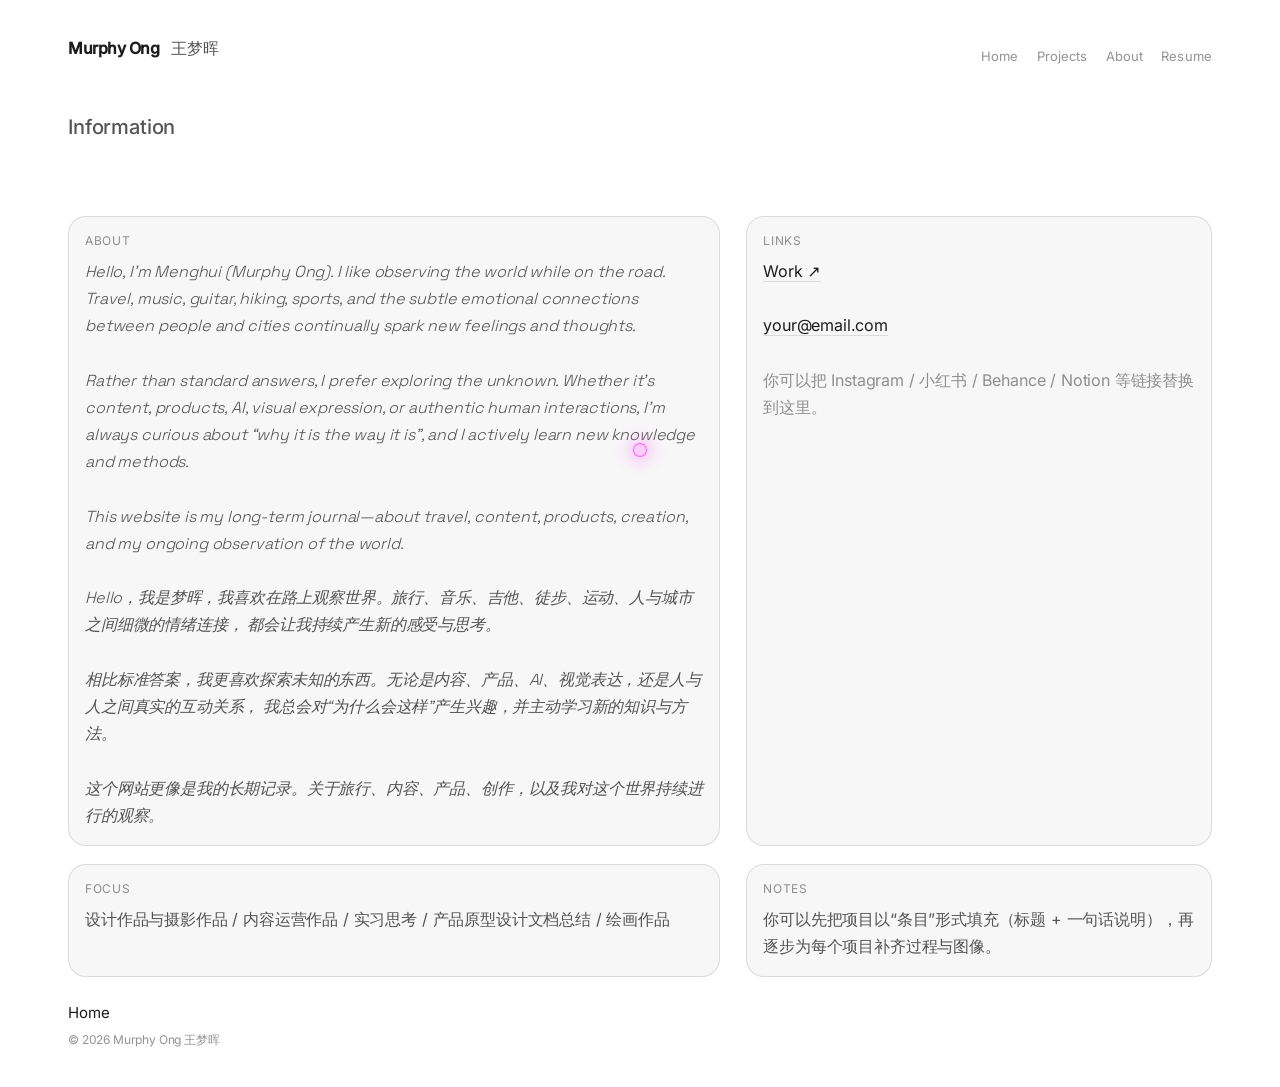
<file: info.html>
<!doctype html>
<html lang="zh-CN">
  <head>
    <meta charset="utf-8" />
    <meta name="viewport" content="width=device-width, initial-scale=1" />
    <title>Information — Murphy Ong 王梦晖</title>
    <meta name="description" content="Murphy Ong 王梦晖 — Information / 简介与联系" />
    <link rel="icon" href="./favicon.svg" type="image/svg+xml" />
    <link rel="stylesheet" href="./fonts.css?v=20260514_4" />
    <link rel="stylesheet" href="./styles.css?v=20260514_4" />
  </head>
  <body data-page="info">
    <div class="cursor" id="cursor" aria-hidden="true"></div>
    <div class="pageFade" id="pageFade" aria-hidden="true"></div>

    <main class="shell">
      <header class="top">
        <div class="brand">
          <a class="brandLink magnetic" href="./index.html" data-cursor="hover">
            <span class="brandEn">Murphy Ong</span>
            <span class="brandZh">王梦晖</span>
          </a>
        </div>
        <nav class="topNav" aria-label="Primary">
          <a class="magnetic" data-cursor="hover" href="./index.html">Home</a>
          <a class="magnetic" data-cursor="hover" href="./work.html">Projects</a>
          <a class="magnetic" data-cursor="hover" href="./index.html#about">About</a>
          <a class="magnetic" data-cursor="hover" href="./resume.html">Resume</a>
        </nav>
      </header>

      <div class="pageTitle">Information</div>
      <div class="hr"></div>

      <section class="projectGrid" aria-label="About cards">
        <div class="card">
          <div class="cardTitle">ABOUT</div>
          <p class="bioCopy">
            <span class="bioEn">
              Hello, I’m Menghui (Murphy Ong). I like observing the world while on the road.
              Travel, music, guitar, hiking, sports, and the subtle emotional connections between people and cities
              continually spark new feelings and thoughts.
              <br /><br />
              Rather than standard answers, I prefer exploring the unknown. Whether it’s content, products, AI,
              visual expression, or authentic human interactions, I’m always curious about “why it is the way it is”,
              and I actively learn new knowledge and methods.
              <br /><br />
              This website is my long-term journal—about travel, content, products, creation,
              and my ongoing observation of the world.
            </span>
            <br /><br />
            <span class="bioZh">
              Hello，我是梦晖，我喜欢在路上观察世界。旅行、音乐、吉他、徒步、运动、人与城市之间细微的情绪连接，
              都会让我持续产生新的感受与思考。
              <br /><br />
              相比标准答案，我更喜欢探索未知的东西。无论是内容、产品、AI、视觉表达，还是人与人之间真实的互动关系，
              我总会对“为什么会这样”产生兴趣，并主动学习新的知识与方法。
              <br /><br />
              这个网站更像是我的长期记录。关于旅行、内容、产品、创作，以及我对这个世界持续进行的观察。
            </span>
          </p>
        </div>

        <div class="card">
          <div class="cardTitle">LINKS</div>
          <p>
            <a class="magnetic" data-cursor="hover" href="./work.html">Work ↗</a>
            <br /><br />
            <a class="magnetic" data-cursor="hover" href="mailto:your@email.com">your@email.com</a>
            <br /><br />
            <span style="color: var(--dim)">你可以把 Instagram / 小红书 / Behance / Notion 等链接替换到这里。</span>
          </p>
        </div>

        <div class="card">
          <div class="cardTitle">FOCUS</div>
          <p>
            设计作品与摄影作品 / 内容运营作品 / 实习思考 / 产品原型设计文档总结 / 绘画作品
          </p>
        </div>

        <div class="card">
          <div class="cardTitle">NOTES</div>
          <p>
            你可以先把项目以“条目”形式填充（标题 + 一句话说明），再逐步为每个项目补齐过程与图像。
          </p>
        </div>
      </section>

      <footer class="footer">
        <a class="navItem magnetic" href="./index.html" data-cursor="hover">Home</a>
        <div style="height: 10px"></div>
        <span>© <span id="year"></span> Murphy Ong 王梦晖</span>
      </footer>
    </main>

    <script src="./projects.js?v=20260514_4"></script>
    <script src="./main.js?v=20260514_4"></script>
  </body>
</html>
</file>
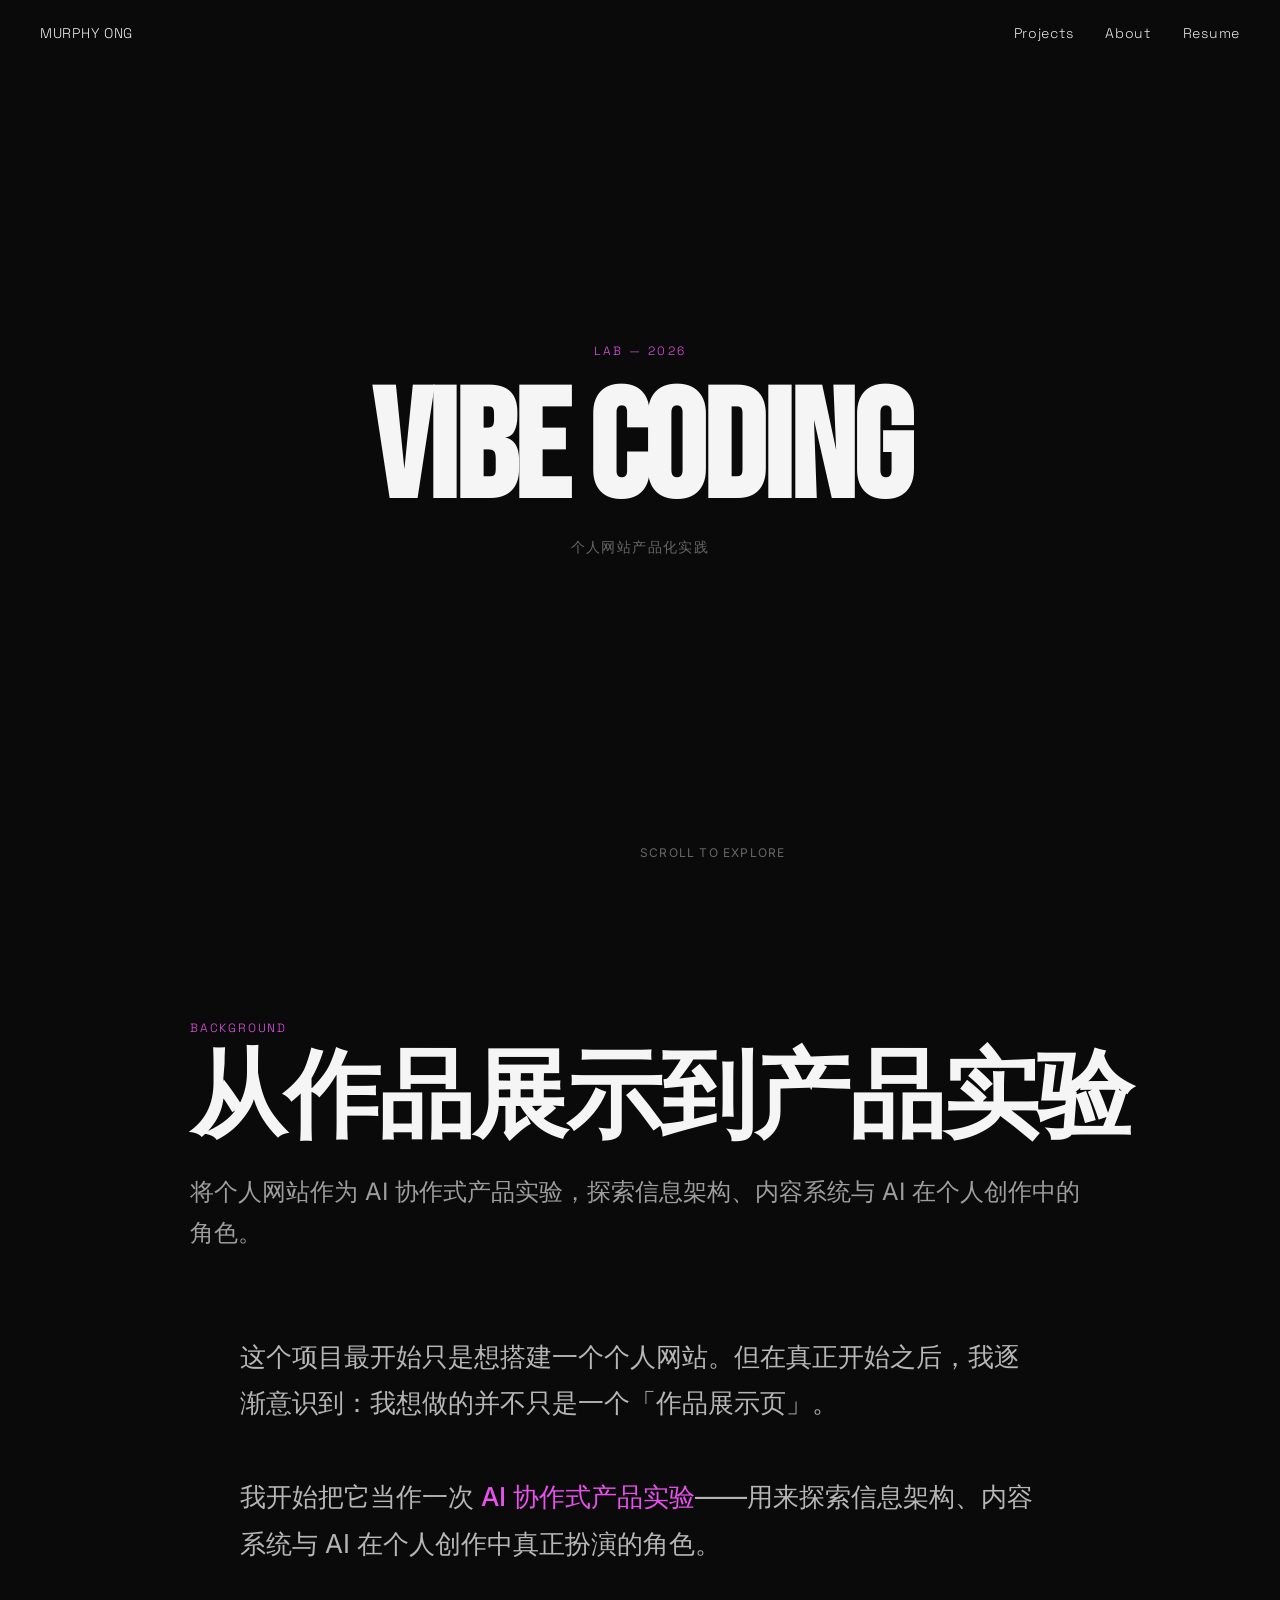
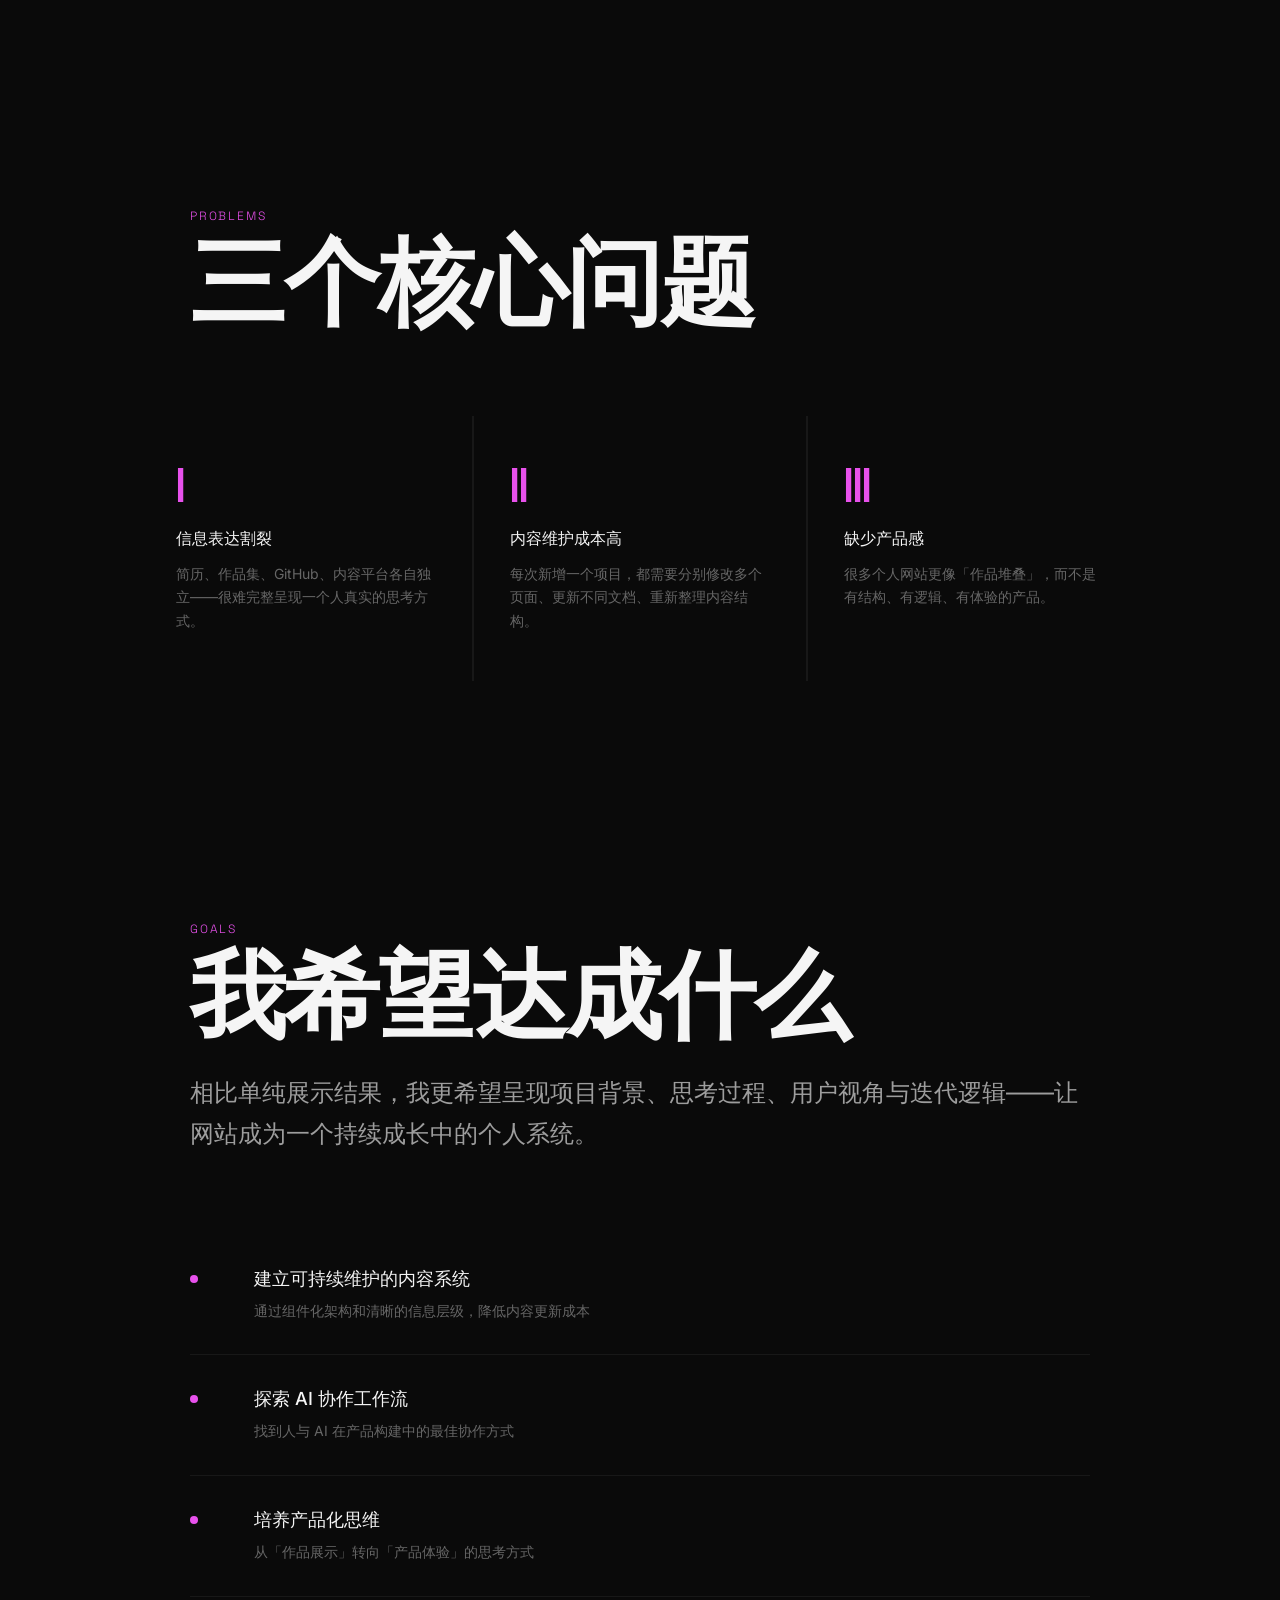
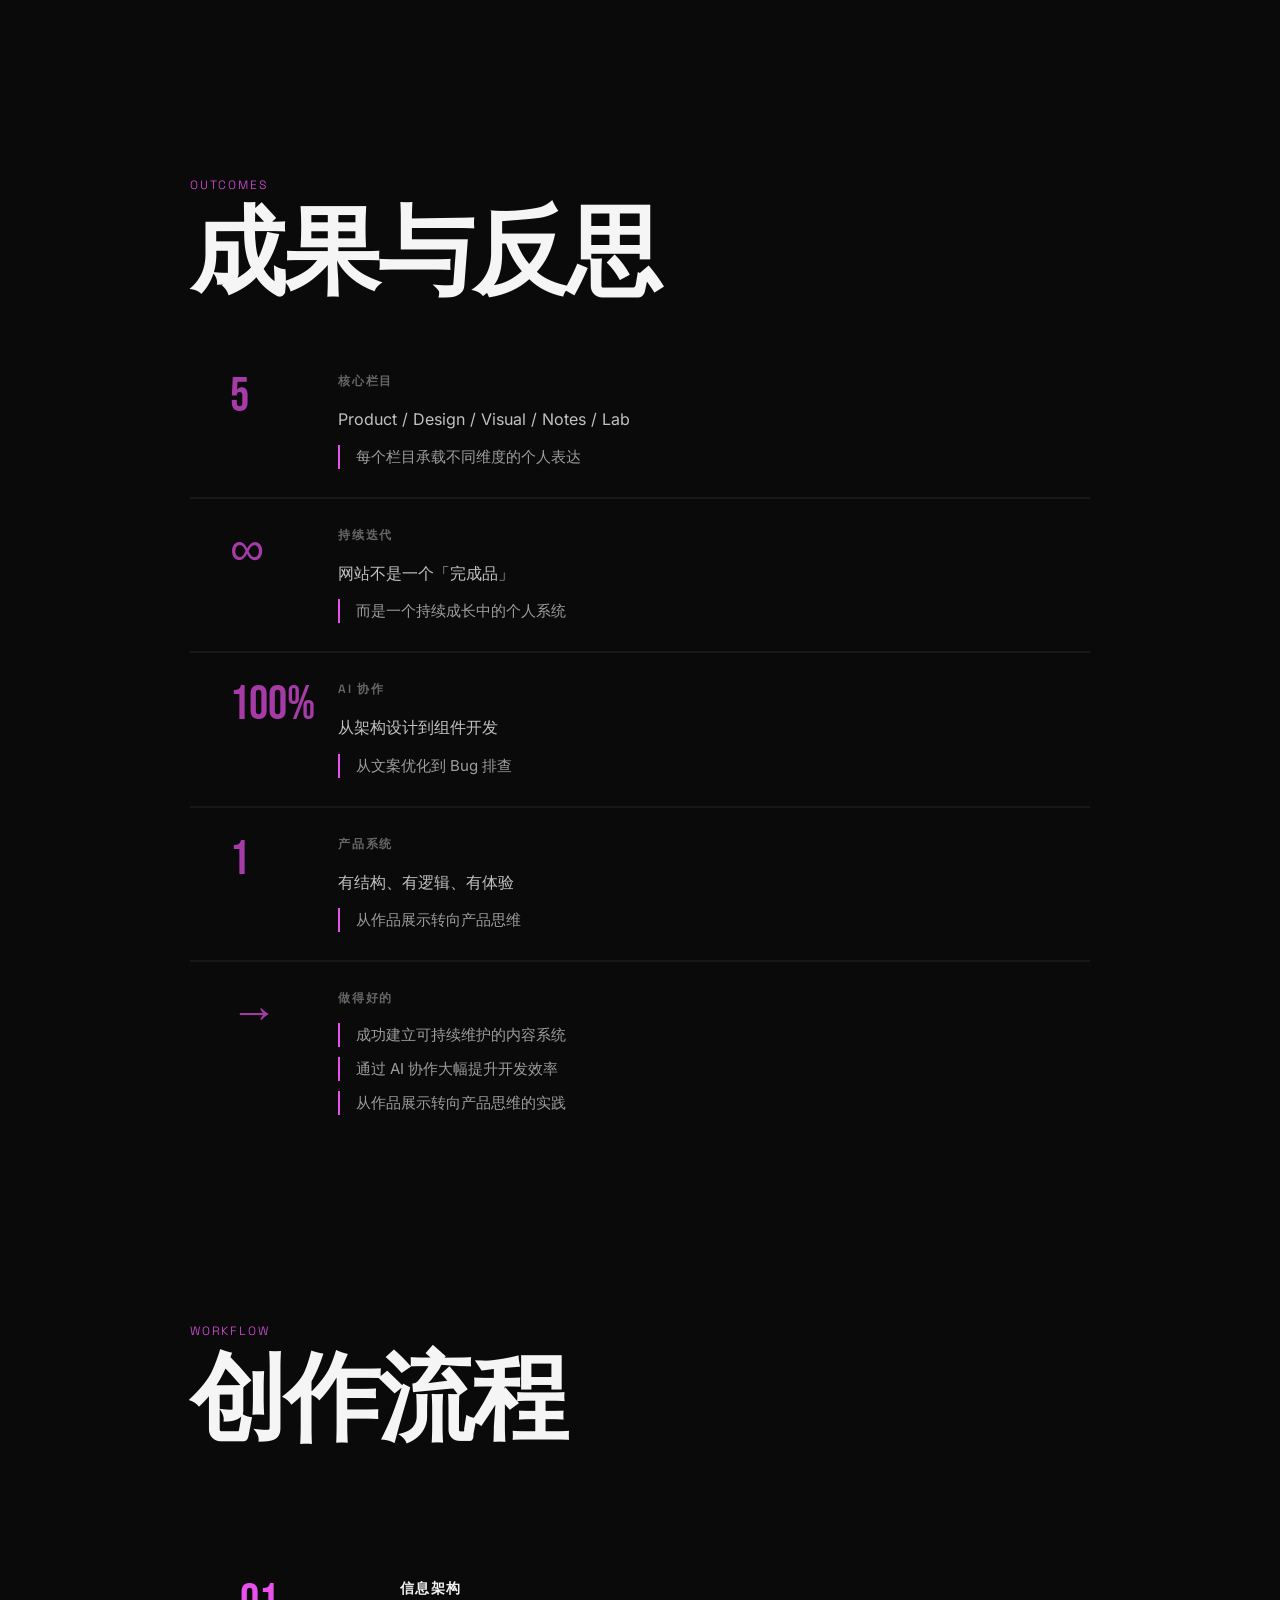
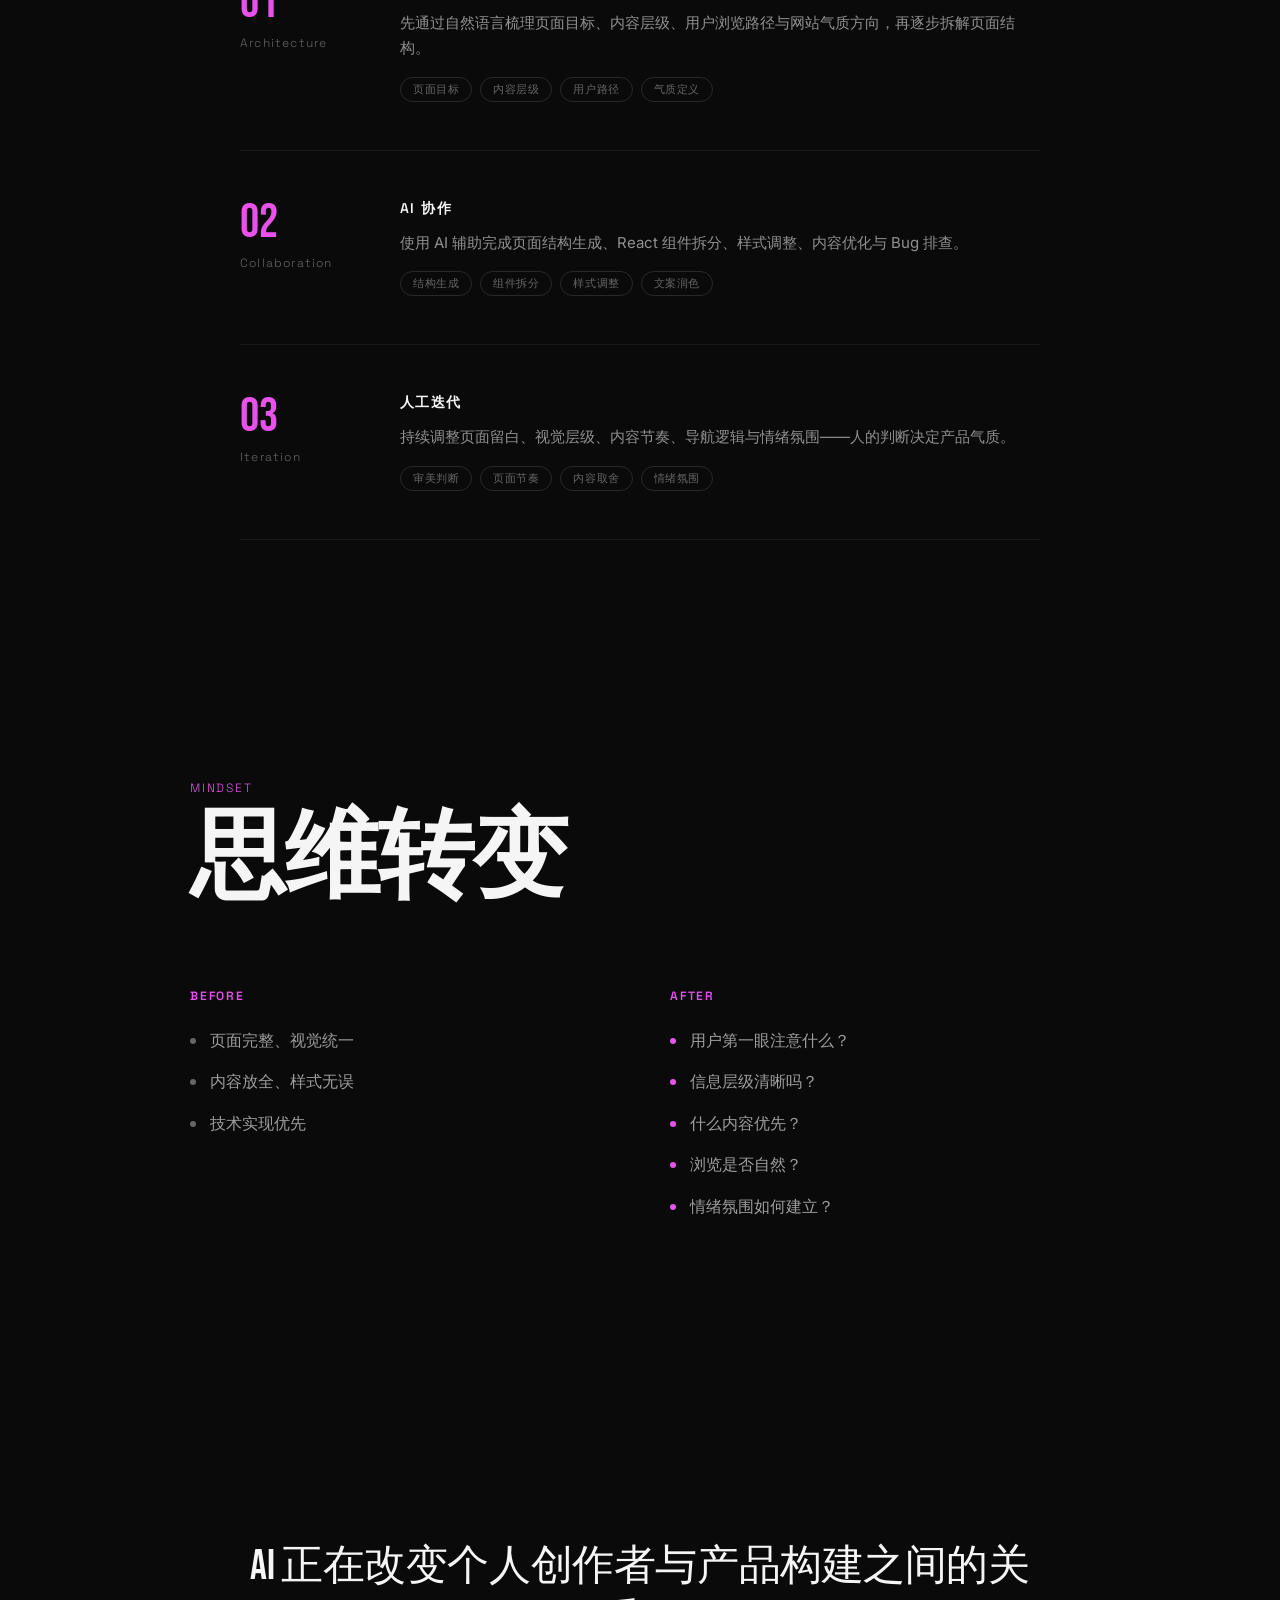
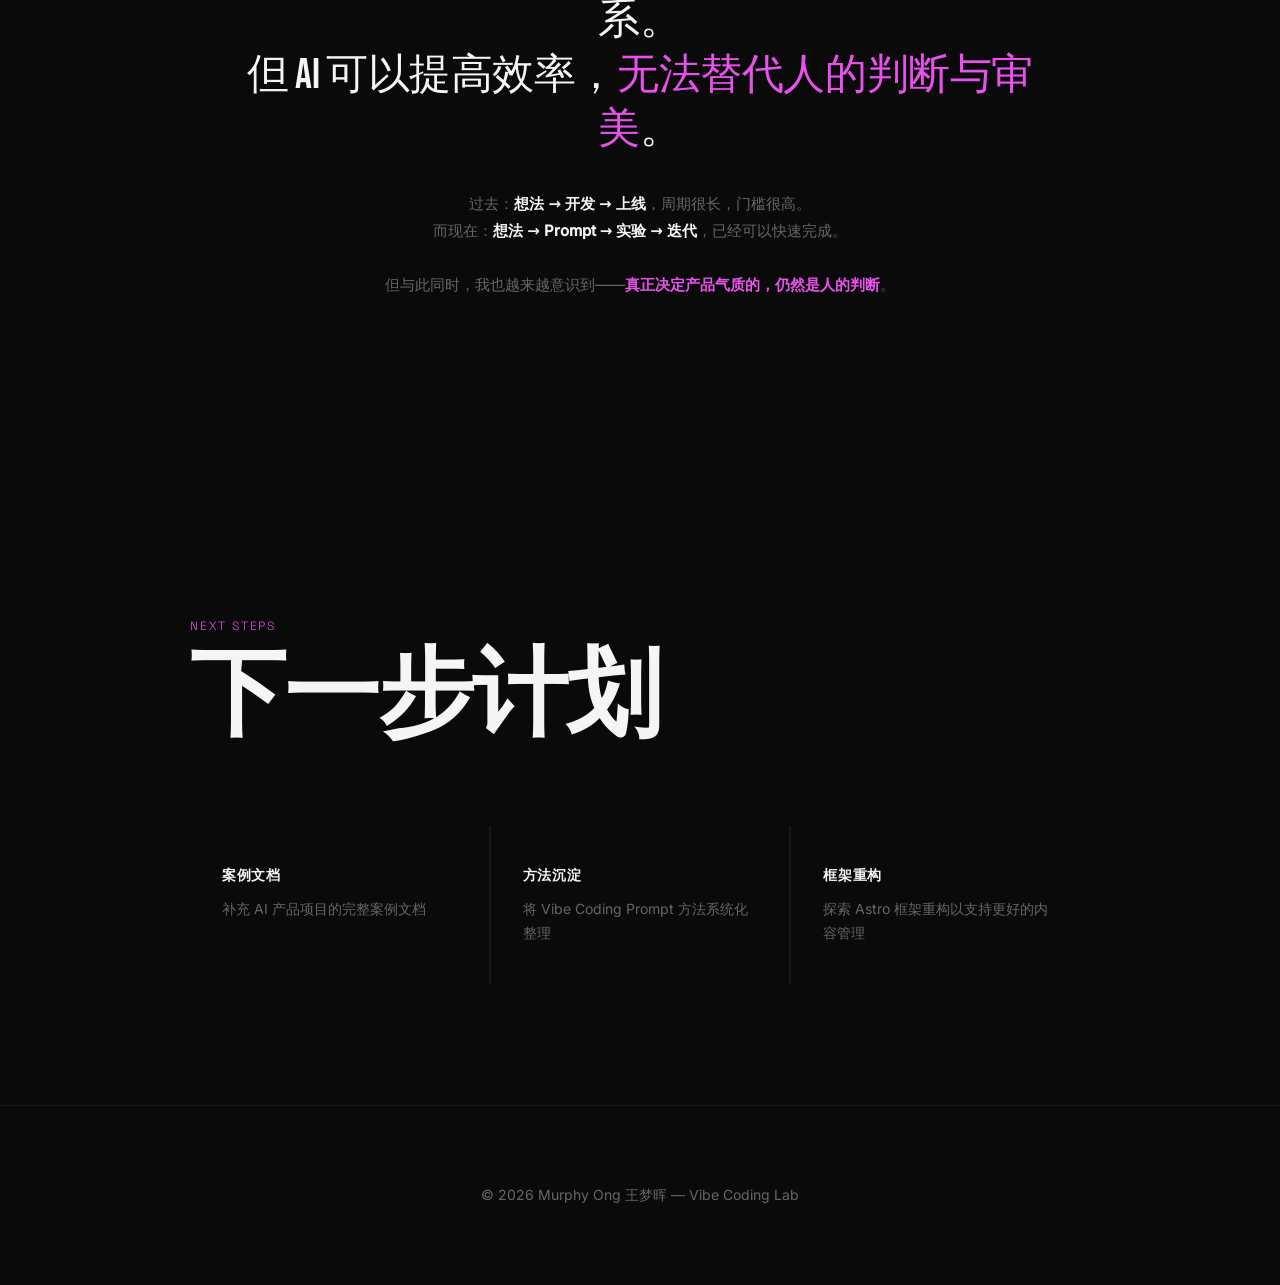
<file: lab.html>
<!doctype html>
<html lang="zh-CN">
  <head>
    <meta charset="utf-8" />
    <meta name="viewport" content="width=device-width, initial-scale=1" />
    <title>Vibe Coding — Murphy Ong 王梦晖</title>
    <meta name="description" content="个人网站产品化实践 — AI 协作式产品实验" />
    <link rel="icon" href="./favicon.svg" type="image/svg+xml" />
    <link rel="stylesheet" href="./fonts.css?v=20260514_4" />
    <style>
      :root {
        --bg: #0a0a0a;
        --fg: #f5f5f5;
        --muted: #666;
        --accent: #e851ec;
      }

      *, *::before, *::after { margin: 0; padding: 0; box-sizing: border-box; }
      html { scroll-behavior: smooth; }

      body {
        background: var(--bg);
        color: var(--fg);
        font-family: 'Inter', 'Noto Sans SC', system-ui, sans-serif;
        overflow-x: hidden;
      }

      /* ── Navigation ── */
      .l-nav {
        position: fixed;
        inset: 0 0 auto;
        z-index: 100;
        padding: 24px 40px;
        display: flex;
        justify-content: space-between;
        align-items: center;
        mix-blend-mode: difference;
      }

      .l-nav a {
        color: var(--fg);
        text-decoration: none;
        font-family: 'Space Grotesk', 'Inter', 'Noto Sans SC', system-ui, sans-serif;
        font-size: 14px;
        letter-spacing: .05em;
        transition: opacity .3s;
      }

      .l-nav a:hover { opacity: .6; }
      .l-nav-brand { font-weight: 500; }
      .l-nav-links { display: flex; gap: 32px; }

      /* ── Hero ── */
      .l-hero {
        height: 100vh;
        display: flex;
        flex-direction: column;
        justify-content: center;
        align-items: center;
        text-align: center;
        padding: 0 40px;
        position: relative;
      }

      .l-hero-year {
        font-family: 'Space Grotesk', 'Inter', 'Noto Sans SC', system-ui, sans-serif;
        font-size: 12px;
        letter-spacing: .2em;
        color: var(--accent);
        margin-bottom: 24px;
      }

      .l-hero-title {
        font-family: 'Bebas Neue', sans-serif;
        font-size: clamp(60px, 12vw, 160px);
        letter-spacing: -.02em;
        line-height: .9;
        margin-bottom: 16px;
      }

      .l-hero-sub {
        font-family: 'Space Grotesk', 'Inter', 'Noto Sans SC', system-ui, sans-serif;
        font-size: 14px;
        color: var(--muted);
        letter-spacing: .1em;
        text-transform: uppercase;
      }

      .l-hero-hint {
        position: absolute;
        bottom: 40px;
        left: 50%;
        font-size: 12px;
        color: var(--muted);
        letter-spacing: .1em;
        animation: lHint 2s infinite;
      }

      @keyframes lHint {
        0%, 100% { transform: translateX(-50%) translateY(0); }
        50%      { transform: translateX(-50%) translateY(-10px); }
      }

      /* ── Section Common ── */
      .l-section {
        padding: 120px 40px;
        position: relative;
      }

      .l-section-head {
        max-width: 900px;
        margin: 0 auto 80px;
      }

      .l-section--compact {
        padding-top: 60px;
        padding-bottom: 60px;
      }

      .l-section--compact .l-section-head {
        margin-bottom: 40px;
      }

      .l-section-label {
        font-family: 'Space Grotesk', 'Inter', 'Noto Sans SC', system-ui, sans-serif;
        font-size: 12px;
        color: var(--accent);
        letter-spacing: .15em;
        text-transform: uppercase;
        margin-bottom: 16px;
      }

      .l-section-title {
        font-family: 'Bebas Neue', sans-serif;
        font-size: clamp(48px, 8vw, 96px);
        line-height: 1;
        letter-spacing: -.02em;
        white-space: nowrap;
      }

      .l-section-desc {
        font-size: clamp(18px, 2.5vw, 24px);
        line-height: 1.7;
        color: rgba(255,255,255,.6);
        margin-top: 24px;
        font-weight: 300;
      }

      /* ── Intro Text ── */
      .l-intro {
        max-width: 800px;
        margin: 0 auto;
        font-size: clamp(18px, 2.5vw, 26px);
        line-height: 1.8;
        font-weight: 300;
        color: rgba(255,255,255,.7);
      }

      .l-intro strong {
        font-weight: 500;
        color: var(--accent);
      }

      /* ── Problems Grid ── */
      .l-problems {
        max-width: 1000px;
        margin: 0 auto;
        display: grid;
        grid-template-columns: repeat(3, 1fr);
        gap: 2px;
        background: rgba(255,255,255,.06);
      }

      .l-problem {
        background: var(--bg);
        padding: 48px 36px;
      }

      .l-problem-num {
        font-family: 'Bebas Neue', sans-serif;
        font-size: 48px;
        color: var(--accent);
        line-height: 1;
        margin-bottom: 16px;
      }

      .l-problem h4 {
        font-family: 'Space Grotesk', 'Inter', 'Noto Sans SC', system-ui, sans-serif;
        font-size: 16px;
        font-weight: 500;
        margin-bottom: 12px;
      }

      .l-problem p {
        font-size: 14px;
        line-height: 1.7;
        color: var(--muted);
      }

      /* ── Goals ── */
      .l-goals {
        max-width: 900px;
        margin: 0 auto;
        display: flex;
        flex-direction: column;
        gap: 0;
      }

      .l-goal {
        display: grid;
        grid-template-columns: 40px 1fr;
        gap: 24px;
        padding: 32px 0;
        border-bottom: 1px solid rgba(255,255,255,.06);
        align-items: start;
      }

      .l-goal-dot {
        width: 8px;
        height: 8px;
        border-radius: 50%;
        background: var(--accent);
        margin-top: 8px;
      }

      .l-goal h4 {
        font-size: 18px;
        font-weight: 500;
        margin-bottom: 8px;
      }

      .l-goal p {
        font-size: 14px;
        line-height: 1.7;
        color: var(--muted);
      }

      /* ── Outcomes Feed ── */
      .l-feed {
        max-width: 900px;
        margin: 0 auto;
        display: flex;
        flex-direction: column;
        gap: 2px;
        background: rgba(255,255,255,.06);
      }

      .l-feed-item {
        background: var(--bg);
        padding: 28px 40px;
        display: grid;
        grid-template-columns: 80px 1fr;
        gap: 28px;
        align-items: start;
        transition: all .4s ease;
        cursor: default;
      }

      .l-feed-item:hover {
        background: rgba(255,255,255,.02);
      }

      .l-feed-num {
        font-family: 'Bebas Neue', sans-serif;
        font-size: 48px;
        color: var(--accent);
        line-height: 1;
        opacity: .7;
      }

      .l-feed-body h4 {
        font-family: 'Space Grotesk', 'Inter', 'Noto Sans SC', system-ui, sans-serif;
        font-size: 12px;
        letter-spacing: .15em;
        text-transform: uppercase;
        color: var(--muted);
        margin-bottom: 16px;
      }

      .l-feed-body p {
        font-size: 16px;
        line-height: 1.7;
        color: rgba(255,255,255,.75);
      }

      .l-feed-body ul {
        list-style: none;
        display: flex;
        flex-direction: column;
        gap: 10px;
        margin-top: 12px;
      }

      .l-feed-body li {
        font-size: 15px;
        line-height: 1.6;
        color: rgba(255,255,255,.6);
        padding-left: 16px;
        border-left: 2px solid var(--accent);
      }

      /* ── Workflow Timeline ── */
      .l-timeline {
        max-width: 800px;
        margin: 0 auto;
        display: flex;
        flex-direction: column;
        gap: 0;
      }

      .l-tl-item {
        display: grid;
        grid-template-columns: 120px 1fr;
        gap: 40px;
        padding: 48px 0;
        border-bottom: 1px solid rgba(255,255,255,.06);
      }

      .l-tl-num {
        font-family: 'Bebas Neue', sans-serif;
        font-size: 48px;
        color: var(--accent);
        line-height: 1;
      }

      .l-tl-sub {
        font-family: 'Space Grotesk', 'Inter', 'Noto Sans SC', system-ui, sans-serif;
        font-size: 12px;
        letter-spacing: .1em;
        color: var(--muted);
        margin-top: 8px;
      }

      .l-tl-body h4 {
        font-family: 'Space Grotesk', 'Inter', 'Noto Sans SC', system-ui, sans-serif;
        font-size: 14px;
        letter-spacing: .1em;
        text-transform: uppercase;
        margin-bottom: 12px;
      }

      .l-tl-body p {
        font-size: 15px;
        line-height: 1.7;
        color: rgba(255,255,255,.55);
        margin-bottom: 16px;
      }

      .l-tl-tags {
        display: flex;
        flex-wrap: wrap;
        gap: 8px;
      }

      .l-tl-tag {
        font-family: 'Space Grotesk', 'Inter', 'Noto Sans SC', system-ui, sans-serif;
        font-size: 11px;
        letter-spacing: .05em;
        padding: 4px 12px;
        border: 1px solid rgba(255,255,255,.12);
        border-radius: 20px;
        color: var(--muted);
      }

      /* ── Mindset ── */
      .l-mindset {
        max-width: 900px;
        margin: 0 auto;
        display: grid;
        grid-template-columns: 1fr 1fr;
        gap: 60px;
      }

      .l-mindset-col h4 {
        font-family: 'Space Grotesk', 'Inter', 'Noto Sans SC', system-ui, sans-serif;
        font-size: 12px;
        letter-spacing: .15em;
        text-transform: uppercase;
        color: var(--accent);
        margin-bottom: 24px;
      }

      .l-mindset-col ul {
        list-style: none;
        display: flex;
        flex-direction: column;
        gap: 16px;
      }

      .l-mindset-col li {
        font-size: 16px;
        line-height: 1.6;
        color: rgba(255,255,255,.6);
        padding-left: 20px;
        position: relative;
      }

      .l-mindset-col li::before {
        content: '';
        position: absolute;
        left: 0;
        top: 10px;
        width: 6px;
        height: 6px;
        border-radius: 50%;
        background: var(--muted);
      }

      .l-mindset-col.after li::before {
        background: var(--accent);
      }

      /* ── Quote ── */
      .l-quote {
        max-width: 800px;
        margin: 0 auto;
        text-align: center;
        padding: 80px 0;
      }

      .l-quote blockquote {
        font-family: 'Bebas Neue', sans-serif;
        font-size: clamp(24px, 4vw, 42px);
        line-height: 1.3;
        letter-spacing: -.01em;
        color: var(--fg);
        margin-bottom: 32px;
      }

      .l-quote blockquote em {
        font-style: normal;
        color: var(--accent);
      }

      .l-quote p {
        font-size: 15px;
        line-height: 1.8;
        color: var(--muted);
      }

      /* ── Next Steps ── */
      .l-next {
        max-width: 900px;
        margin: 0 auto;
        display: grid;
        grid-template-columns: repeat(3, 1fr);
        gap: 2px;
        background: rgba(255,255,255,.06);
      }

      .l-next-item {
        background: var(--bg);
        padding: 40px 32px;
      }

      .l-next-item h4 {
        font-family: 'Space Grotesk', 'Inter', 'Noto Sans SC', system-ui, sans-serif;
        font-size: 14px;
        letter-spacing: .05em;
        margin-bottom: 12px;
      }

      .l-next-item p {
        font-size: 14px;
        line-height: 1.7;
        color: var(--muted);
      }

      /* ── Footer ── */
      .l-footer {
        padding: 80px 40px;
        text-align: center;
        border-top: 1px solid rgba(255,255,255,.06);
        font-size: 14px;
        color: var(--muted);
      }

      /* ── Scroll Reveal ── */
      .l-section-head,
      .l-intro,
      .l-problems,
      .l-goals,
      .l-feed,
      .l-timeline,
      .l-mindset,
      .l-quote,
      .l-next {
        opacity: 0;
        transform: translateY(40px);
        transition: opacity .8s ease, transform .8s cubic-bezier(.16,1,.3,1);
      }

      .l-section-head.revealed,
      .l-intro.revealed,
      .l-problems.revealed,
      .l-goals.revealed,
      .l-feed.revealed,
      .l-timeline.revealed,
      .l-mindset.revealed,
      .l-quote.revealed,
      .l-next.revealed {
        opacity: 1;
        transform: translateY(0);
      }

      /* Feed items stagger */
      .l-feed-item {
        opacity: 0;
        transform: translateY(30px);
        transition: opacity .6s ease, transform .6s cubic-bezier(.16,1,.3,1), background .4s ease;
      }

      .l-feed-item.revealed {
        opacity: 1;
        transform: translateY(0);
      }

      .l-feed-item:nth-child(1) { transition-delay: 0s; }
      .l-feed-item:nth-child(2) { transition-delay: .08s; }
      .l-feed-item:nth-child(3) { transition-delay: .16s; }
      .l-feed-item:nth-child(4) { transition-delay: .24s; }
      .l-feed-item:nth-child(5) { transition-delay: .32s; }

      /* Problem items stagger */
      .l-problem {
        opacity: 0;
        transform: translateY(20px);
        transition: opacity .6s ease, transform .6s ease;
      }

      .l-problem.revealed {
        opacity: 1;
        transform: translateY(0);
      }

      .l-problem:nth-child(1) { transition-delay: 0s; }
      .l-problem:nth-child(2) { transition-delay: .1s; }
      .l-problem:nth-child(3) { transition-delay: .2s; }

      /* Goal items stagger */
      .l-goal {
        opacity: 0;
        transform: translateX(-20px);
        transition: opacity .6s ease, transform .6s cubic-bezier(.16,1,.3,1);
      }

      .l-goal.revealed {
        opacity: 1;
        transform: translateX(0);
      }

      .l-goal:nth-child(1) { transition-delay: 0s; }
      .l-goal:nth-child(2) { transition-delay: .1s; }
      .l-goal:nth-child(3) { transition-delay: .2s; }

      /* Mindset columns */
      .l-mindset-col {
        opacity: 0;
        transform: translateY(30px);
        transition: opacity .8s ease, transform .8s ease;
      }

      .l-mindset-col.revealed {
        opacity: 1;
        transform: translateY(0);
      }

      .l-mindset-col:nth-child(2) { transition-delay: .15s; }

      /* Next items stagger */
      .l-next-item {
        opacity: 0;
        transform: translateY(20px);
        transition: opacity .6s ease, transform .6s ease;
      }

      .l-next-item.revealed {
        opacity: 1;
        transform: translateY(0);
      }

      .l-next-item:nth-child(1) { transition-delay: 0s; }
      .l-next-item:nth-child(2) { transition-delay: .1s; }
      .l-next-item:nth-child(3) { transition-delay: .2s; }

      /* ── Responsive ── */
      @media (max-width: 768px) {
        .l-nav { padding: 16px 20px; }
        .l-nav-links { gap: 20px; }
        .l-section { padding: 80px 20px; }
        .l-problems { grid-template-columns: 1fr; }
        .l-mindset { grid-template-columns: 1fr; gap: 40px; }
        .l-next { grid-template-columns: 1fr; }
        .l-feed-item { grid-template-columns: 60px 1fr; gap: 20px; padding: 32px 20px; }
        .l-feed-num { font-size: 40px; }
        .l-tl-item { grid-template-columns: 60px 1fr; gap: 20px; }
        .l-tl-num { font-size: 32px; }
      }
    </style>
  </head>
  <body>
    <!-- Navigation -->
    <nav class="l-nav">
      <a href="./index.html" class="l-nav-brand">MURPHY ONG</a>
      <div class="l-nav-links">
        <a href="./work.html">Projects</a>
        <a href="./index.html#about">About</a>
        <a href="./resume.html">Resume</a>
      </div>
    </nav>

    <!-- Hero -->
    <section class="l-hero">
      <div class="l-hero-year">LAB — 2026</div>
      <h1 class="l-hero-title">VIBE CODING</h1>
      <p class="l-hero-sub">个人网站产品化实践</p>
      <div class="l-hero-hint">SCROLL TO EXPLORE</div>
    </section>

    <!-- Background -->
    <section class="l-section">
      <div class="l-section-head">
        <div class="l-section-label">Background</div>
        <h2 class="l-section-title">从作品展示到产品实验</h2>
        <p class="l-section-desc">将个人网站作为 AI 协作式产品实验，探索信息架构、内容系统与 AI 在个人创作中的角色。</p>
      </div>
      <div class="l-intro">
        <p>这个项目最开始只是想搭建一个个人网站。但在真正开始之后，我逐渐意识到：我想做的并不只是一个「作品展示页」。</p>
        <br>
        <p>我开始把它当作一次 <strong>AI 协作式产品实验</strong>——用来探索信息架构、内容系统与 AI 在个人创作中真正扮演的角色。</p>
      </div>
    </section>

    <!-- Problems -->
    <section class="l-section">
      <div class="l-section-head">
        <div class="l-section-label">Problems</div>
        <h2 class="l-section-title">三个核心问题</h2>
      </div>
      <div class="l-problems">
        <div class="l-problem">
          <div class="l-problem-num">I</div>
          <h4>信息表达割裂</h4>
          <p>简历、作品集、GitHub、内容平台各自独立——很难完整呈现一个人真实的思考方式。</p>
        </div>
        <div class="l-problem">
          <div class="l-problem-num">II</div>
          <h4>内容维护成本高</h4>
          <p>每次新增一个项目，都需要分别修改多个页面、更新不同文档、重新整理内容结构。</p>
        </div>
        <div class="l-problem">
          <div class="l-problem-num">III</div>
          <h4>缺少产品感</h4>
          <p>很多个人网站更像「作品堆叠」，而不是有结构、有逻辑、有体验的产品。</p>
        </div>
      </div>
    </section>

    <!-- Goals -->
    <section class="l-section">
      <div class="l-section-head">
        <div class="l-section-label">Goals</div>
        <h2 class="l-section-title">我希望达成什么</h2>
        <p class="l-section-desc">相比单纯展示结果，我更希望呈现项目背景、思考过程、用户视角与迭代逻辑——让网站成为一个持续成长中的个人系统。</p>
      </div>
      <div class="l-goals">
        <div class="l-goal">
          <div class="l-goal-dot"></div>
          <div>
            <h4>建立可持续维护的内容系统</h4>
            <p>通过组件化架构和清晰的信息层级，降低内容更新成本</p>
          </div>
        </div>
        <div class="l-goal">
          <div class="l-goal-dot"></div>
          <div>
            <h4>探索 AI 协作工作流</h4>
            <p>找到人与 AI 在产品构建中的最佳协作方式</p>
          </div>
        </div>
        <div class="l-goal">
          <div class="l-goal-dot"></div>
          <div>
            <h4>培养产品化思维</h4>
            <p>从「作品展示」转向「产品体验」的思考方式</p>
          </div>
        </div>
      </div>
    </section>

    <!-- Outcomes - Feed -->
    <section class="l-section l-section--compact">
      <div class="l-section-head">
        <div class="l-section-label">Outcomes</div>
        <h2 class="l-section-title">成果与反思</h2>
      </div>
      <div class="l-feed">
        <div class="l-feed-item">
          <div class="l-feed-num">5</div>
          <div class="l-feed-body">
            <h4>核心栏目</h4>
            <p>Product / Design / Visual / Notes / Lab</p>
            <ul>
              <li>每个栏目承载不同维度的个人表达</li>
            </ul>
          </div>
        </div>
        <div class="l-feed-item">
          <div class="l-feed-num">∞</div>
          <div class="l-feed-body">
            <h4>持续迭代</h4>
            <p>网站不是一个「完成品」</p>
            <ul>
              <li>而是一个持续成长中的个人系统</li>
            </ul>
          </div>
        </div>
        <div class="l-feed-item">
          <div class="l-feed-num">100%</div>
          <div class="l-feed-body">
            <h4>AI 协作</h4>
            <p>从架构设计到组件开发</p>
            <ul>
              <li>从文案优化到 Bug 排查</li>
            </ul>
          </div>
        </div>
        <div class="l-feed-item">
          <div class="l-feed-num">1</div>
          <div class="l-feed-body">
            <h4>产品系统</h4>
            <p>有结构、有逻辑、有体验</p>
            <ul>
              <li>从作品展示转向产品思维</li>
            </ul>
          </div>
        </div>
        <div class="l-feed-item">
          <div class="l-feed-num">→</div>
          <div class="l-feed-body">
            <h4>做得好的</h4>
            <ul>
              <li>成功建立可持续维护的内容系统</li>
              <li>通过 AI 协作大幅提升开发效率</li>
              <li>从作品展示转向产品思维的实践</li>
            </ul>
          </div>
        </div>
      </div>
    </section>

    <!-- Workflow Timeline -->
    <section class="l-section">
      <div class="l-section-head">
        <div class="l-section-label">Workflow</div>
        <h2 class="l-section-title">创作流程</h2>
      </div>
      <div class="l-timeline">
        <div class="l-tl-item">
          <div>
            <div class="l-tl-num">01</div>
            <div class="l-tl-sub">Architecture</div>
          </div>
          <div class="l-tl-body">
            <h4>信息架构</h4>
            <p>先通过自然语言梳理页面目标、内容层级、用户浏览路径与网站气质方向，再逐步拆解页面结构。</p>
            <div class="l-tl-tags">
              <span class="l-tl-tag">页面目标</span>
              <span class="l-tl-tag">内容层级</span>
              <span class="l-tl-tag">用户路径</span>
              <span class="l-tl-tag">气质定义</span>
            </div>
          </div>
        </div>
        <div class="l-tl-item">
          <div>
            <div class="l-tl-num">02</div>
            <div class="l-tl-sub">Collaboration</div>
          </div>
          <div class="l-tl-body">
            <h4>AI 协作</h4>
            <p>使用 AI 辅助完成页面结构生成、React 组件拆分、样式调整、内容优化与 Bug 排查。</p>
            <div class="l-tl-tags">
              <span class="l-tl-tag">结构生成</span>
              <span class="l-tl-tag">组件拆分</span>
              <span class="l-tl-tag">样式调整</span>
              <span class="l-tl-tag">文案润色</span>
            </div>
          </div>
        </div>
        <div class="l-tl-item">
          <div>
            <div class="l-tl-num">03</div>
            <div class="l-tl-sub">Iteration</div>
          </div>
          <div class="l-tl-body">
            <h4>人工迭代</h4>
            <p>持续调整页面留白、视觉层级、内容节奏、导航逻辑与情绪氛围——人的判断决定产品气质。</p>
            <div class="l-tl-tags">
              <span class="l-tl-tag">审美判断</span>
              <span class="l-tl-tag">页面节奏</span>
              <span class="l-tl-tag">内容取舍</span>
              <span class="l-tl-tag">情绪氛围</span>
            </div>
          </div>
        </div>
      </div>
    </section>

    <!-- Mindset -->
    <section class="l-section">
      <div class="l-section-head">
        <div class="l-section-label">Mindset</div>
        <h2 class="l-section-title">思维转变</h2>
      </div>
      <div class="l-mindset">
        <div class="l-mindset-col before">
          <h4>Before</h4>
          <ul>
            <li>页面完整、视觉统一</li>
            <li>内容放全、样式无误</li>
            <li>技术实现优先</li>
          </ul>
        </div>
        <div class="l-mindset-col after">
          <h4>After</h4>
          <ul>
            <li>用户第一眼注意什么？</li>
            <li>信息层级清晰吗？</li>
            <li>什么内容优先？</li>
            <li>浏览是否自然？</li>
            <li>情绪氛围如何建立？</li>
          </ul>
        </div>
      </div>
    </section>

    <!-- Reflection Quote -->
    <section class="l-section">
      <div class="l-quote">
        <blockquote>
          AI 正在改变个人创作者与产品构建之间的关系。<br>但 AI 可以提高效率，<em>无法替代人的判断与审美</em>。
        </blockquote>
        <p>
          过去：<strong style="color:var(--fg)">想法 → 开发 → 上线</strong>，周期很长，门槛很高。<br>
          而现在：<strong style="color:var(--fg)">想法 → Prompt → 实验 → 迭代</strong>，已经可以快速完成。<br><br>
          但与此同时，我也越来越意识到——<strong style="color:var(--accent)">真正决定产品气质的，仍然是人的判断</strong>。
        </p>
      </div>
    </section>

    <!-- Next Steps -->
    <section class="l-section">
      <div class="l-section-head">
        <div class="l-section-label">Next Steps</div>
        <h2 class="l-section-title">下一步计划</h2>
      </div>
      <div class="l-next">
        <div class="l-next-item">
          <h4>案例文档</h4>
          <p>补充 AI 产品项目的完整案例文档</p>
        </div>
        <div class="l-next-item">
          <h4>方法沉淀</h4>
          <p>将 Vibe Coding Prompt 方法系统化整理</p>
        </div>
        <div class="l-next-item">
          <h4>框架重构</h4>
          <p>探索 Astro 框架重构以支持更好的内容管理</p>
        </div>
      </div>
    </section>

    <!-- Footer -->
    <footer class="l-footer">© 2026 Murphy Ong 王梦晖 — Vibe Coding Lab</footer>

    <script>
    (() => {
      /* ── Scroll Reveal ── */
      const io = new IntersectionObserver(entries => {
        entries.forEach(en => {
          if (en.isIntersecting) en.target.classList.add('revealed');
        });
      }, { threshold: .1 });

      const revealSelectors = '.l-section-head, .l-intro, .l-problems, .l-goals, .l-feed, .l-timeline, .l-mindset, .l-quote, .l-next, .l-feed-item, .l-problem, .l-goal, .l-mindset-col, .l-next-item';
      document.querySelectorAll(revealSelectors).forEach(el => io.observe(el));
    })();
    </script>
  </body>
</html>
</file>
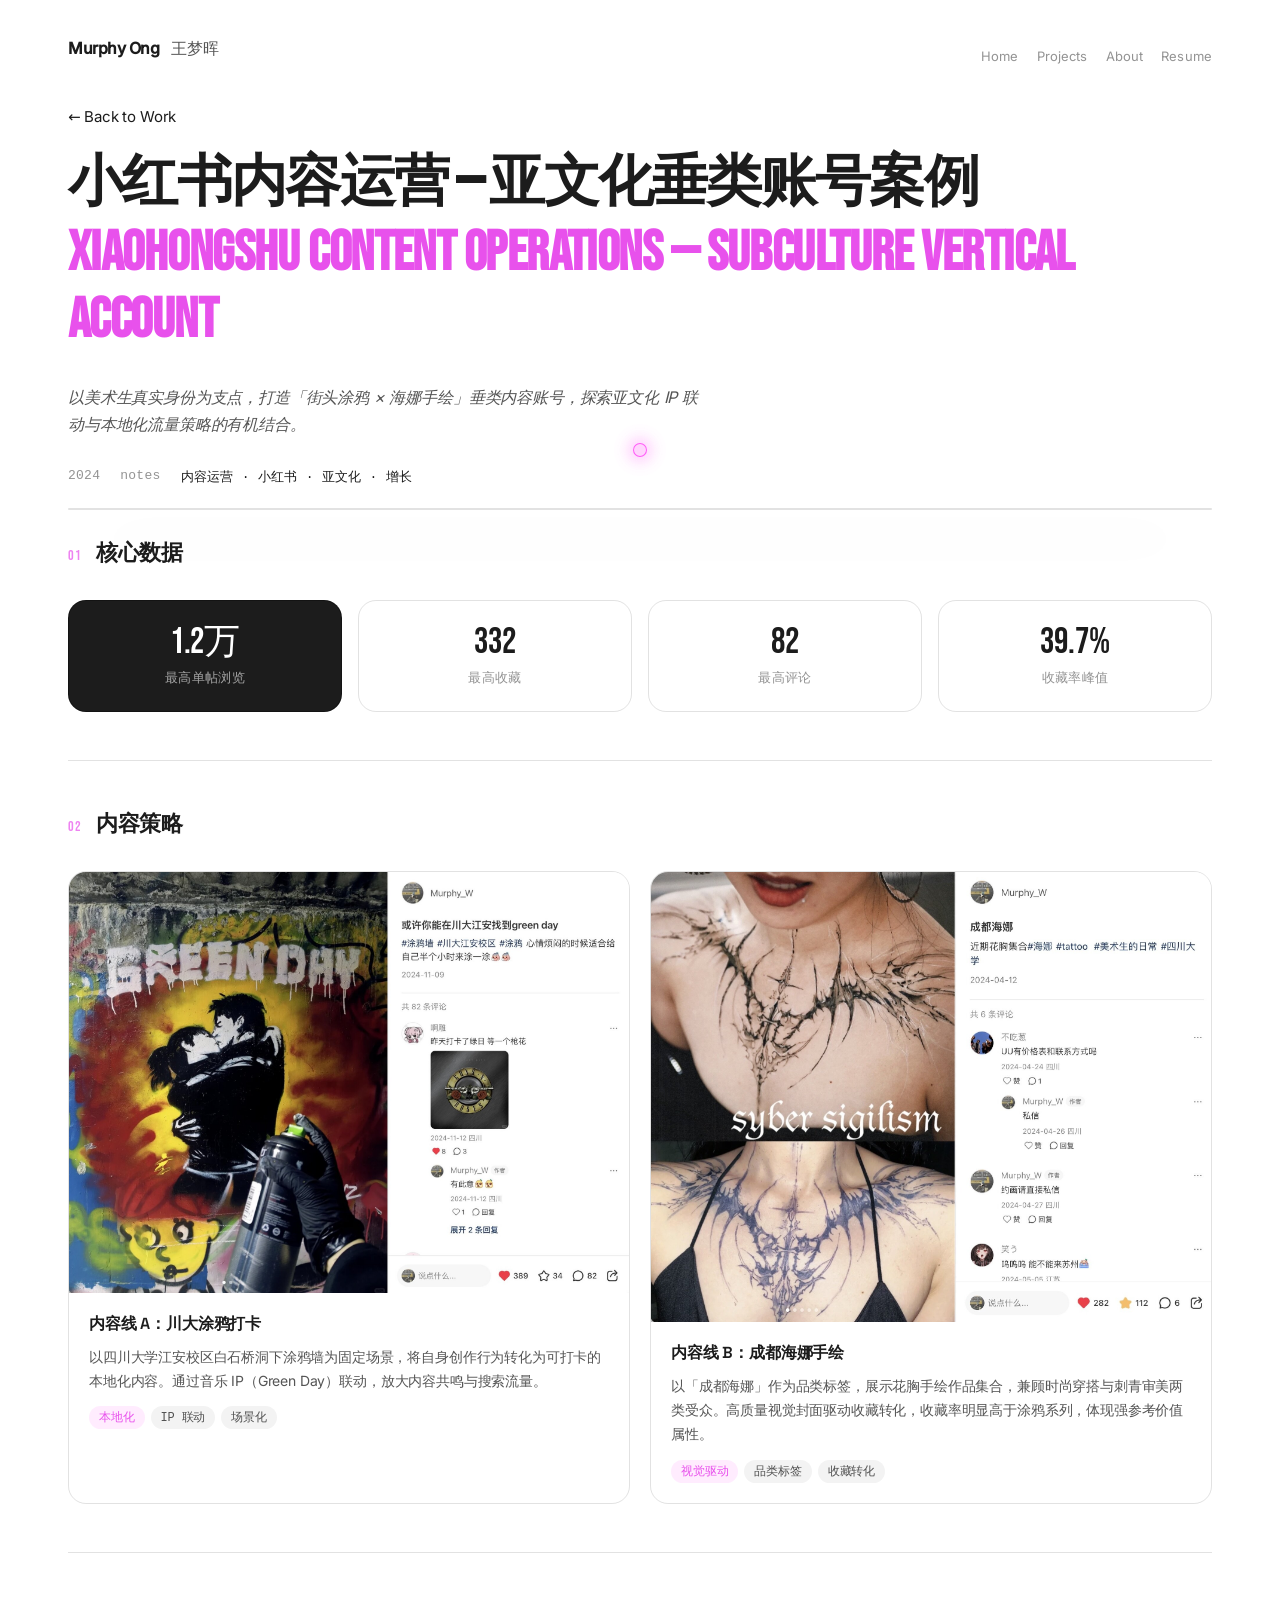
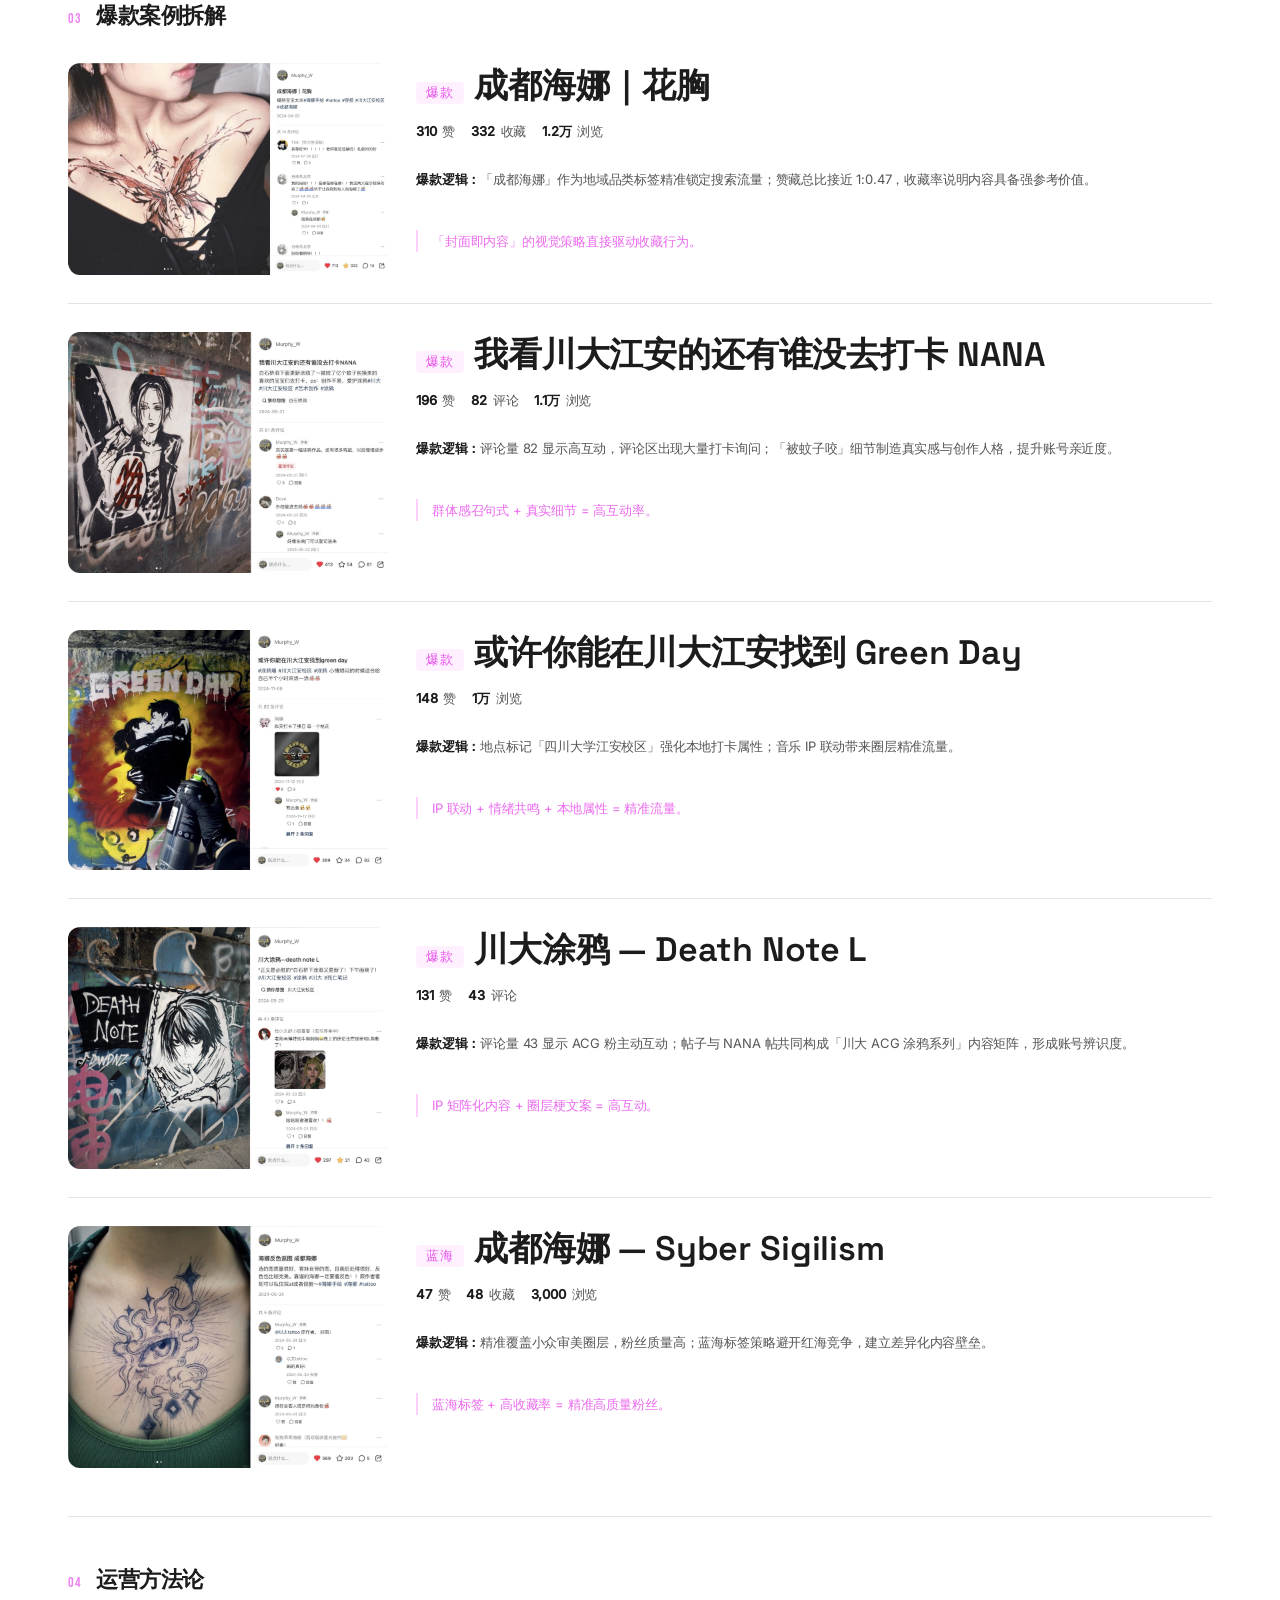
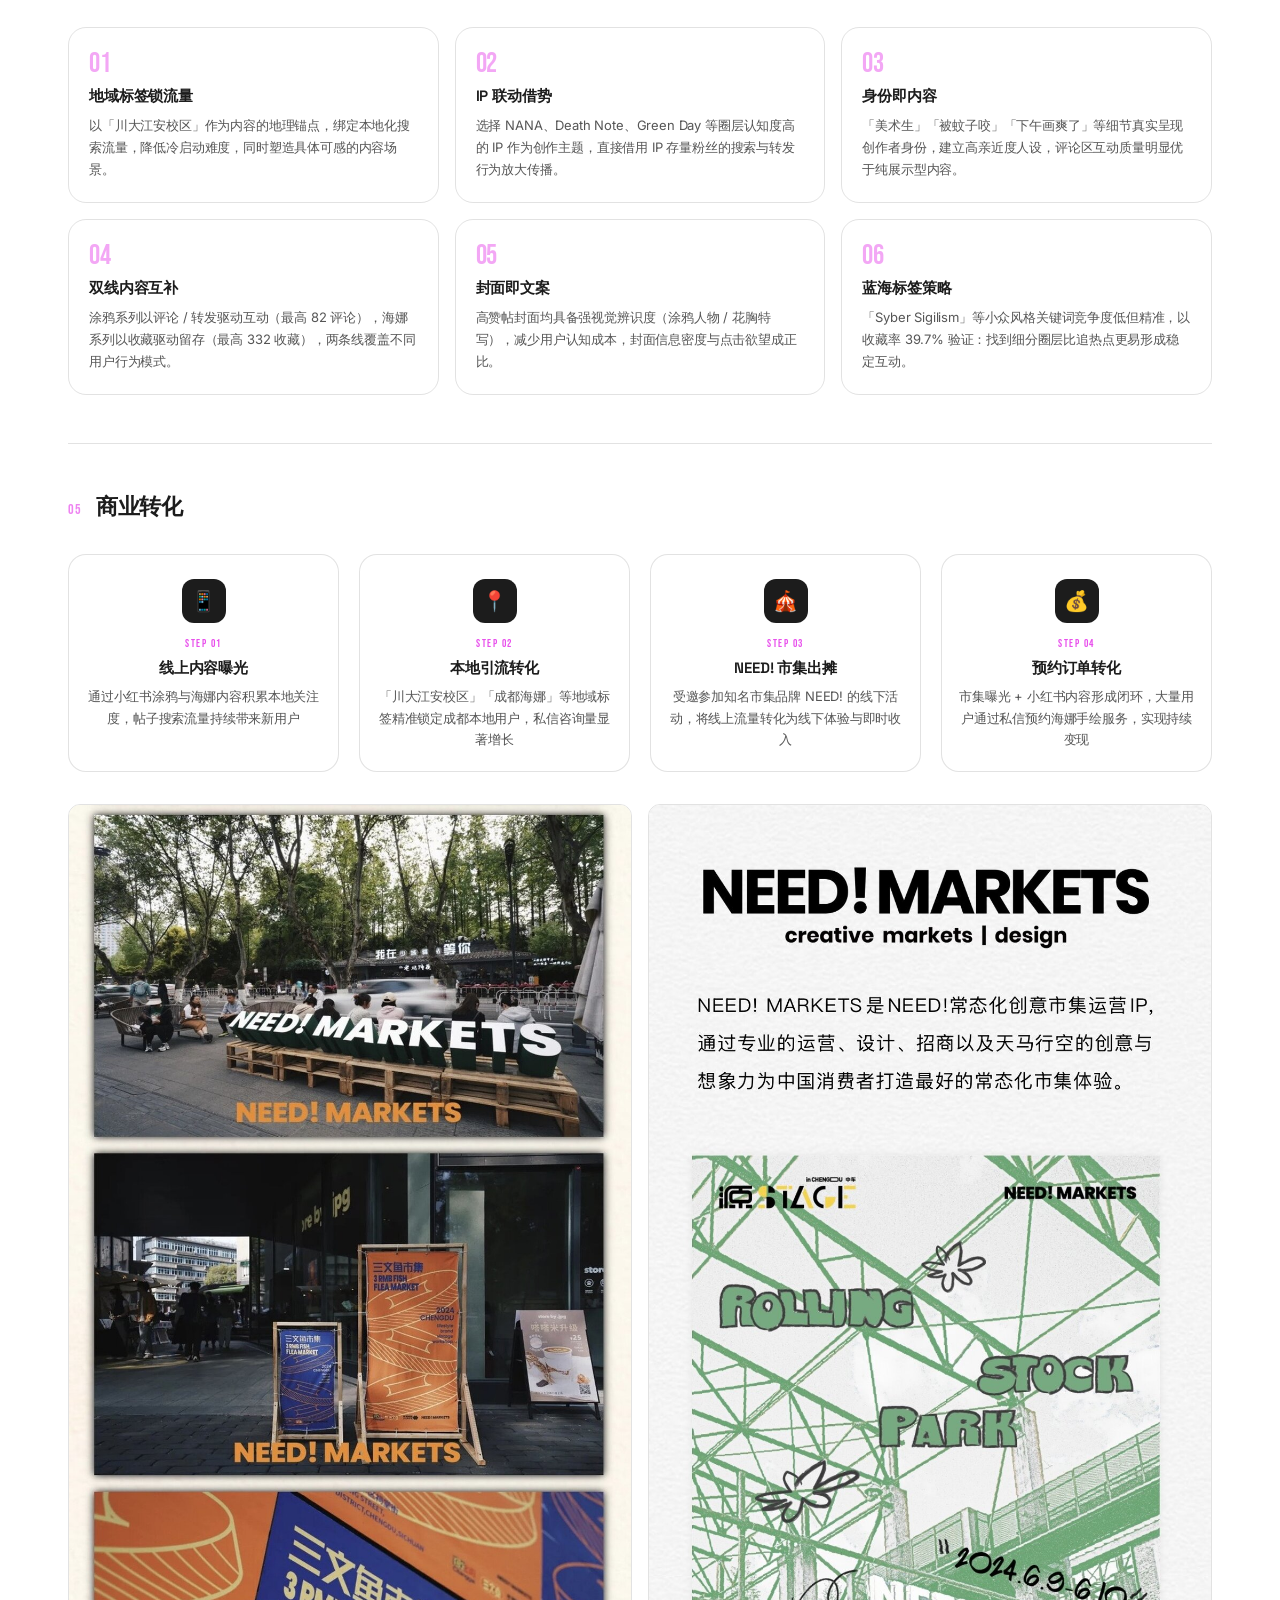
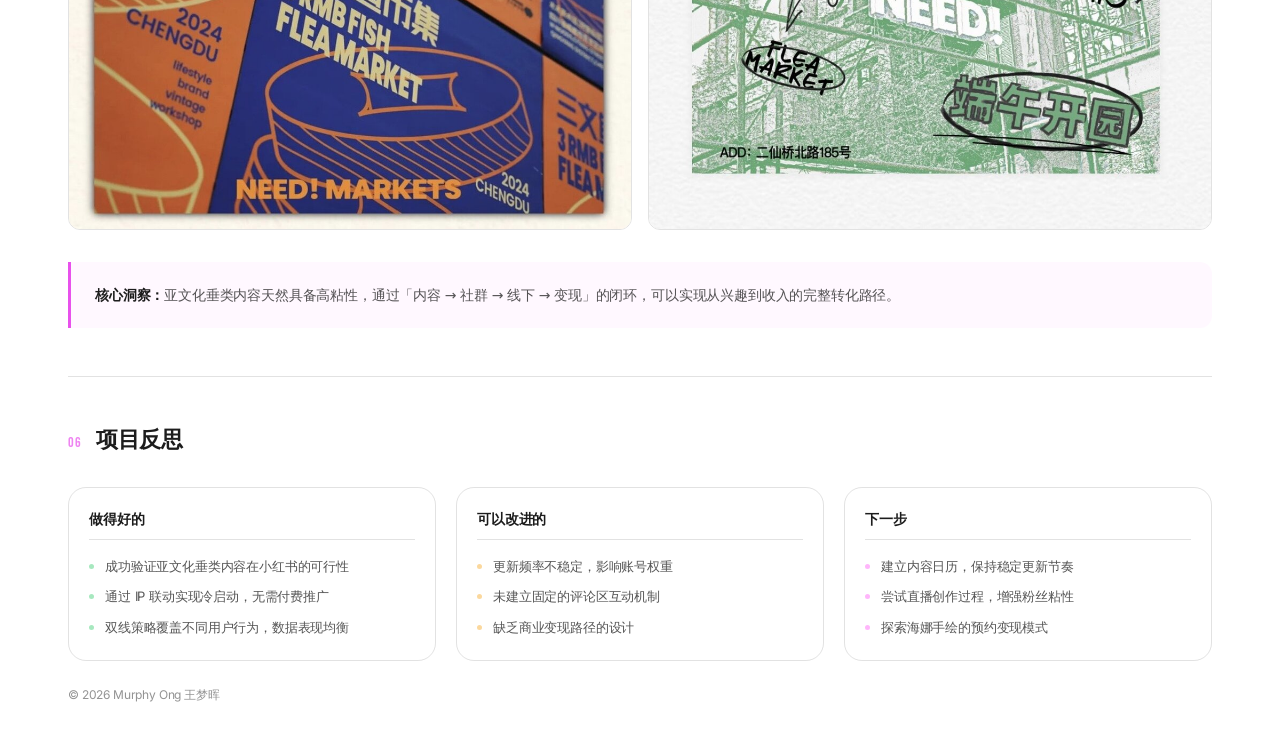
<file: project.html>
<!doctype html>
<html lang="zh-CN">
  <head>
    <meta charset="utf-8" />
    <meta name="viewport" content="width=device-width, initial-scale=1" />
    <title>Project — Murphy Ong 王梦晖</title>
    <meta name="description" content="Murphy Ong 王梦晖 — Project detail" />
    <link rel="icon" href="./favicon.svg" type="image/svg+xml" />
    <link rel="stylesheet" href="./fonts.css?v=20260514_4" />
    <link rel="stylesheet" href="./styles.css?v=20260516_3" />
    <link rel="stylesheet" href="./project-styles.css?v=20260516_8" />
  </head>
  <body data-page="project">
    <div class="cursor" id="cursor" aria-hidden="true"></div>
    <div class="pageFade" id="pageFade" aria-hidden="true"></div>

    <main class="shell">
      <header class="top">
        <div class="brand">
          <a class="brandLink magnetic" href="./index.html" data-cursor="hover">
            <span class="brandEn">Murphy Ong</span>
            <span class="brandZh">王梦晖</span>
          </a>
        </div>
        <nav class="topNav" aria-label="Primary">
          <a class="magnetic" data-cursor="hover" href="./index.html">Home</a>
          <a class="magnetic" data-cursor="hover" href="./work.html">Projects</a>
          <a class="magnetic" data-cursor="hover" href="./index.html#about">About</a>
          <a class="magnetic" data-cursor="hover" href="./resume.html">Resume</a>
        </nav>
      </header>

      <div class="projectHeader">
        <a class="navItem magnetic" href="./work.html" data-cursor="hover">← Back to Work</a>
        <div class="projectTitleWrap" id="projectTitleWrap">
          <h1 class="projectName" id="projectName">Project</h1>
          <p class="projectNameEn" id="projectNameEn"></p>
        </div>
        <p class="projectDeck" id="projectDeck"></p>
        <div class="projectMetaInline" id="projectMetaInline"></div>
      </div>

      <div class="projectCover" id="projectCover" role="img" aria-label="Project cover"></div>

      <!-- 默认模板：内容运营类项目 -->
      <section class="projectContent" id="defaultTemplate" aria-label="Project content">
        <div class="projectMain">

          <!-- 核心数据 -->
          <section class="projSection" data-section="stats">
            <div class="sectionHead">
              <span class="sectionNum">01</span>
              <h2 class="sectionLabel">核心数据</h2>
            </div>
            <div class="statsRow" id="statsRow"></div>
          </section>

          <!-- 内容策略 -->
          <section class="projSection" data-section="strategy">
            <div class="sectionHead">
              <span class="sectionNum">02</span>
              <h2 class="sectionLabel">内容策略</h2>
            </div>
            <div class="strategyRow" id="strategyRow"></div>
          </section>

          <!-- 爆款案例 -->
          <section class="projSection" data-section="cases">
            <div class="sectionHead">
              <span class="sectionNum">03</span>
              <h2 class="sectionLabel">爆款案例拆解</h2>
            </div>
            <div class="casesList" id="casesList"></div>
          </section>

          <!-- 运营方法论 -->
          <section class="projSection" data-section="insights">
            <div class="sectionHead">
              <span class="sectionNum">04</span>
              <h2 class="sectionLabel">运营方法论</h2>
            </div>
            <div class="insightsGrid" id="insightsGrid"></div>
          </section>

          <!-- 商业转化 -->
          <section class="projSection" data-section="conversion">
            <div class="sectionHead">
              <span class="sectionNum">05</span>
              <h2 class="sectionLabel">商业转化</h2>
            </div>
            <div class="conversionWrap" id="conversionWrap"></div>
          </section>

          <!-- 项目反思 -->
          <section class="projSection" data-section="reflect">
            <div class="sectionHead">
              <span class="sectionNum">06</span>
              <h2 class="sectionLabel">项目反思</h2>
            </div>
            <div class="reflectRow" id="reflectRow"></div>
          </section>

        </div>
      </section>

      <!-- 实验模板：AI/产品探索类项目 - 参考 lab-vibecoding.html 风格 -->
      <section class="projectContent experimentContent" id="experimentTemplate" aria-label="Project content" style="display: none;">
        
        <!-- Ticker 滚动条 -->
        <div class="expTicker">
          <div class="expTickerTrack" id="expTickerTrack">
            <span>Vite</span><span class="expDot">·</span>
            <span>React</span><span class="expDot">·</span>
            <span>GitHub Pages</span><span class="expDot">·</span>
            <span>AI Coding Workflow</span><span class="expDot">·</span>
            <span>信息架构</span><span class="expDot">·</span>
            <span>产品化思维</span><span class="expDot">·</span>
            <span>Prompt Engineering</span><span class="expDot">·</span>
            <span>内容系统</span><span class="expDot">·</span>
            <span>持续迭代</span><span class="expDot">·</span>
          </div>
        </div>

        <div class="expWrap">

          <!-- 01 实验背景 -->
          <div class="expSec" data-section="experiment-bg">
            <div class="expSecHeader">
              <span class="expSecNum">01</span>
              <p class="expSecLabel">01 — Background</p>
              <h2 class="expSecTitle">实验<em>背景</em></h2>
              <!-- 流体背景装饰 -->
              <div class="expFluidDecor"></div>
              <!-- 名字滚动装饰 -->
              <div class="expNameScroll">
                <div class="expNameTrack">
                  <span>EXPERIMENT</span><span>—</span>
                  <span>EXPERIMENT</span><span>—</span>
                  <span>EXPERIMENT</span><span>—</span>
                  <span>EXPERIMENT</span><span>—</span>
                </div>
              </div>
            </div>
            <div class="expIntro" id="expIntro"></div>
          </div>

          <!-- 02 核心问题 -->
          <div class="expSec" data-section="problems">
            <div class="expSecHeader">
              <span class="expSecNum">02</span>
              <p class="expSecLabel">02 — Problem</p>
              <h2 class="expSecTitle">传统作品集的<em>三个问题</em></h2>
              <!-- 音波装饰 -->
              <div class="expWaveDecor">
                <span class="expWaveBar"></span>
                <span class="expWaveBar"></span>
                <span class="expWaveBar"></span>
                <span class="expWaveBar"></span>
                <span class="expWaveBar"></span>
                <span class="expWaveBar"></span>
                <span class="expWaveBar"></span>
                <span class="expWaveBar"></span>
                <span class="expWaveBar"></span>
                <span class="expWaveBar"></span>
              </div>
            </div>
            <div class="expProbGrid" id="expProbGrid"></div>
          </div>

          <!-- 03 项目目标 -->
          <div class="expSec" data-section="goal">
            <div class="expSecHeader">
              <span class="expSecNum">03</span>
              <p class="expSecLabel">03 — Goal</p>
              <h2 class="expSecTitle">核心目标：<em>把个人经历产品化</em></h2>
            </div>
            <div class="expGoalWrap" id="expGoalWrap"></div>
          </div>

          <!-- 04 产品结构 -->
          <div class="expSec" data-section="structure">
            <div class="expSecHeader">
              <span class="expSecNum">04</span>
              <p class="expSecLabel">04 — Structure</p>
              <h2 class="expSecTitle">产品结构设计：<em>五个核心栏目</em></h2>
              <!-- 几何形状装饰 -->
              <div class="expGeoDecor"></div>
            </div>
            <div class="expStructWrap" id="expStructWrap"></div>
          </div>

          <!-- 05 Vibe Coding 工作流 -->
          <div class="expSec" data-section="workflow">
            <div class="expSecHeader">
              <span class="expSecNum">05</span>
              <p class="expSecLabel">05 — Workflow</p>
              <h2 class="expSecTitle"><em>Vibe Coding</em> 工作流</h2>
              <!-- 名字滚动装饰 -->
              <div class="expNameScroll">
                <div class="expNameTrack">
                  <span>WORKFLOW</span><span>—</span>
                  <span>WORKFLOW</span><span>—</span>
                  <span>WORKFLOW</span><span>—</span>
                  <span>WORKFLOW</span><span>—</span>
                </div>
              </div>
            </div>
            <div class="expFlowSteps" id="expFlowSteps"></div>
          </div>

          <!-- 06 产品意识变化 -->
          <div class="expSec" data-section="mindset">
            <div class="expSecHeader">
              <span class="expSecNum">06</span>
              <p class="expSecLabel">06 — Mindset Shift</p>
              <h2 class="expSecTitle">做这个项目之后，<em>我开始不同地思考</em></h2>
              <!-- 流体背景装饰 -->
              <div class="expFluidDecor"></div>
            </div>
            <div class="expInsightPair" id="expInsightPair"></div>
            <div class="expMindsetProse" id="expMindsetProse"></div>
          </div>

          <!-- 07 成果 -->
          <div class="expSec" data-section="outcome">
            <div class="expSecHeader">
              <span class="expSecNum">07</span>
              <p class="expSecLabel">07 — Outcome</p>
              <h2 class="expSecTitle">项目<em>成果</em></h2>
              <!-- 音波装饰 -->
              <div class="expWaveDecor">
                <span class="expWaveBar"></span>
                <span class="expWaveBar"></span>
                <span class="expWaveBar"></span>
                <span class="expWaveBar"></span>
                <span class="expWaveBar"></span>
                <span class="expWaveBar"></span>
                <span class="expWaveBar"></span>
                <span class="expWaveBar"></span>
              </div>
            </div>
            <div class="expOutcomeGrid" id="expOutcomeGrid"></div>
            <div class="expOutcomeDetails" id="expOutcomeDetails"></div>
          </div>

          <!-- 08 反思 -->
          <div class="expSec" data-section="reflection">
            <div class="expSecHeader">
              <span class="expSecNum">08</span>
              <p class="expSecLabel">08 — Reflection</p>
              <h2 class="expSecTitle">项目<em>反思</em></h2>
              <!-- Slogan 装饰 -->
              <div class="expSloganDecor">On the road, seeking a truer connection between people and the world.</div>
            </div>
            <div class="expReflection" id="expReflection"></div>
          </div>

          <!-- 09 后续迭代 -->
          <div class="expSec" data-section="next">
            <div class="expSecHeader">
              <span class="expSecNum">09</span>
              <p class="expSecLabel">09 — Next Steps</p>
              <h2 class="expSecTitle">后续<em>迭代方向</em></h2>
                <div class="expGalleryTile"></div>
                <div class="expGalleryTile"></div>
                <div class="expGalleryTile"></div>
              </div>
            </div>
            <div class="expFutureGrid" id="expFutureGrid"></div>
          </div>

        </div>
      </section>

      <footer class="footer">
        <span>© <span id="year"></span> Murphy Ong 王梦晖</span>
      </footer>
    </main>

    <script src="./projects.js?v=20260516_7"></script>
    <script src="./main.js?v=20260516_7"></script>
  </body>
</html>
</file>
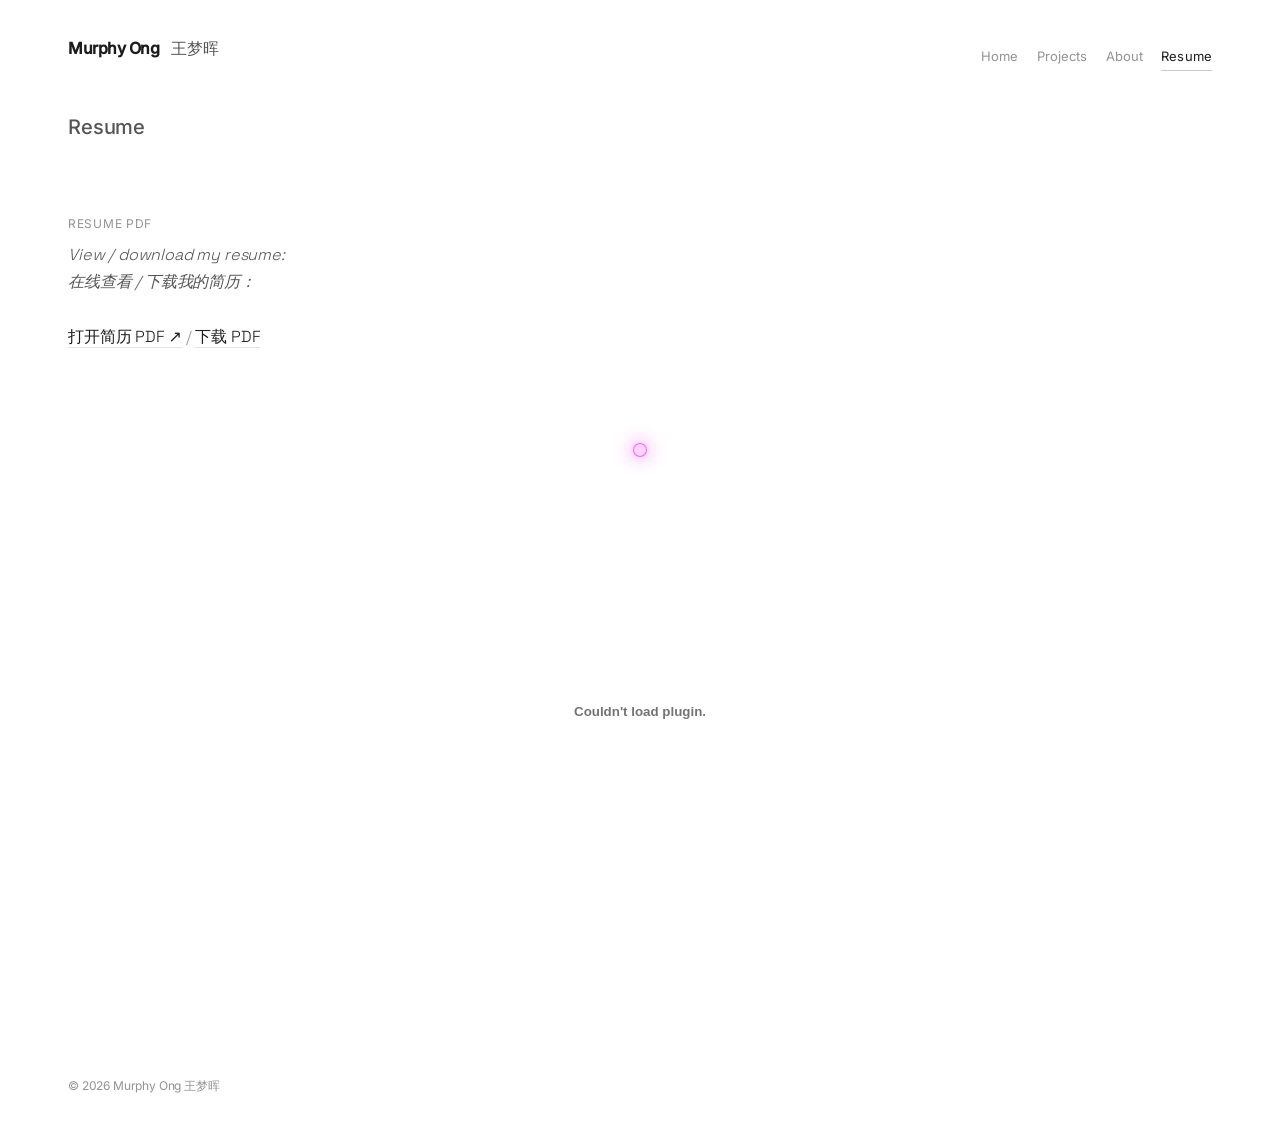
<file: resume.html>
<!doctype html>
<html lang="zh-CN">
  <head>
    <meta charset="utf-8" />
    <meta name="viewport" content="width=device-width, initial-scale=1" />
    <title>Resume — Murphy Ong 王梦晖</title>
    <meta name="description" content="Murphy Ong 王梦晖 — Resume" />
    <link rel="icon" href="./favicon.svg" type="image/svg+xml" />
    <link rel="stylesheet" href="./fonts.css?v=20260514_4" />
    <link rel="stylesheet" href="./styles.css?v=20260514_4" />
  </head>
  <body data-page="resume">
    <div class="cursor" id="cursor" aria-hidden="true"></div>
    <div class="pageFade" id="pageFade" aria-hidden="true"></div>

    <main class="shell">
      <header class="top">
        <div class="brand">
          <a class="brandLink magnetic" href="./index.html" data-cursor="hover">
            <span class="brandEn">Murphy Ong</span>
            <span class="brandZh">王梦晖</span>
          </a>
        </div>
        <nav class="topNav" aria-label="Primary">
          <a class="magnetic" data-cursor="hover" href="./index.html">Home</a>
          <a class="magnetic" data-cursor="hover" href="./work.html">Projects</a>
          <a class="magnetic" data-cursor="hover" href="./index.html#about">About</a>
          <a class="magnetic" data-cursor="hover" href="./resume.html" aria-current="page">Resume</a>
        </nav>
      </header>

      <div class="pageTitle">Resume</div>
      <div class="hr"></div>

      <section class="projectGrid" aria-label="Resume actions">
        <div class="card resumeTopCard">
          <div class="cardTitle">RESUME PDF</div>
          <p class="bioCopy">
            <span class="bioEn">View / download my resume:</span>
            <br />
            <span class="bioZh">在线查看 / 下载我的简历：</span>
            <br /><br />
            <a class="magnetic" data-cursor="hover" href="./assets/resume.pdf" target="_blank" rel="noreferrer">打开简历 PDF ↗</a>
            <span style="color: var(--dim)"> / </span>
            <a class="magnetic" data-cursor="hover" href="./assets/resume.pdf" download>下载 PDF</a>
          </p>
        </div>
      </section>

      <!-- 直接铺满展示 PDF（在卡片下面，撑满屏幕高度） -->
      <section class="resumeFull" aria-label="Resume PDF">
        <embed src="./assets/resume.pdf#view=Fit&toolbar=1&navpanes=0" type="application/pdf" />
      </section>

      <footer class="footer">
        <span>© <span id="year"></span> Murphy Ong 王梦晖</span>
      </footer>
    </main>

    <script src="./projects.js?v=20260514_4"></script>
    <script src="./main.js?v=20260514_4"></script>
  </body>
</html>
</file>
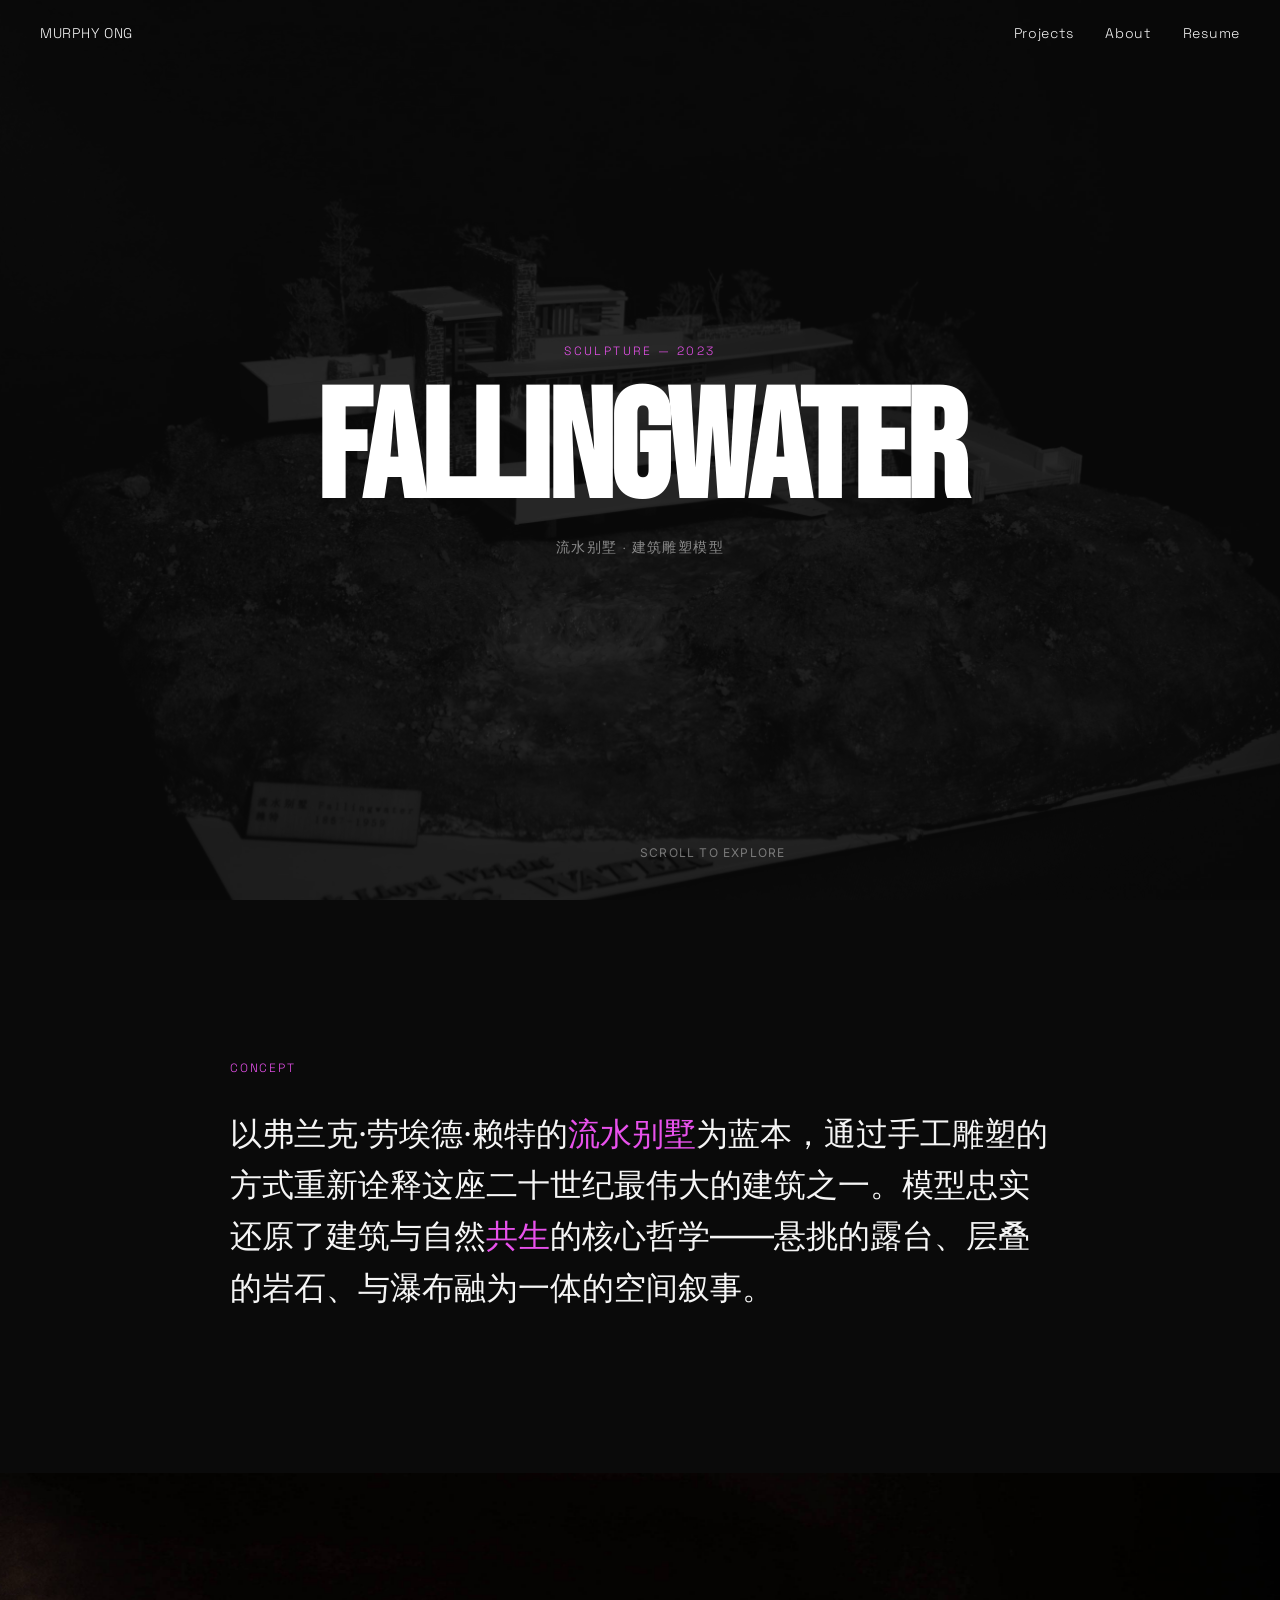
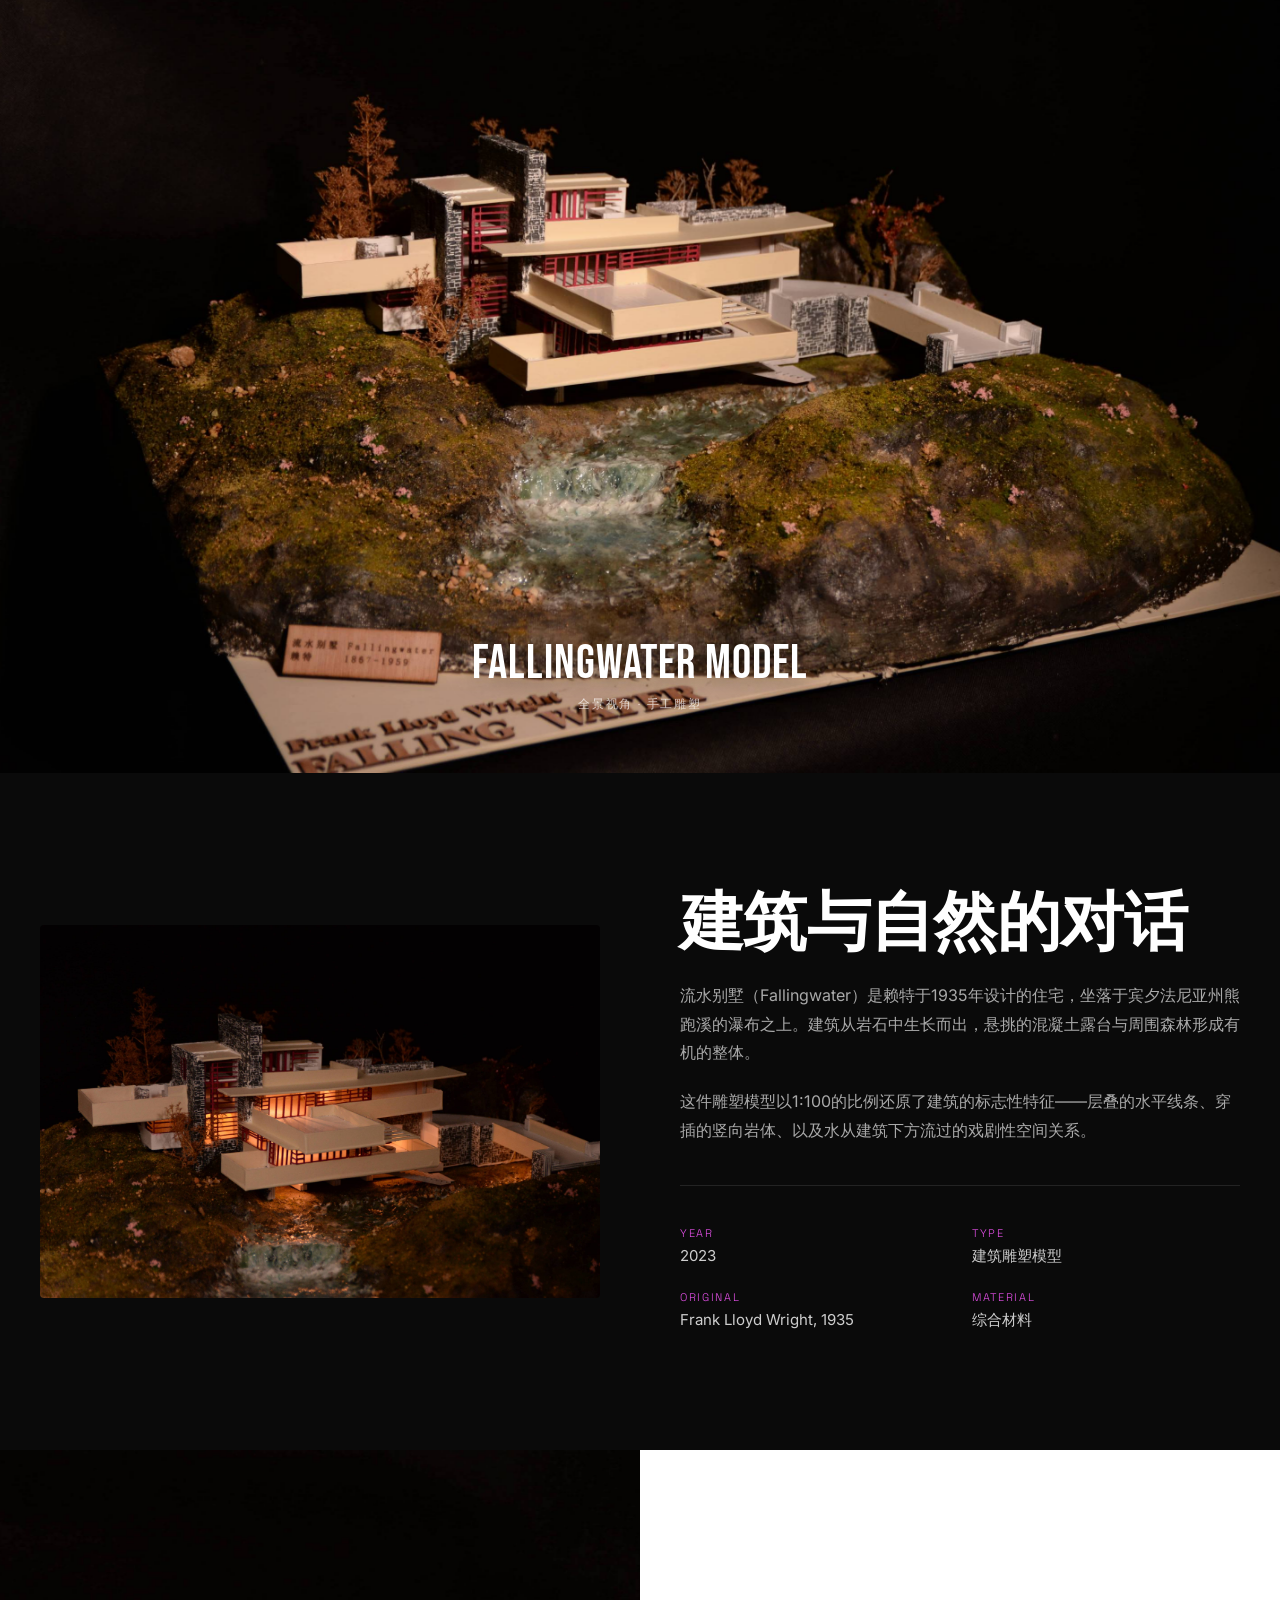
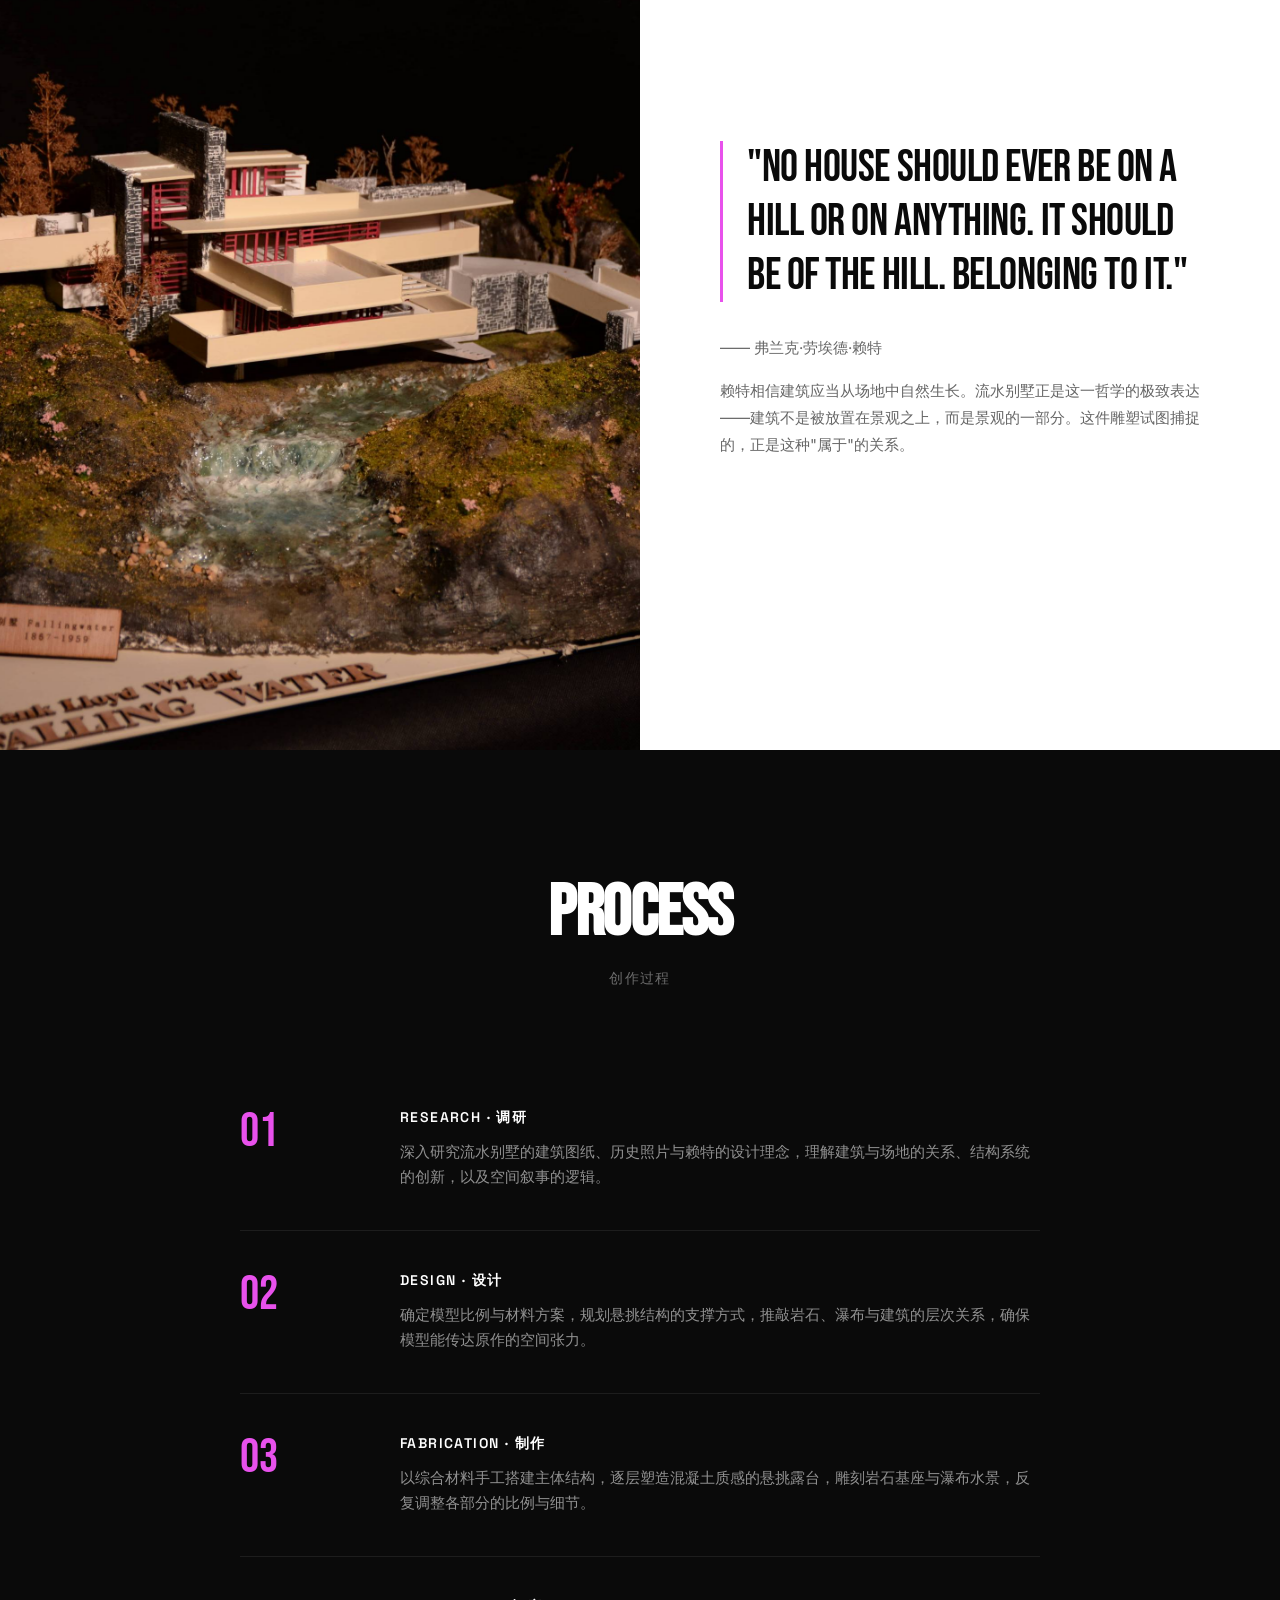
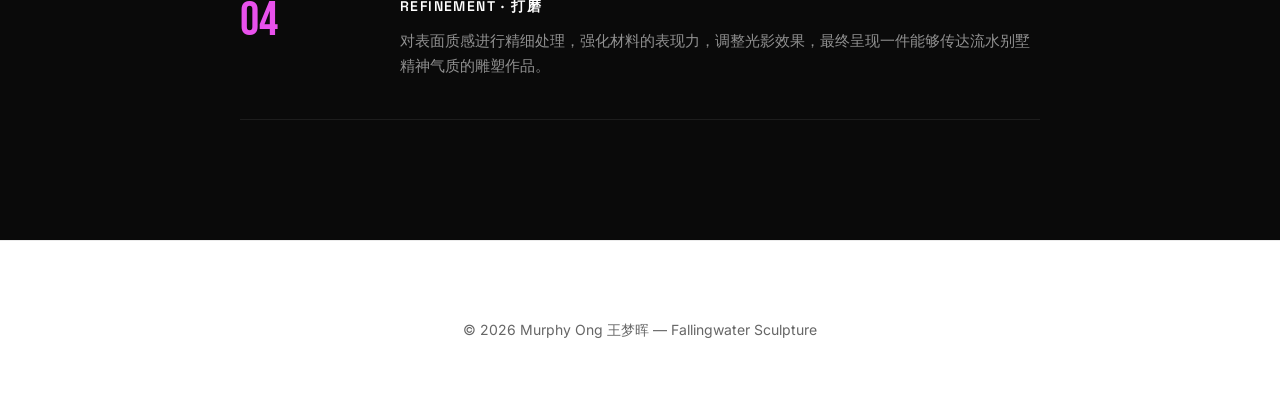
<file: sculpture.html>
<!doctype html>
<html lang="zh-CN">
  <head>
    <meta charset="utf-8" />
    <meta name="viewport" content="width=device-width, initial-scale=1" />
    <title>Fallingwater — Murphy Ong 王梦晖</title>
    <meta name="description" content="流水别墅建筑雕塑模型 — 2023" />
    <link rel="icon" href="./favicon.svg" type="image/svg+xml" />
    <link rel="stylesheet" href="./fonts.css?v=20260514_4" />
    <style>
      :root {
        --bg: #0a0a0a;
        --fg: #f5f5f5;
        --muted: #666;
        --accent: #e851ec;
        --dark: #0a0a0a;
        --white: #ffffff;
      }

      *, *::before, *::after { margin: 0; padding: 0; box-sizing: border-box; }
      html { scroll-behavior: smooth; }

      body {
        background: var(--bg);
        color: var(--fg);
        font-family: 'Inter', 'Noto Sans SC', system-ui, sans-serif;
        overflow-x: hidden;
      }

      /* ── Navigation ── */
      .d-nav {
        position: fixed;
        inset: 0 0 auto;
        z-index: 100;
        padding: 24px 40px;
        display: flex;
        justify-content: space-between;
        align-items: center;
        mix-blend-mode: difference;
      }

      .d-nav a {
        color: #fff;
        text-decoration: none;
        font-family: 'Space Grotesk', 'Inter', 'Noto Sans SC', system-ui, sans-serif;
        font-size: 14px;
        letter-spacing: .05em;
        transition: opacity .3s;
      }

      .d-nav a:hover { opacity: .6; }
      .d-nav-brand { font-weight: 500; }
      .d-nav-links { display: flex; gap: 32px; }

      /* ── Hero ── */
      .d-hero {
        height: 100vh;
        display: flex;
        flex-direction: column;
        justify-content: center;
        align-items: center;
        text-align: center;
        padding: 0 40px;
        background: var(--dark);
        color: #fff;
        position: relative;
        overflow: hidden;
      }

      .d-hero-bg {
        position: absolute;
        inset: 0;
        opacity: .15;
        background: url('./assets/sculpture/1.JPG') center/cover no-repeat;
        filter: grayscale(100%);
        transform: scale(1.1);
        transition: transform 8s ease-out;
      }

      .d-hero:hover .d-hero-bg { transform: scale(1); }

      .d-hero-content { position: relative; z-index: 1; }

      .d-hero-year {
        font-family: 'Space Grotesk', 'Inter', 'Noto Sans SC', system-ui, sans-serif;
        font-size: 12px;
        letter-spacing: .2em;
        color: var(--accent);
        margin-bottom: 24px;
      }

      .d-hero-title {
        font-family: 'Bebas Neue', sans-serif;
        font-size: clamp(60px, 12vw, 160px);
        letter-spacing: -.02em;
        white-space: nowrap;
        line-height: .9;
        margin-bottom: 16px;
      }

      .d-hero-sub {
        font-family: 'Space Grotesk', 'Inter', 'Noto Sans SC', system-ui, sans-serif;
        font-size: 14px;
        color: rgba(255,255,255,.5);
        letter-spacing: .1em;
        text-transform: uppercase;
      }

      .d-hero-hint {
        position: absolute;
        bottom: 40px;
        left: 50%;
        font-size: 12px;
        color: rgba(255,255,255,.4);
        letter-spacing: .1em;
        animation: dHint 2s infinite;
      }

      @keyframes dHint {
        0%, 100% { transform: translateX(-50%) translateY(0); }
        50%      { transform: translateX(-50%) translateY(-10px); }
      }

      /* ── Intro Section ── */
      .d-intro {
        padding: 160px 40px;
        max-width: 900px;
        margin: 0 auto;
      }

      .d-intro-label {
        font-family: 'Space Grotesk', 'Inter', 'Noto Sans SC', system-ui, sans-serif;
        font-size: 12px;
        color: var(--accent);
        letter-spacing: .15em;
        text-transform: uppercase;
        margin-bottom: 32px;
      }

      .d-intro-text {
        font-size: clamp(20px, 3vw, 32px);
        line-height: 1.6;
        font-weight: 300;
        color: var(--fg);
      }

      .d-intro-text em {
        font-style: normal;
        color: var(--accent);
      }

      /* ── Fullscreen Image Reveal ── */
      .d-reveal {
        position: relative;
        height: 100vh;
        overflow: hidden;
        display: flex;
        align-items: center;
        justify-content: center;
      }

      .d-reveal-img {
        width: 100%;
        height: 100%;
        object-fit: cover;
        transition: transform 1.2s cubic-bezier(.16,1,.3,1);
      }

      .d-reveal:hover .d-reveal-img {
        transform: scale(1.03);
      }

      .d-reveal-caption {
        position: absolute;
        bottom: 60px;
        left: 50%;
        transform: translateX(-50%);
        text-align: center;
        color: #fff;
        text-shadow: 0 2px 20px rgba(0,0,0,.5);
      }

      .d-reveal-caption span {
        display: block;
        font-family: 'Bebas Neue', sans-serif;
        font-size: clamp(24px, 4vw, 48px);
        letter-spacing: .02em;
      }

      .d-reveal-caption small {
        font-family: 'Space Grotesk', 'Inter', 'Noto Sans SC', system-ui, sans-serif;
        font-size: 12px;
        letter-spacing: .15em;
        opacity: .7;
        margin-top: 8px;
      }

      /* ── Detail Grid ── */
      .d-details {
        padding: 120px 40px;
        background: var(--dark);
        color: #fff;
      }

      .d-details-inner {
        max-width: 1200px;
        margin: 0 auto;
        display: grid;
        grid-template-columns: 1fr 1fr;
        gap: 80px;
        align-items: center;
      }

      .d-detail-img {
        width: 100%;
        aspect-ratio: 3/2;
        object-fit: cover;
        border-radius: 4px;
        transition: transform .8s ease;
      }

      .d-detail-img:hover { transform: scale(1.02); }

      .d-detail-content h3 {
        font-family: 'Bebas Neue', sans-serif;
        font-size: clamp(36px, 5vw, 64px);
        letter-spacing: -.01em;
        white-space: nowrap;
        margin-bottom: 24px;
        line-height: 1;
      }

      .d-detail-content p {
        font-size: 16px;
        line-height: 1.8;
        color: rgba(255,255,255,.65);
        margin-bottom: 20px;
      }

      .d-detail-meta {
        display: grid;
        grid-template-columns: 1fr 1fr;
        gap: 24px;
        margin-top: 40px;
        padding-top: 40px;
        border-top: 1px solid rgba(255,255,255,.1);
      }

      .d-meta-label {
        font-family: 'Space Grotesk', 'Inter', 'Noto Sans SC', system-ui, sans-serif;
        font-size: 11px;
        letter-spacing: .15em;
        text-transform: uppercase;
        color: var(--accent);
        margin-bottom: 6px;
      }

      .d-meta-value {
        font-size: 15px;
        color: rgba(255,255,255,.8);
      }

      /* ── Split Screen Section ── */
      .d-split {
        display: grid;
        grid-template-columns: 1fr 1fr;
        min-height: 100vh;
      }

      .d-split-img {
        width: 100%;
        height: 100%;
        object-fit: cover;
      }

      .d-split-text {
        display: flex;
        flex-direction: column;
        justify-content: center;
        padding: 80px;
        background: var(--white);
      }

      .d-split-text blockquote {
        font-family: 'Bebas Neue', sans-serif;
        font-size: clamp(28px, 3.5vw, 48px);
        line-height: 1.2;
        letter-spacing: -.01em;
        color: var(--dark);
        margin-bottom: 32px;
        border-left: 3px solid var(--accent);
        padding-left: 24px;
      }

      .d-split-text p {
        font-size: 15px;
        line-height: 1.8;
        color: var(--muted);
      }

      /* ── Process Timeline ── */
      .d-process {
        padding: 120px 40px;
        background: var(--dark);
        color: #fff;
      }

      .d-process-head {
        text-align: center;
        margin-bottom: 80px;
      }

      .d-process-head h2 {
        font-family: 'Bebas Neue', sans-serif;
        font-size: clamp(36px, 6vw, 72px);
        letter-spacing: -.02em;
        white-space: nowrap;
      }

      .d-process-head p {
        font-size: 14px;
        color: rgba(255,255,255,.4);
        letter-spacing: .1em;
        margin-top: 12px;
      }

      .d-timeline {
        max-width: 800px;
        margin: 0 auto;
        display: flex;
        flex-direction: column;
        gap: 0;
      }

      .d-timeline-item {
        display: grid;
        grid-template-columns: 120px 1fr;
        gap: 40px;
        padding: 40px 0;
        border-bottom: 1px solid rgba(255,255,255,.08);
        opacity: 0;
        transform: translateY(20px);
        transition: all .6s ease;
      }

      .d-timeline-item.visible {
        opacity: 1;
        transform: translateY(0);
      }

      .d-timeline-num {
        font-family: 'Bebas Neue', sans-serif;
        font-size: 48px;
        color: var(--accent);
        line-height: 1;
      }

      .d-timeline-body h4 {
        font-family: 'Space Grotesk', 'Inter', 'Noto Sans SC', system-ui, sans-serif;
        font-size: 14px;
        letter-spacing: .1em;
        text-transform: uppercase;
        margin-bottom: 12px;
      }

      .d-timeline-body p {
        font-size: 15px;
        line-height: 1.7;
        color: rgba(255,255,255,.55);
      }

      /* ── Footer ── */
      .d-footer {
        padding: 80px 40px;
        text-align: center;
        background: var(--white);
        font-size: 14px;
        color: var(--muted);
        border-top: 1px solid rgba(0,0,0,.08);
      }

      /* ── Scroll Reveal ── */
      .d-intro,
      .d-reveal,
      .d-details-inner,
      .d-split-text,
      .d-process-head,
      .d-timeline-item {
        opacity: 0;
        transform: translateY(40px);
        transition: opacity .8s ease, transform .8s cubic-bezier(.16,1,.3,1);
      }

      .d-intro.revealed,
      .d-reveal.revealed,
      .d-details-inner.revealed,
      .d-split-text.revealed,
      .d-process-head.revealed,
      .d-timeline-item.revealed {
        opacity: 1;
        transform: translateY(0);
      }

      .d-timeline-item:nth-child(2) { transition-delay: .1s; }
      .d-timeline-item:nth-child(3) { transition-delay: .2s; }
      .d-timeline-item:nth-child(4) { transition-delay: .3s; }

      /* ── Responsive ── */
      @media (max-width: 768px) {
        .d-nav { padding: 16px 20px; }
        .d-nav-links { gap: 20px; }
        .d-intro { padding: 100px 24px; }
        .d-details-inner { grid-template-columns: 1fr; gap: 40px; }
        .d-split { grid-template-columns: 1fr; }
        .d-split-text { padding: 40px 24px; }
        .d-timeline-item { grid-template-columns: 60px 1fr; gap: 20px; }
        .d-timeline-num { font-size: 32px; }
        .d-detail-meta { grid-template-columns: 1fr; }
      }
    </style>
  </head>
  <body>
    <!-- Navigation -->
    <nav class="d-nav">
      <a href="./index.html" class="d-nav-brand">MURPHY ONG</a>
      <div class="d-nav-links">
        <a href="./work.html">Projects</a>
        <a href="./index.html#about">About</a>
        <a href="./resume.html">Resume</a>
      </div>
    </nav>

    <!-- Hero -->
    <section class="d-hero">
      <div class="d-hero-bg"></div>
      <div class="d-hero-content">
        <div class="d-hero-year">SCULPTURE — 2023</div>
        <h1 class="d-hero-title">Fallingwater</h1>
        <p class="d-hero-sub">流水别墅 · 建筑雕塑模型</p>
      </div>
      <div class="d-hero-hint">SCROLL TO EXPLORE</div>
    </section>

    <!-- Intro -->
    <section class="d-intro">
      <div class="d-intro-label">Concept</div>
      <p class="d-intro-text">
        以弗兰克·劳埃德·赖特的<em>流水别墅</em>为蓝本，通过手工雕塑的方式重新诠释这座二十世纪最伟大的建筑之一。模型忠实还原了建筑与自然<em>共生</em>的核心哲学——悬挑的露台、层叠的岩石、与瀑布融为一体的空间叙事。
      </p>
    </section>

    <!-- Fullscreen Reveal 1 -->
    <section class="d-reveal">
      <img class="d-reveal-img" src="./assets/sculpture/1.JPG" alt="流水别墅雕塑模型全景" loading="lazy">
      <div class="d-reveal-caption">
        <span>Fallingwater Model</span>
        <small>全景视角 · 手工雕塑</small>
      </div>
    </section>

    <!-- Detail -->
    <section class="d-details">
      <div class="d-details-inner">
        <img class="d-detail-img" src="./assets/sculpture/2.JPG" alt="流水别墅雕塑模型细节" loading="lazy">
        <div class="d-detail-content">
          <h3>建筑与自然的对话</h3>
          <p>
            流水别墅（Fallingwater）是赖特于1935年设计的住宅，坐落于宾夕法尼亚州熊跑溪的瀑布之上。建筑从岩石中生长而出，悬挑的混凝土露台与周围森林形成有机的整体。
          </p>
          <p>
            这件雕塑模型以1:100的比例还原了建筑的标志性特征——层叠的水平线条、穿插的竖向岩体、以及水从建筑下方流过的戏剧性空间关系。
          </p>
          <div class="d-detail-meta">
            <div>
              <div class="d-meta-label">Year</div>
              <div class="d-meta-value">2023</div>
            </div>
            <div>
              <div class="d-meta-label">Type</div>
              <div class="d-meta-value">建筑雕塑模型</div>
            </div>
            <div>
              <div class="d-meta-label">Original</div>
              <div class="d-meta-value">Frank Lloyd Wright, 1935</div>
            </div>
            <div>
              <div class="d-meta-label">Material</div>
              <div class="d-meta-value">综合材料</div>
            </div>
          </div>
        </div>
      </div>
    </section>

    <!-- Split Screen -->
    <section class="d-split">
      <img class="d-split-img" src="./assets/sculpture/1.JPG" alt="流水别墅雕塑" loading="lazy">
      <div class="d-split-text">
        <blockquote>
          "No house should ever be on a hill or on anything. It should be of the hill. Belonging to it."
        </blockquote>
        <p>—— 弗兰克·劳埃德·赖特</p>
        <p style="margin-top: 16px;">
          赖特相信建筑应当从场地中自然生长。流水别墅正是这一哲学的极致表达——建筑不是被放置在景观之上，而是景观的一部分。这件雕塑试图捕捉的，正是这种"属于"的关系。
        </p>
      </div>
    </section>

    <!-- Process -->
    <section class="d-process">
      <div class="d-process-head">
        <h2>PROCESS</h2>
        <p>创作过程</p>
      </div>
      <div class="d-timeline">
        <div class="d-timeline-item">
          <div class="d-timeline-num">01</div>
          <div class="d-timeline-body">
            <h4>Research · 调研</h4>
            <p>深入研究流水别墅的建筑图纸、历史照片与赖特的设计理念，理解建筑与场地的关系、结构系统的创新，以及空间叙事的逻辑。</p>
          </div>
        </div>
        <div class="d-timeline-item">
          <div class="d-timeline-num">02</div>
          <div class="d-timeline-body">
            <h4>Design · 设计</h4>
            <p>确定模型比例与材料方案，规划悬挑结构的支撑方式，推敲岩石、瀑布与建筑的层次关系，确保模型能传达原作的空间张力。</p>
          </div>
        </div>
        <div class="d-timeline-item">
          <div class="d-timeline-num">03</div>
          <div class="d-timeline-body">
            <h4>Fabrication · 制作</h4>
            <p>以综合材料手工搭建主体结构，逐层塑造混凝土质感的悬挑露台，雕刻岩石基座与瀑布水景，反复调整各部分的比例与细节。</p>
          </div>
        </div>
        <div class="d-timeline-item">
          <div class="d-timeline-num">04</div>
          <div class="d-timeline-body">
            <h4>Refinement · 打磨</h4>
            <p>对表面质感进行精细处理，强化材料的表现力，调整光影效果，最终呈现一件能够传达流水别墅精神气质的雕塑作品。</p>
          </div>
        </div>
      </div>
    </section>

    <!-- Footer -->
    <footer class="d-footer">© 2026 Murphy Ong 王梦晖 — Fallingwater Sculpture</footer>

    <script>
    (() => {
      /* ── Scroll Reveal ── */
      const io = new IntersectionObserver(entries => {
        entries.forEach(en => {
          if (en.isIntersecting) en.target.classList.add('revealed');
        });
      }, { threshold: .1 });

      document.querySelectorAll('.d-intro, .d-reveal, .d-details-inner, .d-split-text, .d-process-head, .d-timeline-item').forEach(el => io.observe(el));

      /* ── Parallax on hero bg ── */
      const heroBg = document.querySelector('.d-hero-bg');
      window.addEventListener('scroll', () => {
        const scrollY = window.scrollY;
        if (scrollY < window.innerHeight) {
          heroBg.style.transform = `scale(1.1) translateY(${scrollY * .3}px)`;
        }
      }, { passive: true });
    })();
    </script>
  </body>
</html>
</file>
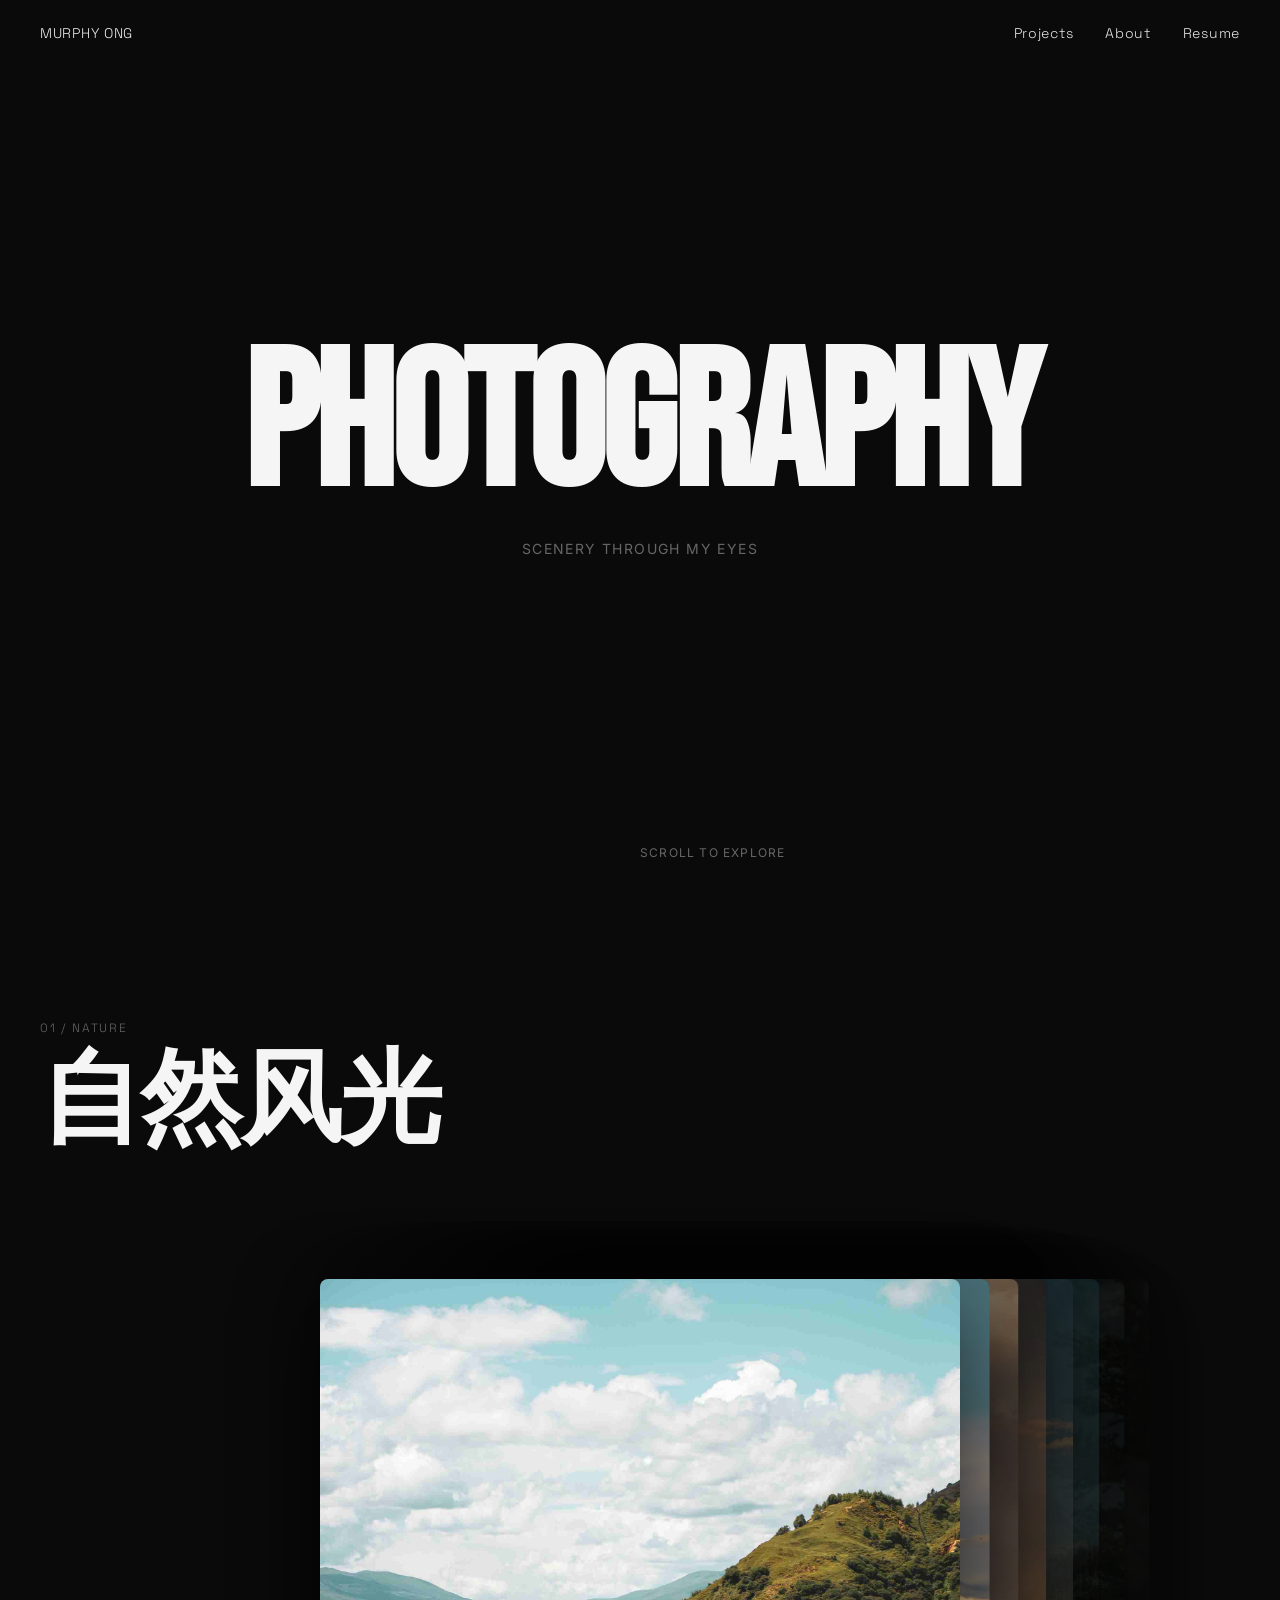
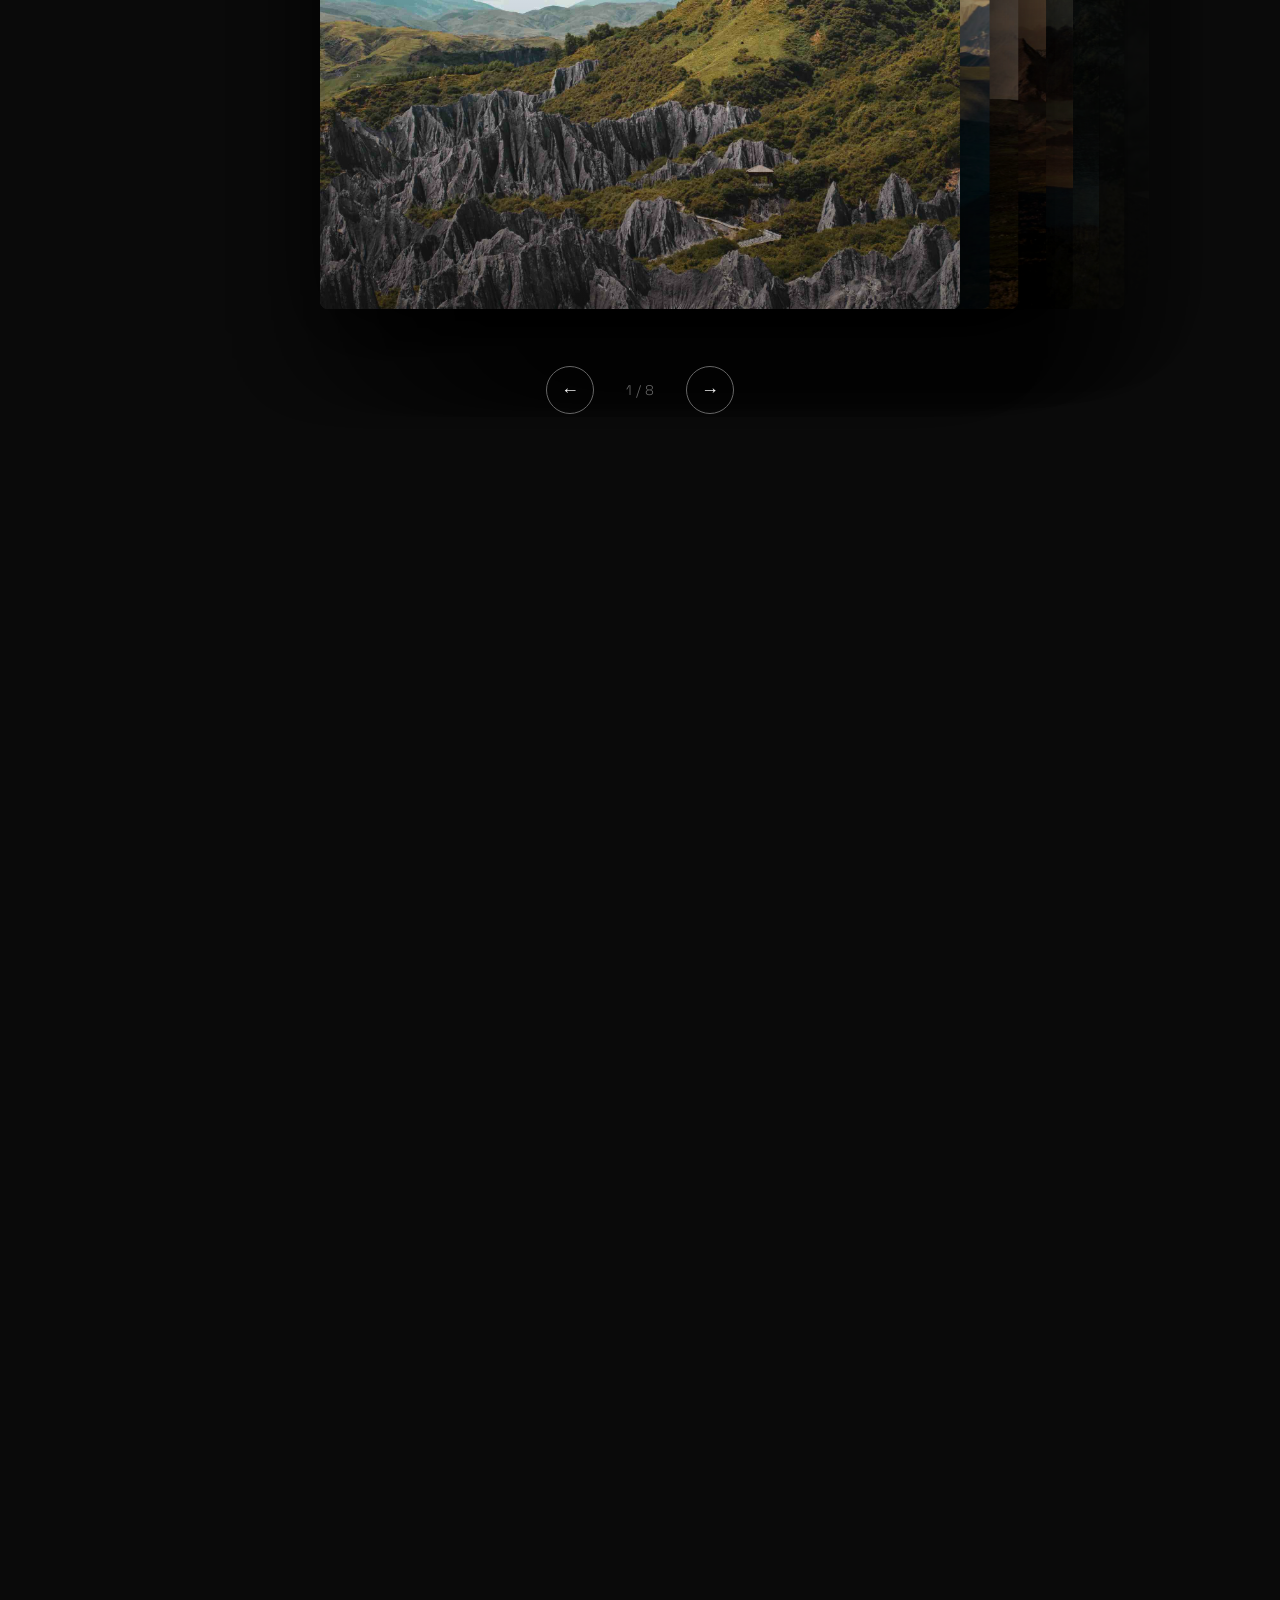
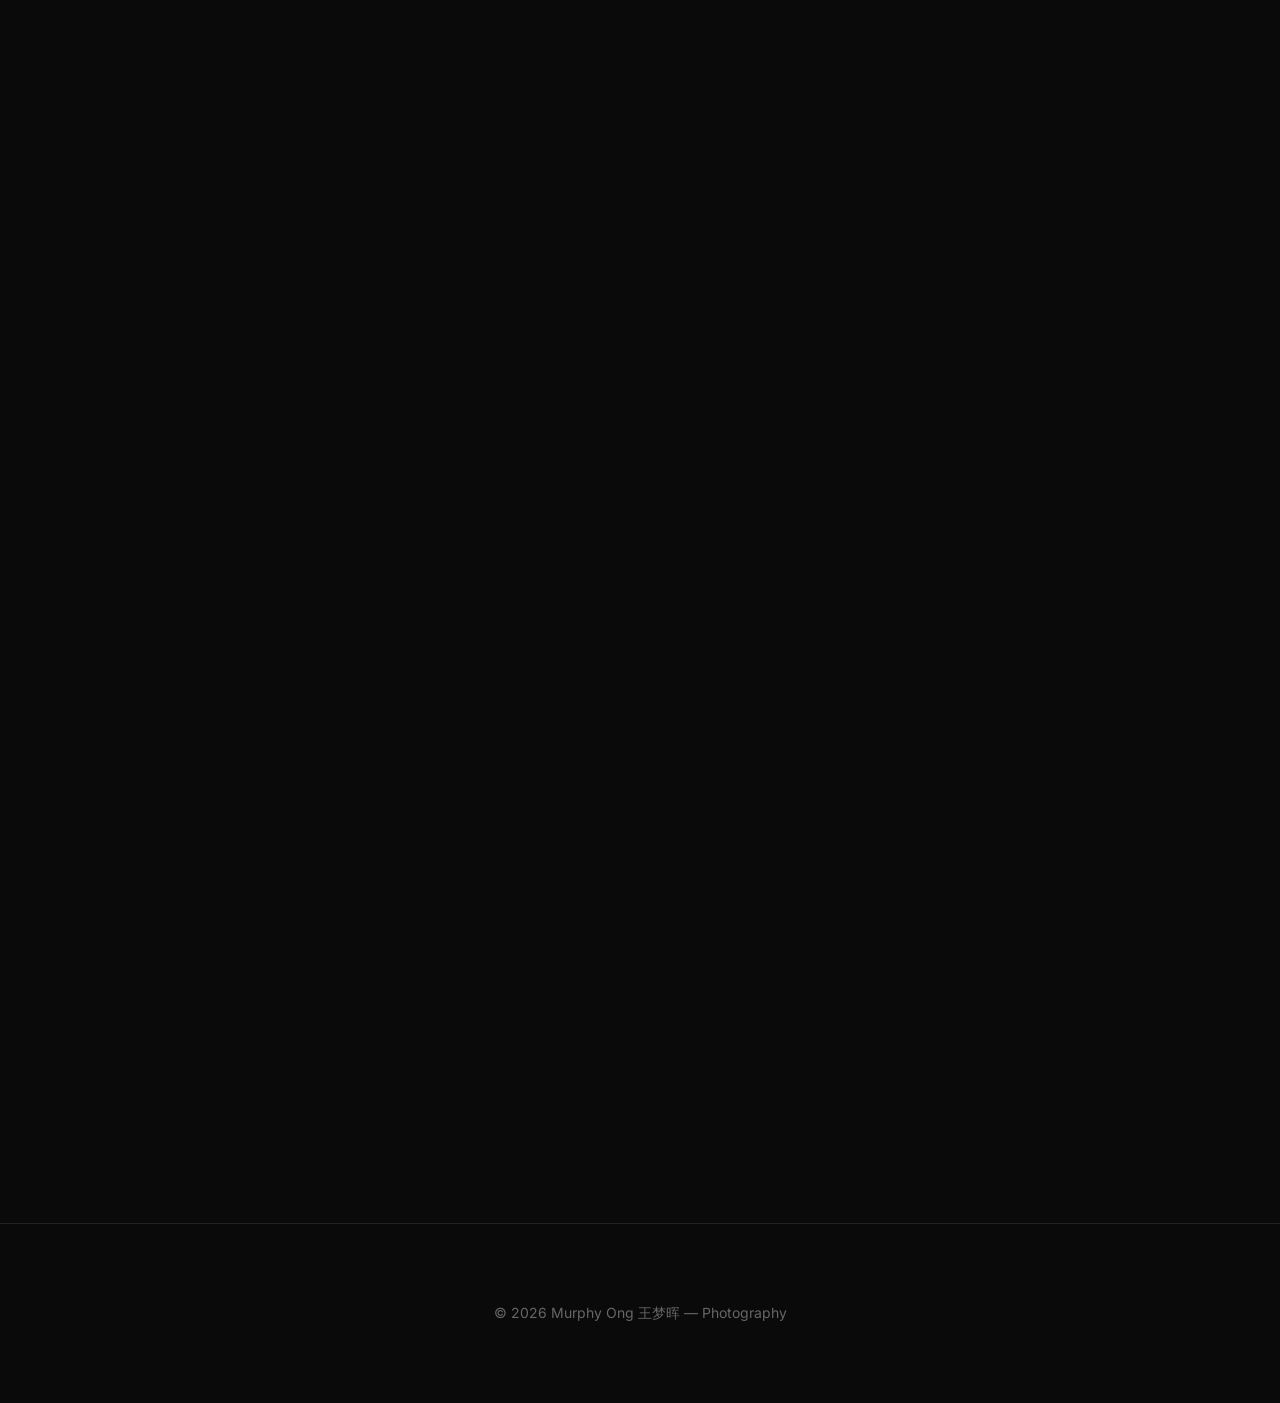
<file: visual.html>
<!doctype html>
<html lang="zh-CN">
  <head>
    <meta charset="utf-8" />
    <meta name="viewport" content="width=device-width, initial-scale=1" />
    <title>Photography — Murphy Ong 王梦晖</title>
    <meta name="description" content="摄影作品集 — 自然风光、风格摄影、人文纪实" />
    <link rel="icon" href="./favicon.svg" type="image/svg+xml" />
    <link rel="stylesheet" href="./fonts.css?v=20260514_4" />
    <style>
      :root {
        --bg: #0a0a0a;
        --fg: #f5f5f5;
        --muted: #666;
        --accent: #e851ec;
      }

      *, *::before, *::after { margin: 0; padding: 0; box-sizing: border-box; }

      html { scroll-behavior: smooth; }

      body {
        background: var(--bg);
        color: var(--fg);
        font-family: 'Inter', sans-serif;
        min-height: 100vh;
        overflow-x: hidden;
      }

      /* ── Navigation ── */
      .v-nav {
        position: fixed;
        inset: 0 0 auto;
        z-index: 100;
        padding: 24px 40px;
        display: flex;
        justify-content: space-between;
        align-items: center;
        mix-blend-mode: difference;
      }

      .v-nav a {
        color: var(--fg);
        text-decoration: none;
        font-family: 'Space Grotesk', sans-serif;
        font-size: 14px;
        letter-spacing: .05em;
        transition: opacity .3s;
      }

      .v-nav a:hover { opacity: .6; }
      .v-nav-brand { font-weight: 500; }
      .v-nav-links { display: flex; gap: 32px; }

      /* ── Hero ── */
      .v-hero {
        height: 100vh;
        display: flex;
        flex-direction: column;
        justify-content: center;
        align-items: center;
        text-align: center;
        padding: 0 40px;
      }

      .v-hero-title {
        font-family: 'Bebas Neue', sans-serif;
        font-size: clamp(80px, 15vw, 200px);
        letter-spacing: -.02em;
        line-height: .9;
        margin-bottom: 24px;
        white-space: nowrap;
      }

      .v-hero-sub {
        font-size: 14px;
        color: var(--muted);
        letter-spacing: .1em;
        text-transform: uppercase;
      }

      .v-hero-hint {
        position: absolute;
        bottom: 40px;
        left: 50%;
        font-size: 12px;
        color: var(--muted);
        letter-spacing: .1em;
        animation: hintBounce 2s infinite;
      }

      @keyframes hintBounce {
        0%, 100% { transform: translateX(-50%) translateY(0); }
        50%      { transform: translateX(-50%) translateY(-10px); }
      }

      /* ── Section ── */
      .v-section {
        min-height: 100vh;
        padding: 120px 0;
        position: relative;
      }

      .v-section-head {
        padding: 0 40px;
        margin-bottom: 80px;
      }

      .v-section-label {
        font-family: 'Space Grotesk', sans-serif;
        font-size: 12px;
        color: var(--muted);
        letter-spacing: .15em;
        text-transform: uppercase;
        margin-bottom: 16px;
      }

      .v-section-title {
        font-family: 'Bebas Neue', sans-serif;
        font-size: clamp(48px, 8vw, 120px);
        line-height: 1;
        letter-spacing: -.02em;
        white-space: nowrap;
      }

      /* ── 3D Card Stack ── */
      .stack-wrap {
        perspective: 1500px;
        overflow: hidden;
      }

      .stack-stage {
        position: relative;
        width: 100%;
        height: 80vh;
        display: flex;
        justify-content: center;
        align-items: center;
        padding: 0 40px;
      }

      .stack {
        position: relative;
        width: 50vw;
        max-width: 700px;
        height: 70vh;
        max-height: 800px;
        transform-style: preserve-3d;
      }

      .stack--contain {
        width: 55vw;
        max-width: 900px;
        height: 85vh;
        max-height: none;
      }

      .stack-card {
        position: absolute;
        inset: 0;
        border-radius: 8px;
        overflow: hidden;
        background: #1a1a1a;
        box-shadow: 0 25px 80px rgba(0,0,0,.6);
        transition: transform .8s cubic-bezier(.16,1,.3,1),
                    opacity .6s,
                    filter .6s;
        cursor: pointer;
      }

      .stack-card img {
        width: 100%;
        height: 100%;
        object-fit: cover;
        transition: transform .8s;
      }

      .stack-card:hover img { transform: scale(1.05); }

      .stack-card::after {
        content: '';
        position: absolute;
        inset: 0;
        background: linear-gradient(to bottom, transparent 50%, rgba(0,0,0,.4));
        pointer-events: none;
      }

      /* contain 模式：保持原比例 */
      .stack--contain .stack-card { background: #111; }
      .stack--contain .stack-card img { object-fit: contain; }
      .stack--contain .stack-card::after { display: none; }

      /* 卡片信息 */
      .stack-info {
        position: absolute;
        bottom: 0;
        left: 0;
        right: 0;
        padding: 40px;
        z-index: 2;
        transform: translateY(20px);
        opacity: 0;
        transition: all .5s;
      }

      .stack-card:hover .stack-info {
        transform: translateY(0);
        opacity: 1;
      }

      .stack-info-idx {
        font-family: 'Bebas Neue', sans-serif;
        font-size: 14px;
        color: var(--accent);
        margin-bottom: 8px;
      }

      .stack-info-name {
        font-size: 18px;
        font-weight: 500;
      }

      /* 堆叠位置 */
      .stack-card[data-i="0"] { transform: translateZ(0) rotateY(0); z-index: 8; }
      .stack-card[data-i="1"] { transform: translateZ(-60px) translateX(30px) rotateY(3deg); z-index: 7; opacity: .9; filter: brightness(.85); }
      .stack-card[data-i="2"] { transform: translateZ(-120px) translateX(60px) rotateY(6deg); z-index: 6; opacity: .75; filter: brightness(.7); }
      .stack-card[data-i="3"] { transform: translateZ(-180px) translateX(90px) rotateY(9deg); z-index: 5; opacity: .6; filter: brightness(.6); }
      .stack-card[data-i="4"] { transform: translateZ(-240px) translateX(120px) rotateY(12deg); z-index: 4; opacity: .45; filter: brightness(.5); }
      .stack-card[data-i="5"] { transform: translateZ(-300px) translateX(150px) rotateY(15deg); z-index: 3; opacity: .3; filter: brightness(.4); }
      .stack-card[data-i="6"] { transform: translateZ(-360px) translateX(180px) rotateY(18deg); z-index: 2; opacity: .2; filter: brightness(.35); }
      .stack-card[data-i="7"] { transform: translateZ(-420px) translateX(210px) rotateY(21deg); z-index: 1; opacity: .1; filter: brightness(.3); }

      /* 导航 */
      .stack-nav {
        position: absolute;
        bottom: -60px;
        left: 50%;
        transform: translateX(-50%);
        display: flex;
        gap: 16px;
        align-items: center;
      }

      .stack-btn {
        width: 48px;
        height: 48px;
        border: 1px solid var(--muted);
        background: transparent;
        color: var(--fg);
        border-radius: 50%;
        cursor: pointer;
        display: grid;
        place-items: center;
        font-size: 18px;
        transition: all .3s;
      }

      .stack-btn:hover {
        border-color: var(--accent);
        color: var(--accent);
      }

      .stack-counter {
        font-family: 'Space Grotesk', sans-serif;
        font-size: 14px;
        color: var(--muted);
        min-width: 60px;
        text-align: center;
      }

      /* ── Footer ── */
      .v-footer {
        padding: 80px 40px;
        text-align: center;
        border-top: 1px solid rgba(255,255,255,.1);
        font-size: 14px;
        color: var(--muted);
      }

      /* ── Scroll Reveal ── */
      .v-section-head {
        opacity: 0;
        transform: translateY(30px);
        transition: opacity .8s ease, transform .8s ease;
      }

      .v-section-head.revealed {
        opacity: 1;
        transform: translateY(0);
      }

      .stack-stage {
        opacity: 0;
        transform: translateY(50px);
        transition: opacity 1s ease .2s, transform 1s cubic-bezier(.16,1,.3,1) .2s;
      }

      .stack-stage.revealed {
        opacity: 1;
        transform: translateY(0);
      }

      /* ── Responsive ── */
      @media (max-width: 768px) {
        .v-nav { padding: 16px 20px; }
        .v-nav-links { gap: 20px; }
        .v-section-head { padding: 0 20px; }
        .stack { width: 85vw; height: 60vh; }
        .stack--contain { width: 90vw; height: 75vh; }
        .stack-info { padding: 24px; }
      }
    </style>
  </head>
  <body>
    <!-- Navigation -->
    <nav class="v-nav">
      <a href="./index.html" class="v-nav-brand">MURPHY ONG</a>
      <div class="v-nav-links">
        <a href="./work.html">Projects</a>
        <a href="./index.html#about">About</a>
        <a href="./resume.html">Resume</a>
      </div>
    </nav>

    <!-- Hero -->
    <section class="v-hero">
      <h1 class="v-hero-title">PHOTOGRAPHY</h1>
      <p class="v-hero-sub">Scenery Through My Eyes</p>
      <div class="v-hero-hint">SCROLL TO EXPLORE</div>
    </section>

    <!-- 01 自然风光 -->
    <section class="v-section stack-wrap" id="nature">
      <div class="v-section-head">
        <div class="v-section-label">01 / Nature</div>
        <h2 class="v-section-title">自然风光</h2>
      </div>
      <div class="stack-stage">
        <div class="stack" id="natureStack">
          <div class="stack-card">
            <img src="./assets/photography/city/1.jpg" alt="自然风光 1" loading="lazy">
            <div class="stack-info"><div class="stack-info-idx">01 / 08</div><div class="stack-info-name">Mountain Whisper</div></div>
          </div>
          <div class="stack-card">
            <img src="./assets/photography/city/2.jpg" alt="自然风光 2" loading="lazy">
            <div class="stack-info"><div class="stack-info-idx">02 / 08</div><div class="stack-info-name">Horizon Line</div></div>
          </div>
          <div class="stack-card">
            <img src="./assets/photography/city/3.jpg" alt="自然风光 3" loading="lazy">
            <div class="stack-info"><div class="stack-info-idx">03 / 08</div><div class="stack-info-name">Golden Hour</div></div>
          </div>
          <div class="stack-card">
            <img src="./assets/photography/city/4.jpg" alt="自然风光 4" loading="lazy">
            <div class="stack-info"><div class="stack-info-idx">04 / 08</div><div class="stack-info-name">Silent Valley</div></div>
          </div>
          <div class="stack-card">
            <img src="./assets/photography/city/5.jpg" alt="自然风光 5" loading="lazy">
            <div class="stack-info"><div class="stack-info-idx">05 / 08</div><div class="stack-info-name">Misty Dawn</div></div>
          </div>
          <div class="stack-card">
            <img src="./assets/photography/city/6.jpg" alt="自然风光 6" loading="lazy">
            <div class="stack-info"><div class="stack-info-idx">06 / 08</div><div class="stack-info-name">Wild Terrain</div></div>
          </div>
          <div class="stack-card">
            <img src="./assets/photography/city/7.jpg" alt="自然风光 7" loading="lazy">
            <div class="stack-info"><div class="stack-info-idx">07 / 08</div><div class="stack-info-name">Open Skies</div></div>
          </div>
          <div class="stack-card">
            <img src="./assets/photography/city/8.JPG" alt="自然风光 8" loading="lazy">
            <div class="stack-info"><div class="stack-info-idx">08 / 08</div><div class="stack-info-name">Twilight Glow</div></div>
          </div>
        </div>
        <div class="stack-nav">
          <button class="stack-btn" data-dir="prev" data-target="natureStack">←</button>
          <span class="stack-counter"><span id="natureCounter">1</span> / 8</span>
          <button class="stack-btn" data-dir="next" data-target="natureStack">→</button>
        </div>
      </div>
    </section>

    <!-- 02 风格摄影 -->
    <section class="v-section stack-wrap" id="style">
      <div class="v-section-head">
        <div class="v-section-label">02 / Style</div>
        <h2 class="v-section-title">风格摄影</h2>
      </div>
      <div class="stack-stage">
        <div class="stack stack--contain" id="styleStack">
          <div class="stack-card">
            <img src="./assets/photography/style/1.jpg" alt="风格摄影 1" loading="lazy">
            <div class="stack-info"><div class="stack-info-idx">01 / 04</div><div class="stack-info-name">Aesthetic Vision</div></div>
          </div>
          <div class="stack-card">
            <img src="./assets/photography/style/2.jpg" alt="风格摄影 2" loading="lazy">
            <div class="stack-info"><div class="stack-info-idx">02 / 04</div><div class="stack-info-name">Visual Language</div></div>
          </div>
          <div class="stack-card">
            <img src="./assets/photography/style/3.jpg" alt="风格摄影 3" loading="lazy">
            <div class="stack-info"><div class="stack-info-idx">03 / 04</div><div class="stack-info-name">Color Theory</div></div>
          </div>
          <div class="stack-card">
            <img src="./assets/photography/style/4.jpg" alt="风格摄影 4" loading="lazy">
            <div class="stack-info"><div class="stack-info-idx">04 / 04</div><div class="stack-info-name">Composition Art</div></div>
          </div>
        </div>
        <div class="stack-nav">
          <button class="stack-btn" data-dir="prev" data-target="styleStack">←</button>
          <span class="stack-counter"><span id="styleCounter">1</span> / 4</span>
          <button class="stack-btn" data-dir="next" data-target="styleStack">→</button>
        </div>
      </div>
    </section>

    <!-- 03 人文纪实 -->
    <section class="v-section stack-wrap" id="documentary">
      <div class="v-section-head">
        <div class="v-section-label">03 / Documentary</div>
        <h2 class="v-section-title">人文纪实</h2>
      </div>
      <div class="stack-stage">
        <div class="stack stack--contain" id="docStack">
          <div class="stack-card">
            <img src="./assets/photography/documentary/1.jpg" alt="人文纪实 1" loading="lazy">
            <div class="stack-info"><div class="stack-info-idx">01 / 03</div><div class="stack-info-name">Human Stories</div></div>
          </div>
          <div class="stack-card">
            <img src="./assets/photography/documentary/2.jpg" alt="人文纪实 2" loading="lazy">
            <div class="stack-info"><div class="stack-info-idx">02 / 03</div><div class="stack-info-name">Life Moments</div></div>
          </div>
          <div class="stack-card">
            <img src="./assets/photography/documentary/3.jpg" alt="人文纪实 3" loading="lazy">
            <div class="stack-info"><div class="stack-info-idx">03 / 03</div><div class="stack-info-name">Cultural Echoes</div></div>
          </div>
        </div>
        <div class="stack-nav">
          <button class="stack-btn" data-dir="prev" data-target="docStack">←</button>
          <span class="stack-counter"><span id="docCounter">1</span> / 3</span>
          <button class="stack-btn" data-dir="next" data-target="docStack">→</button>
        </div>
      </div>
    </section>

    <!-- Footer -->
    <footer class="v-footer">© 2026 Murphy Ong 王梦晖 — Photography</footer>

    <script>
    (() => {
      /* ── Card Stack ── */
      const stacks = {};

      function initStack(id, counterId) {
        const el = document.getElementById(id);
        const counter = document.getElementById(counterId);
        if (!el) return;
        const cards = [...el.querySelectorAll('.stack-card')];
        const total = cards.length;
        let cur = 0;

        function update() {
          cards.forEach((c, i) => {
            c.setAttribute('data-i', (i - cur + total) % total);
          });
          if (counter) counter.textContent = cur + 1;
        }

        // 点击卡片前进
        cards.forEach((c, i) => c.addEventListener('click', () => {
          if (i === cur) { cur = (cur + 1) % total; update(); }
        }));

        update();
        stacks[id] = { next: () => { cur = (cur + 1) % total; update(); },
                       prev: () => { cur = (cur - 1 + total) % total; update(); } };
      }

      initStack('natureStack', 'natureCounter');
      initStack('styleStack', 'styleCounter');
      initStack('docStack', 'docCounter');

      // 按钮事件委托
      document.querySelectorAll('.stack-btn').forEach(btn => {
        btn.addEventListener('click', () => {
          const target = stacks[btn.dataset.target];
          if (target) target[btn.dataset.dir]();
        });
      });

      // 键盘：仅当前可见区域响应
      document.addEventListener('keydown', e => {
        const ids = ['nature', 'style', 'documentary'];
        let best = 0, max = 0;
        ids.forEach(id => {
          const rect = document.getElementById(id)?.getBoundingClientRect();
          if (!rect) return;
          const vis = Math.max(0, Math.min(rect.bottom, innerHeight) - Math.max(rect.top, 0));
          if (vis > max) { max = vis; best = id; }
        });
        const map = { nature: 'natureStack', style: 'styleStack', documentary: 'docStack' };
        const s = stacks[map[best]];
        if (s) { if (e.key === 'ArrowRight') s.next(); else if (e.key === 'ArrowLeft') s.prev(); }
      });

      /* ── Scroll Reveal ── */
      const io = new IntersectionObserver(entries => {
        entries.forEach(en => {
          if (en.isIntersecting) {
            en.target.classList.add('revealed');
          }
        });
      }, { threshold: .1, rootMargin: '0px 0px -5% 0px' });

      document.querySelectorAll('.v-section-head, .stack-stage').forEach(el => io.observe(el));
    })();
    </script>
  </body>
</html>
</file>
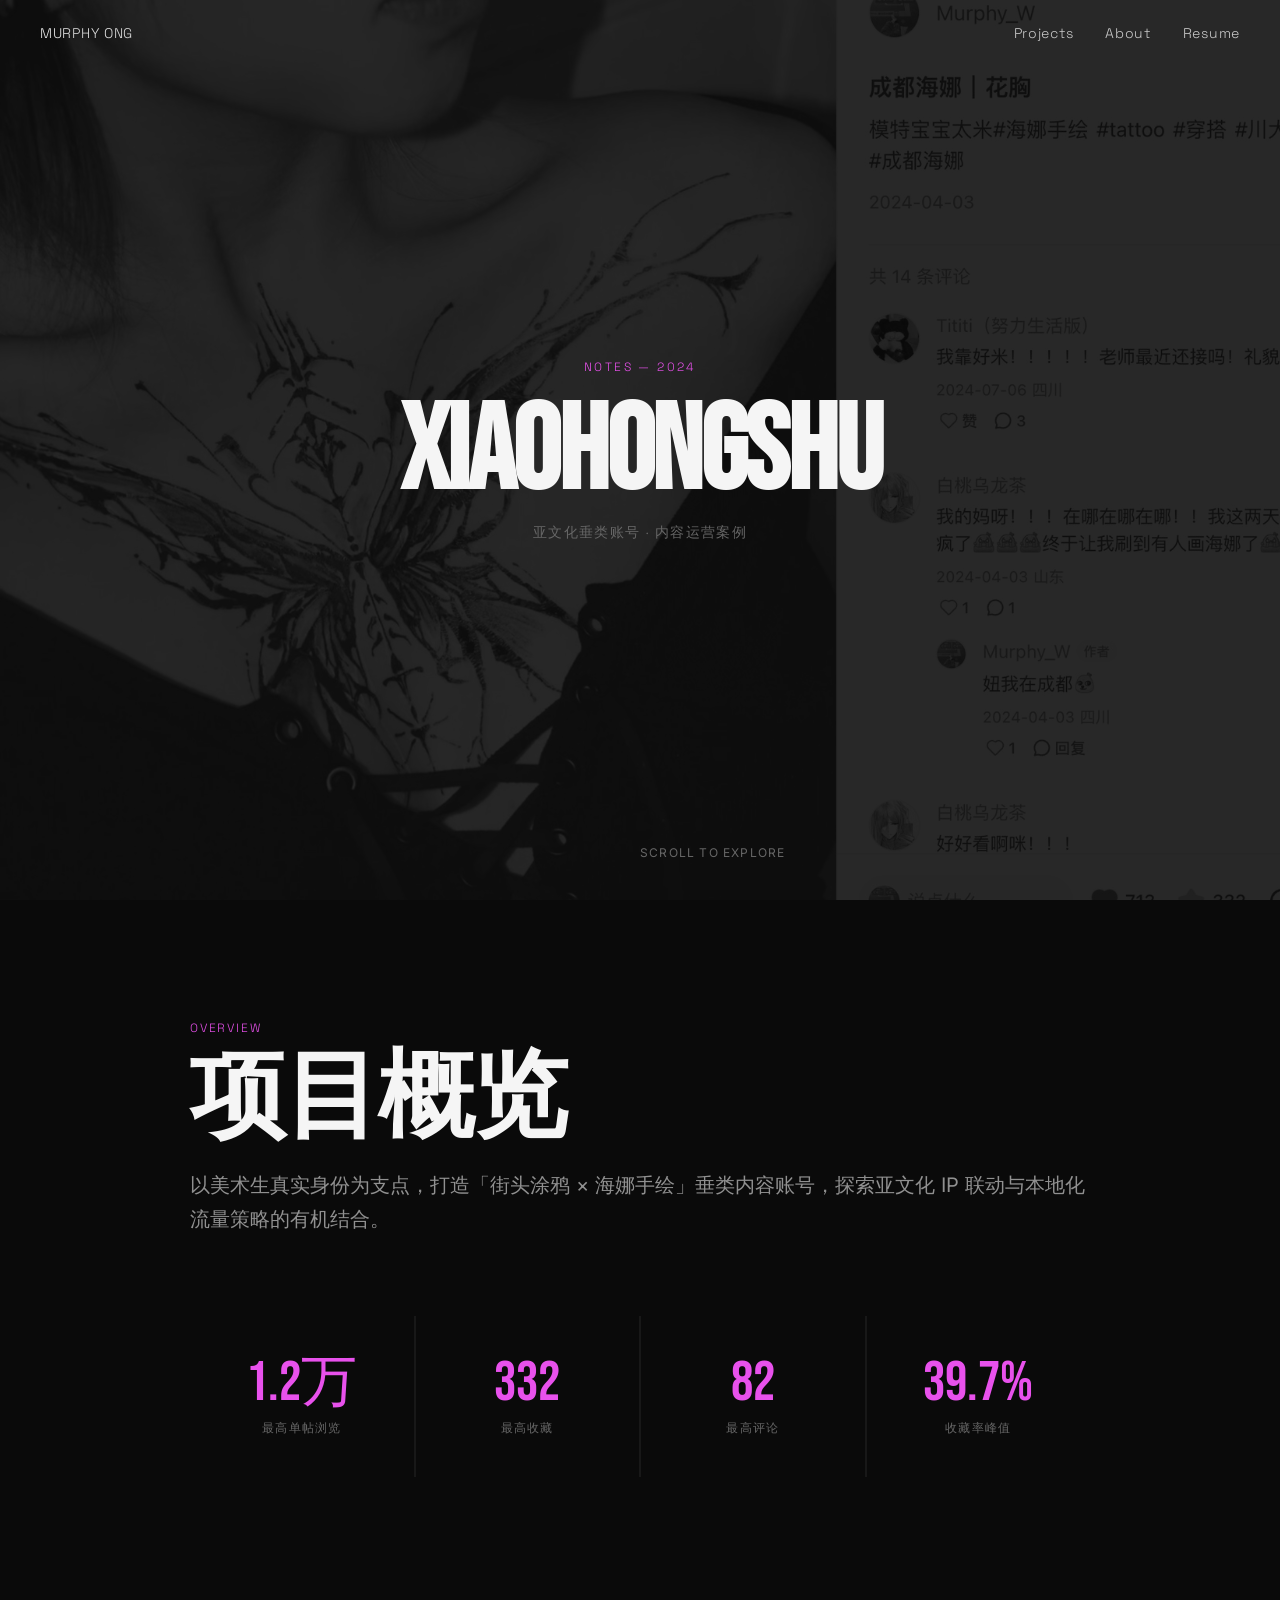
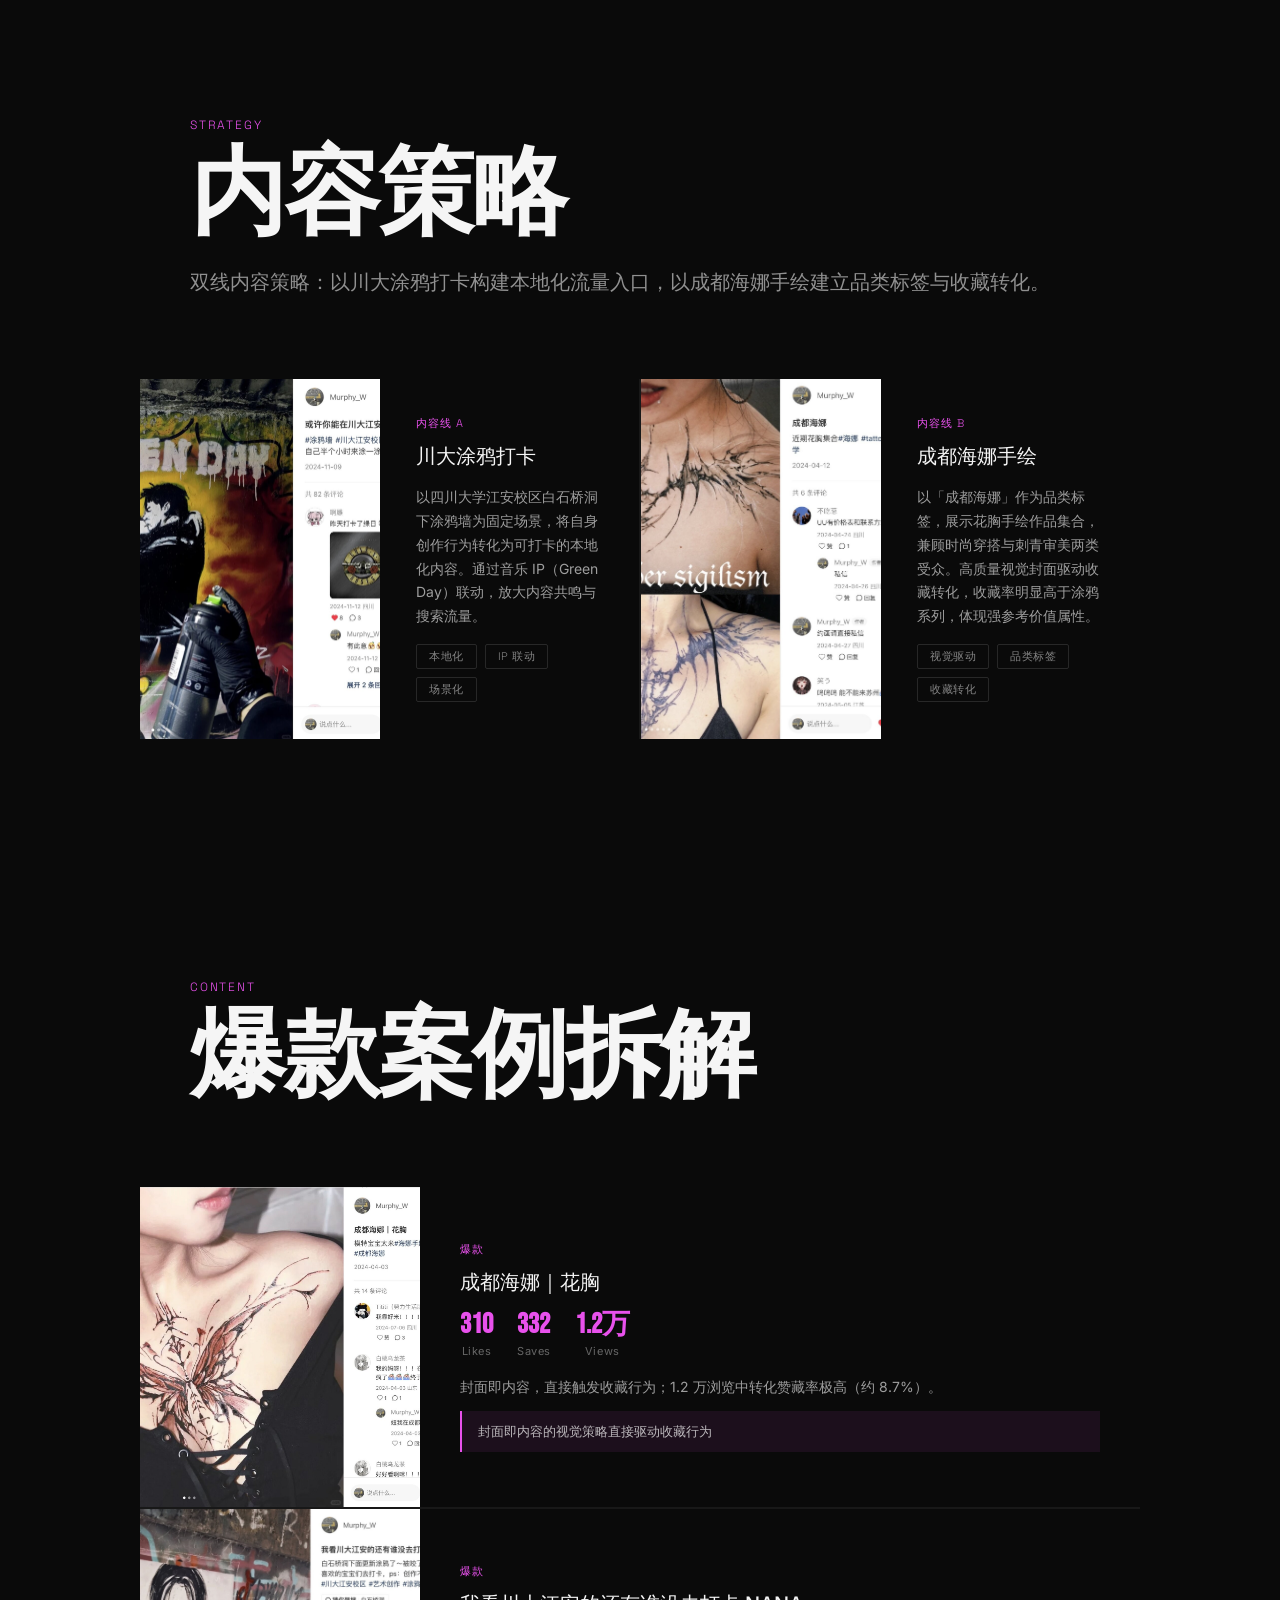
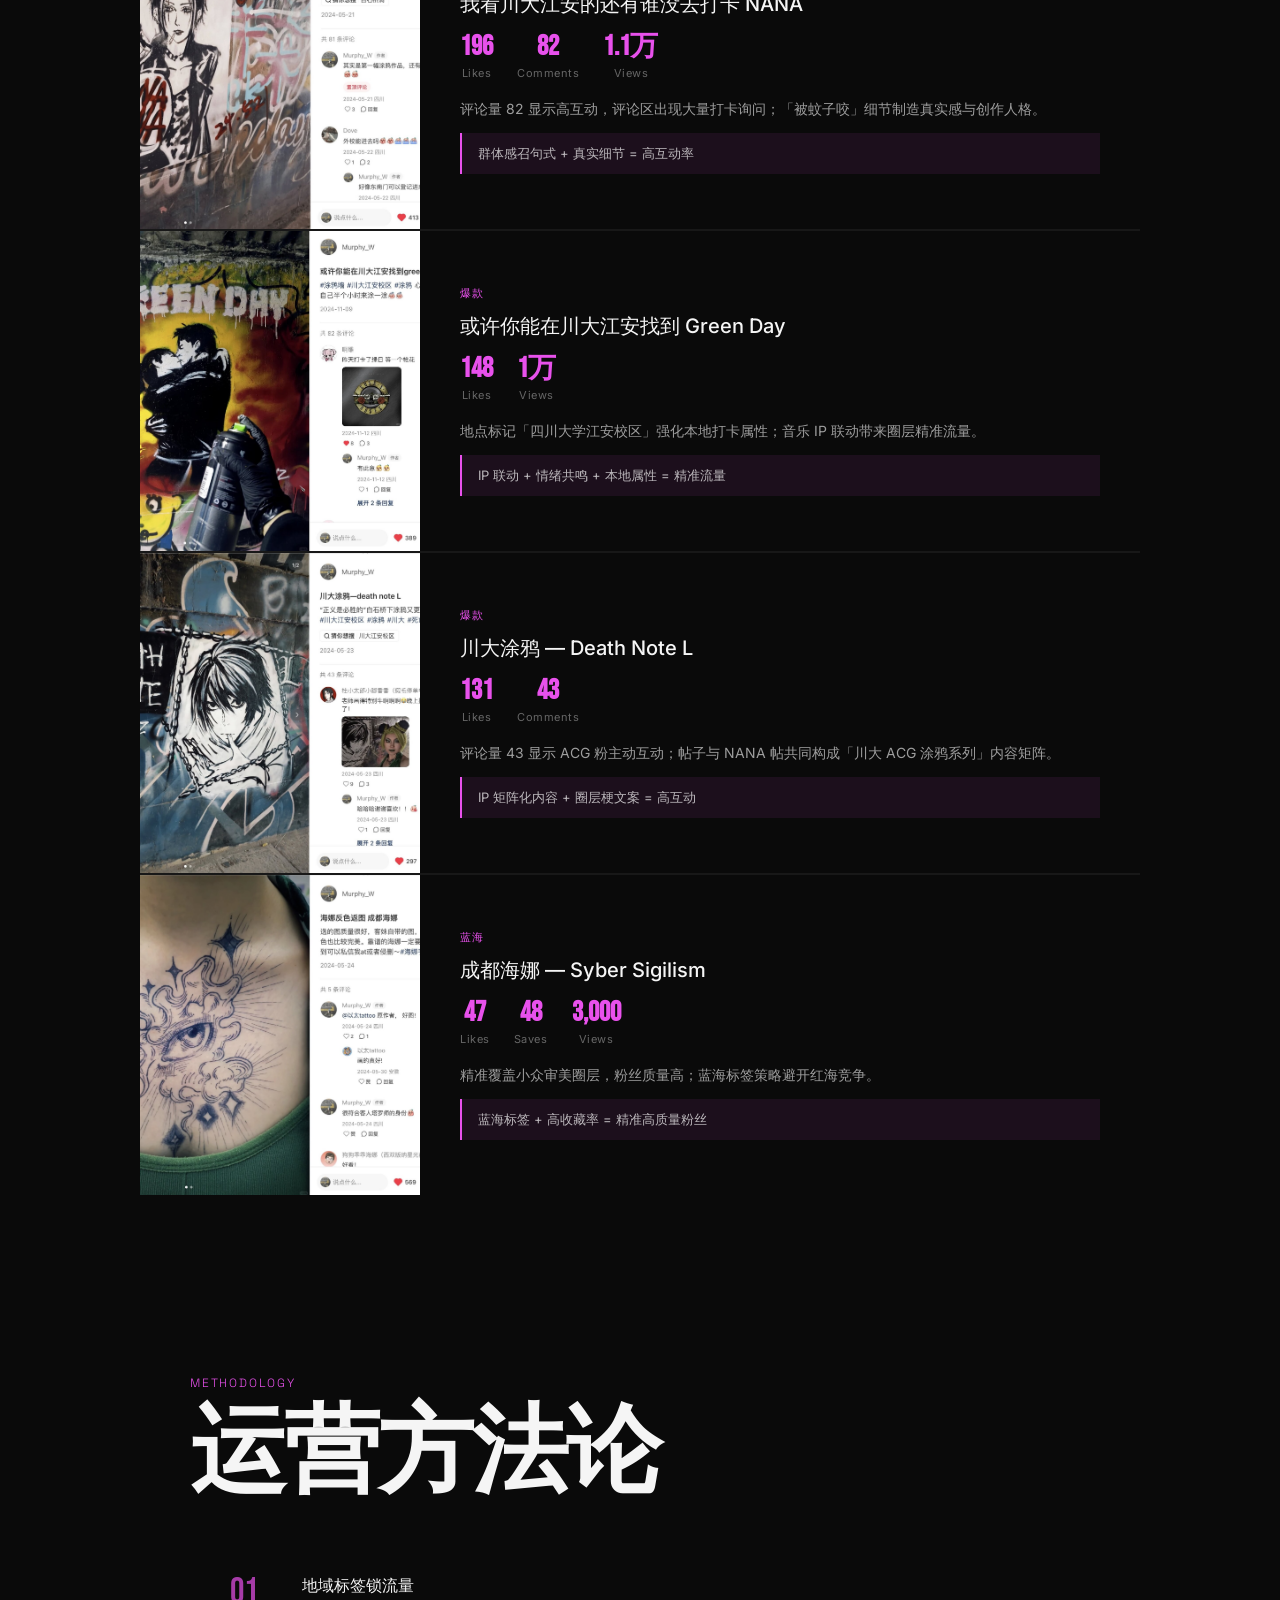
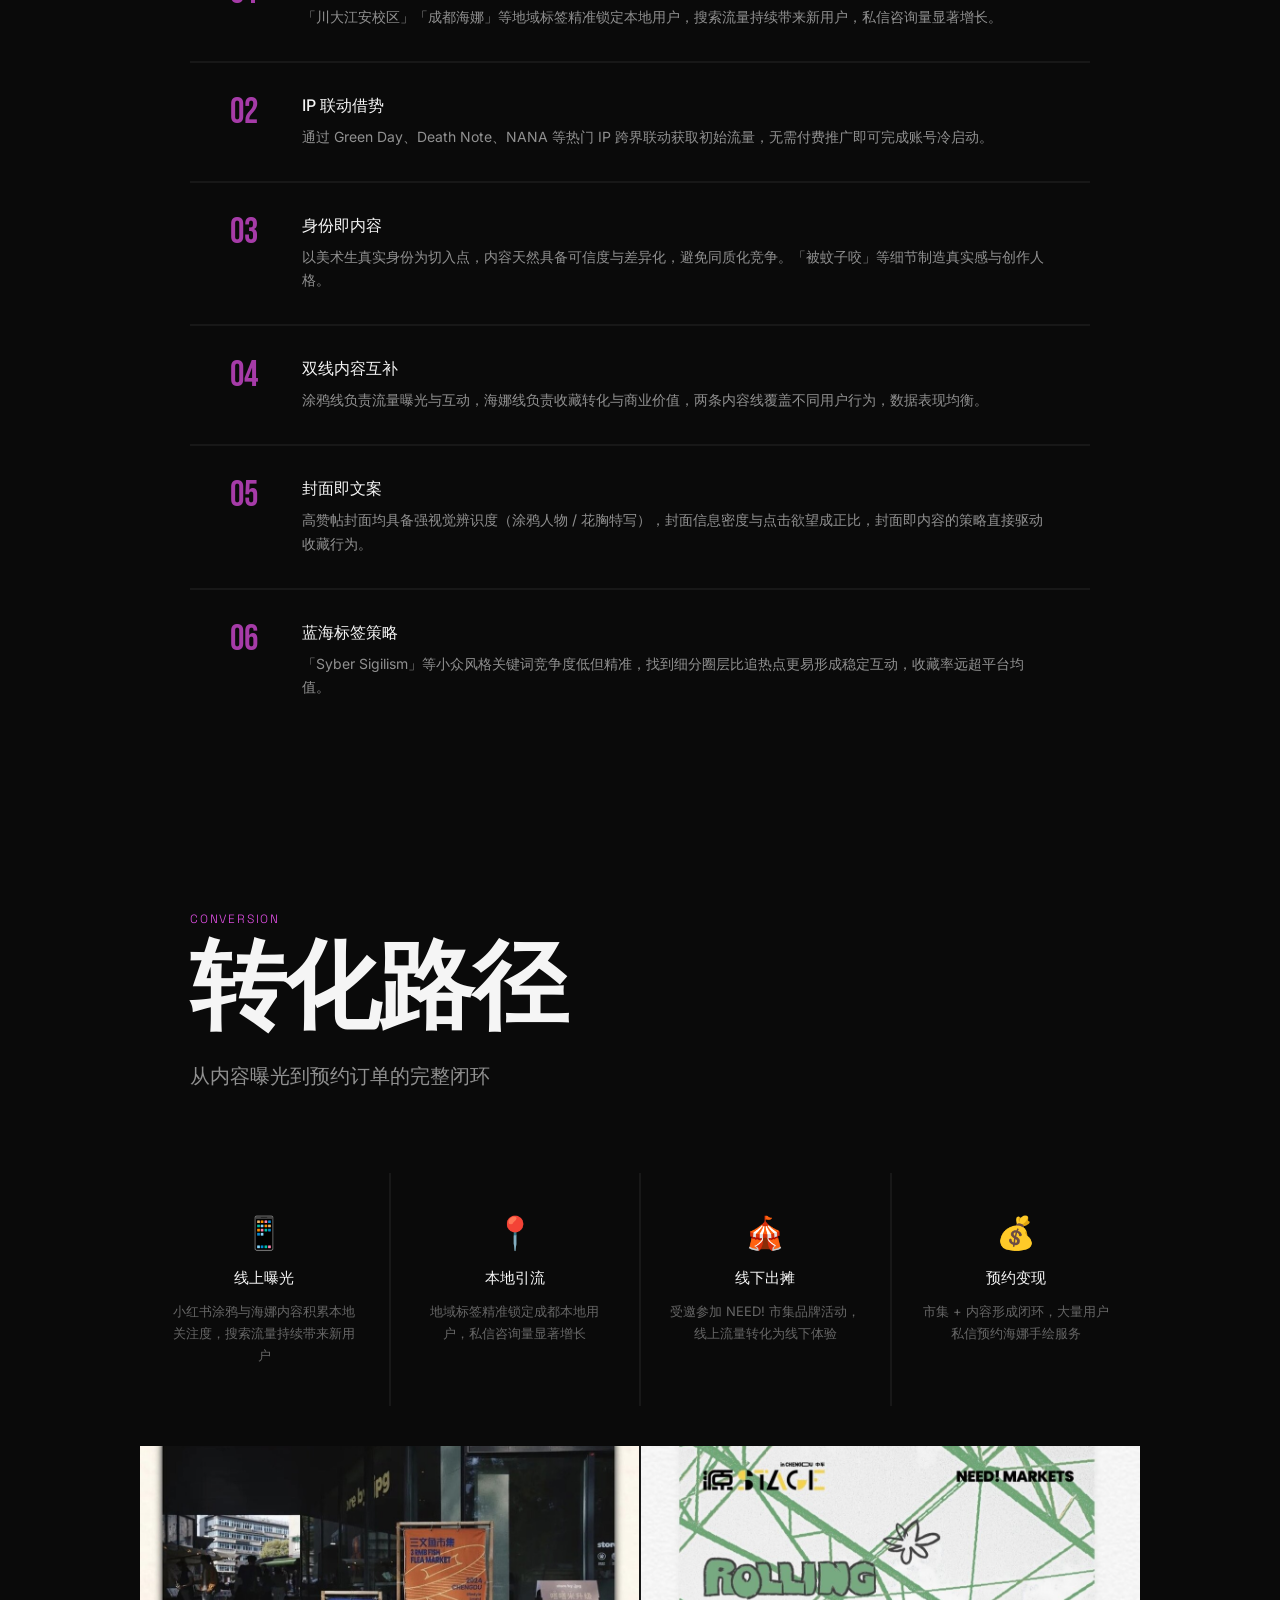
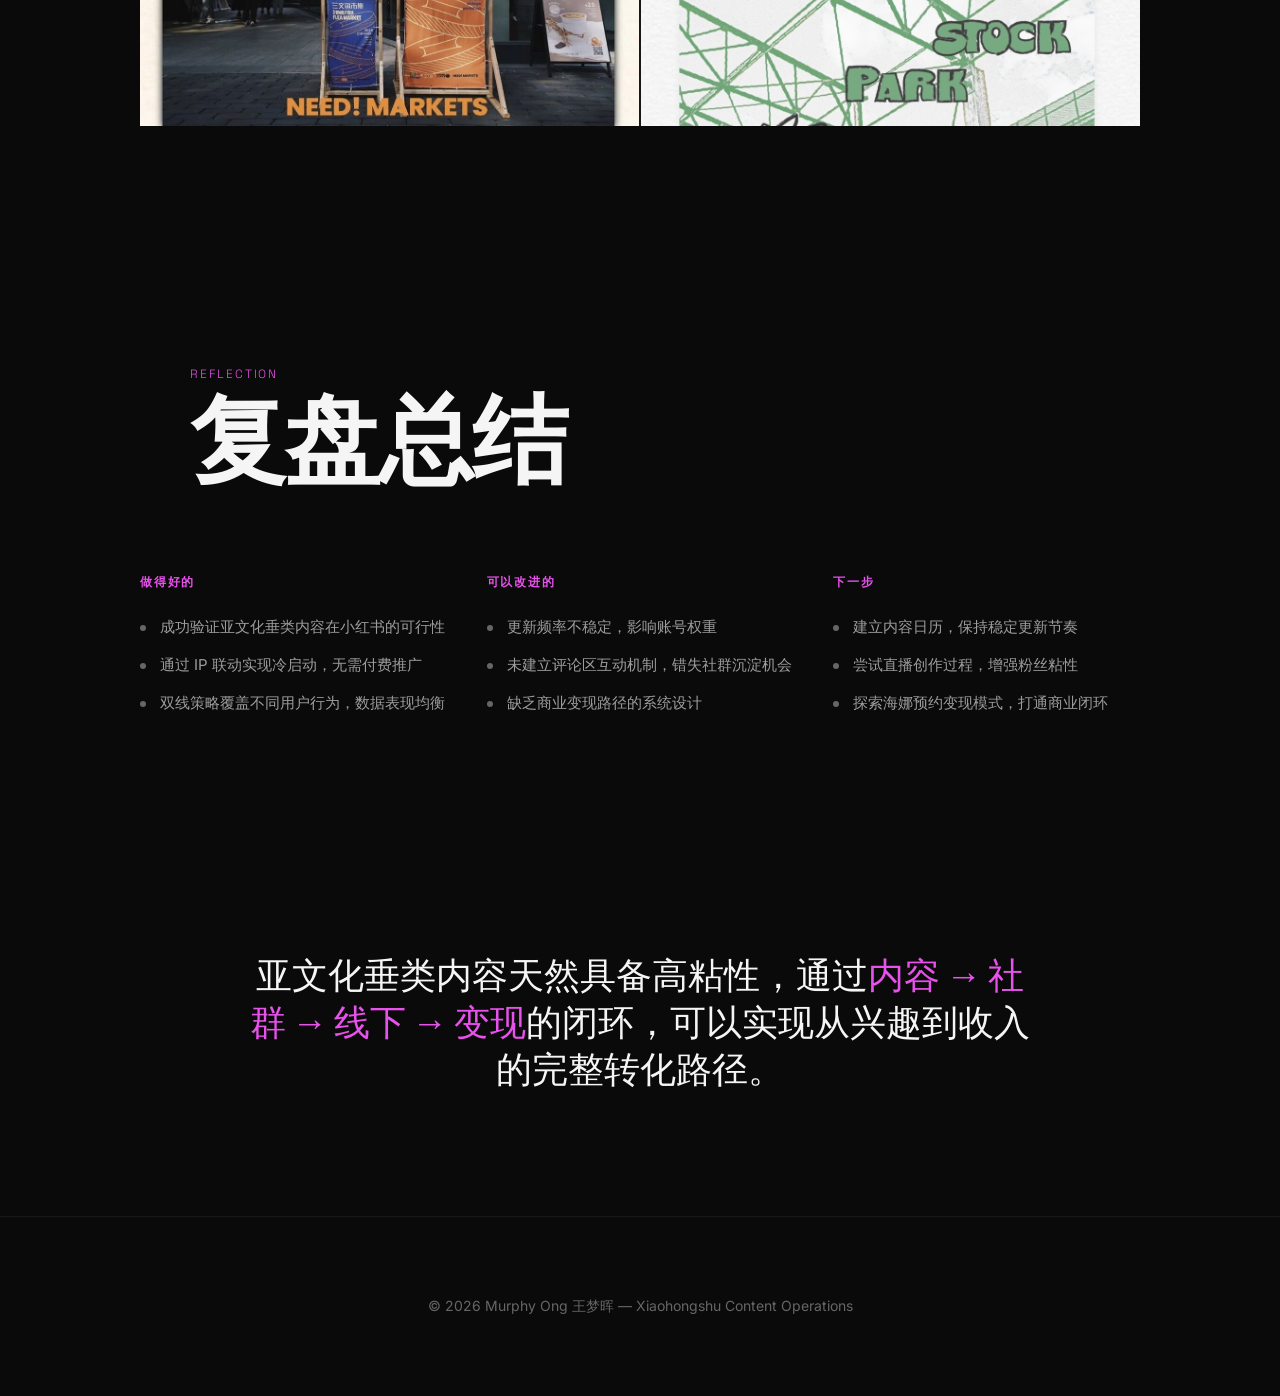
<file: xiaohongshu.html>
<!doctype html>
<html lang="zh-CN">
  <head>
    <meta charset="utf-8" />
    <meta name="viewport" content="width=device-width, initial-scale=1" />
    <title>小红书内容运营 — Murphy Ong 王梦晖</title>
    <meta name="description" content="亚文化垂类账号案例 — 街头涂鸦 × 海娜手绘" />
    <link rel="icon" href="./favicon.svg" type="image/svg+xml" />
    <link rel="stylesheet" href="./fonts.css?v=20260514_4" />
    <style>
      :root {
        --bg: #0a0a0a;
        --fg: #f5f5f5;
        --muted: #666;
        --accent: #e851ec;
      }

      *, *::before, *::after { margin: 0; padding: 0; box-sizing: border-box; }
      html { scroll-behavior: smooth; }

      body {
        background: var(--bg);
        color: var(--fg);
        font-family: 'Inter', 'Noto Sans SC', system-ui, sans-serif;
        overflow-x: hidden;
      }

      /* ── Navigation ── */
      .n-nav {
        position: fixed;
        inset: 0 0 auto;
        z-index: 100;
        padding: 24px 40px;
        display: flex;
        justify-content: space-between;
        align-items: center;
        mix-blend-mode: difference;
      }

      .n-nav a {
        color: var(--fg);
        text-decoration: none;
        font-family: 'Space Grotesk', 'Inter', 'Noto Sans SC', system-ui, sans-serif;
        font-size: 14px;
        letter-spacing: .05em;
        transition: opacity .3s;
      }

      .n-nav a:hover { opacity: .6; }
      .n-nav-brand { font-weight: 500; }
      .n-nav-links { display: flex; gap: 32px; }

      /* ── Hero ── */
      .n-hero {
        height: 100vh;
        display: flex;
        flex-direction: column;
        justify-content: center;
        align-items: center;
        text-align: center;
        padding: 0 40px;
        position: relative;
        overflow: hidden;
      }

      .n-hero-bg {
        position: absolute;
        inset: 0;
        opacity: .12;
        background: url('./assets/xhs-henna-1-new.jpg') center/cover no-repeat;
        filter: grayscale(100%);
        transform: scale(1.1);
        transition: transform 8s ease-out;
      }

      .n-hero:hover .n-hero-bg { transform: scale(1); }

      .n-hero-content { position: relative; z-index: 1; }

      .n-hero-year {
        font-family: 'Space Grotesk', 'Inter', 'Noto Sans SC', system-ui, sans-serif;
        font-size: 12px;
        letter-spacing: .2em;
        color: var(--accent);
        margin-bottom: 24px;
      }

      .n-hero-title {
        font-family: 'Bebas Neue', sans-serif;
        font-size: clamp(48px, 10vw, 120px);
        letter-spacing: -.02em;
        line-height: .9;
        margin-bottom: 16px;
        white-space: nowrap;
      }

      .n-hero-sub {
        font-family: 'Space Grotesk', 'Inter', 'Noto Sans SC', system-ui, sans-serif;
        font-size: 14px;
        color: var(--muted);
        letter-spacing: .1em;
        text-transform: uppercase;
      }

      .n-hero-hint {
        position: absolute;
        bottom: 40px;
        left: 50%;
        font-size: 12px;
        color: var(--muted);
        letter-spacing: .1em;
        animation: nHint 2s infinite;
      }

      @keyframes nHint {
        0%, 100% { transform: translateX(-50%) translateY(0); }
        50%      { transform: translateX(-50%) translateY(-10px); }
      }

      /* ── Section ── */
      .n-section {
        padding: 120px 40px;
        position: relative;
      }

      .n-section--compact {
        padding-top: 60px;
        padding-bottom: 60px;
      }

      .n-section-head {
        max-width: 900px;
        margin: 0 auto 80px;
      }

      .n-section--compact .n-section-head {
        margin-bottom: 40px;
      }

      .n-section-label {
        font-family: 'Space Grotesk', 'Inter', 'Noto Sans SC', system-ui, sans-serif;
        font-size: 12px;
        color: var(--accent);
        letter-spacing: .15em;
        text-transform: uppercase;
        margin-bottom: 16px;
      }

      .n-section-title {
        font-family: 'Bebas Neue', sans-serif;
        font-size: clamp(48px, 8vw, 96px);
        line-height: 1;
        letter-spacing: -.02em;
        white-space: nowrap;
      }

      .n-section-desc {
        font-size: clamp(16px, 2vw, 20px);
        line-height: 1.7;
        color: rgba(255,255,255,.55);
        margin-top: 20px;
        font-weight: 300;
      }

      /* ── Stats Grid ── */
      .n-stats {
        max-width: 900px;
        margin: 0 auto;
        display: grid;
        grid-template-columns: repeat(4, 1fr);
        gap: 2px;
        background: rgba(255,255,255,.06);
      }

      .n-stat {
        background: var(--bg);
        padding: 40px 32px;
        text-align: center;
      }

      .n-stat-num {
        font-family: 'Bebas Neue', sans-serif;
        font-size: 56px;
        color: var(--accent);
        line-height: 1;
        margin-bottom: 8px;
      }

      .n-stat-label {
        font-family: 'Space Grotesk', 'Inter', 'Noto Sans SC', system-ui, sans-serif;
        font-size: 12px;
        letter-spacing: .1em;
        text-transform: uppercase;
        color: var(--muted);
      }

      /* ── Content Strategies ── */
      .n-strategies {
        max-width: 1000px;
        margin: 0 auto;
        display: grid;
        grid-template-columns: 1fr 1fr;
        gap: 2px;
        background: rgba(255,255,255,.06);
      }

      .n-strategy {
        background: var(--bg);
        display: grid;
        grid-template-columns: 240px 1fr;
        min-height: 360px;
      }

      .n-strategy-img {
        width: 100%;
        height: 100%;
        object-fit: cover;
        transition: transform .6s ease;
      }

      .n-strategy:hover .n-strategy-img { transform: scale(1.03); }

      .n-strategy-body {
        padding: 36px;
        display: flex;
        flex-direction: column;
        justify-content: center;
      }

      .n-strategy-tag {
        font-family: 'Space Grotesk', 'Inter', 'Noto Sans SC', system-ui, sans-serif;
        font-size: 11px;
        letter-spacing: .1em;
        text-transform: uppercase;
        color: var(--accent);
        margin-bottom: 12px;
      }

      .n-strategy-title {
        font-size: 20px;
        font-weight: 500;
        margin-bottom: 16px;
        line-height: 1.3;
      }

      .n-strategy-desc {
        font-size: 14px;
        line-height: 1.7;
        color: rgba(255,255,255,.6);
        margin-bottom: 16px;
      }

      .n-strategy-labels {
        display: flex;
        gap: 8px;
        flex-wrap: wrap;
      }

      .n-strategy-label {
        font-family: 'Space Grotesk', 'Inter', 'Noto Sans SC', system-ui, sans-serif;
        font-size: 11px;
        letter-spacing: .05em;
        color: rgba(255,255,255,.5);
        border: 1px solid rgba(255,255,255,.12);
        padding: 4px 12px;
        border-radius: 2px;
      }

      /* ── Content Cases ── */
      .n-cases {
        max-width: 1000px;
        margin: 0 auto;
        display: flex;
        flex-direction: column;
        gap: 2px;
        background: rgba(255,255,255,.06);
      }

      .n-case {
        background: var(--bg);
        display: grid;
        grid-template-columns: 280px 1fr;
        min-height: 320px;
      }

      .n-case-img {
        width: 100%;
        height: 100%;
        object-fit: cover;
        transition: transform .6s ease;
      }

      .n-case:hover .n-case-img { transform: scale(1.03); }

      .n-case-body {
        padding: 40px;
        display: flex;
        flex-direction: column;
        justify-content: center;
      }

      .n-case-tag {
        font-family: 'Space Grotesk', 'Inter', 'Noto Sans SC', system-ui, sans-serif;
        font-size: 11px;
        letter-spacing: .1em;
        text-transform: uppercase;
        color: var(--accent);
        margin-bottom: 12px;
      }

      .n-case-title {
        font-size: 20px;
        font-weight: 500;
        margin-bottom: 16px;
        line-height: 1.3;
      }

      .n-case-metrics {
        display: flex;
        gap: 24px;
        margin-bottom: 16px;
      }

      .n-case-metric {
        text-align: center;
      }

      .n-case-metric strong {
        display: block;
        font-family: 'Bebas Neue', sans-serif;
        font-size: 28px;
        color: var(--accent);
        line-height: 1;
      }

      .n-case-metric span {
        font-size: 11px;
        color: var(--muted);
        letter-spacing: .05em;
      }

      .n-case-desc {
        font-size: 14px;
        line-height: 1.7;
        color: rgba(255,255,255,.6);
      }

      .n-case-highlight {
        margin-top: 12px;
        padding: 10px 16px;
        background: rgba(232, 81, 236, .08);
        border-left: 2px solid var(--accent);
        font-size: 13px;
        line-height: 1.6;
        color: rgba(255,255,255,.7);
      }

      /* ── Insights Feed ── */
      .n-insights {
        max-width: 900px;
        margin: 0 auto;
        display: flex;
        flex-direction: column;
        gap: 2px;
        background: rgba(255,255,255,.06);
      }

      .n-insight {
        background: var(--bg);
        padding: 32px 40px;
        display: grid;
        grid-template-columns: 48px 1fr;
        gap: 24px;
        align-items: start;
      }

      .n-insight-num {
        font-family: 'Bebas Neue', sans-serif;
        font-size: 36px;
        color: var(--accent);
        line-height: 1;
        opacity: .7;
      }

      .n-insight h4 {
        font-size: 16px;
        font-weight: 500;
        margin-bottom: 8px;
      }

      .n-insight p {
        font-size: 14px;
        line-height: 1.7;
        color: rgba(255,255,255,.55);
      }

      /* ── Reflection ── */
      .n-reflect {
        max-width: 1000px;
        margin: 0 auto;
        display: grid;
        grid-template-columns: repeat(3, 1fr);
        gap: 40px;
      }

      .n-reflect h4 {
        font-family: 'Space Grotesk', 'Inter', 'Noto Sans SC', system-ui, sans-serif;
        font-size: 12px;
        letter-spacing: .15em;
        text-transform: uppercase;
        color: var(--accent);
        margin-bottom: 24px;
      }

      .n-reflect ul {
        list-style: none;
        display: flex;
        flex-direction: column;
        gap: 14px;
      }

      .n-reflect li {
        font-size: 15px;
        line-height: 1.6;
        color: rgba(255,255,255,.6);
        padding-left: 20px;
        position: relative;
      }

      .n-reflect li::before {
        content: '';
        position: absolute;
        left: 0;
        top: 10px;
        width: 6px;
        height: 6px;
        border-radius: 50%;
        background: var(--muted);
      }

      .n-reflect.improve li::before { background: var(--accent); }
      .n-reflect.next li::before { background: rgba(232, 81, 236, .5); }

      /* ── Conversion ── */
      .n-conversion {
        max-width: 1000px;
        margin: 0 auto;
        display: grid;
        grid-template-columns: repeat(4, 1fr);
        gap: 2px;
        background: rgba(255,255,255,.06);
      }

      .n-conv-step {
        background: var(--bg);
        padding: 40px 28px;
        text-align: center;
      }

      .n-conv-icon {
        font-size: 32px;
        margin-bottom: 16px;
      }

      .n-conv-step h4 {
        font-size: 15px;
        font-weight: 500;
        margin-bottom: 12px;
      }

      .n-conv-step p {
        font-size: 13px;
        line-height: 1.7;
        color: var(--muted);
      }

      /* ── Conversion Market Images ── */
      .n-conv-images {
        max-width: 1000px;
        margin: 40px auto 0;
        display: grid;
        grid-template-columns: 1fr 1fr;
        gap: 2px;
        background: rgba(255,255,255,.06);
      }

      .n-conv-images img {
        width: 100%;
        height: 280px;
        object-fit: cover;
        transition: transform .6s ease;
      }

      .n-conv-images img:hover { transform: scale(1.02); }

      /* ── Quote ── */
      .n-quote {
        max-width: 800px;
        margin: 0 auto;
        text-align: center;
        padding: 60px 0;
      }

      .n-quote blockquote {
        font-family: 'Bebas Neue', sans-serif;
        font-size: clamp(22px, 3.5vw, 36px);
        line-height: 1.3;
        color: var(--fg);
      }

      .n-quote blockquote em {
        font-style: normal;
        color: var(--accent);
      }

      /* ── Footer ── */
      .n-footer {
        padding: 80px 40px;
        text-align: center;
        border-top: 1px solid rgba(255,255,255,.06);
        font-size: 14px;
        color: var(--muted);
      }

      /* ── Scroll Reveal ── */
      .n-section-head,
      .n-stats,
      .n-cases,
      .n-insights,
      .n-reflect,
      .n-conversion,
      .n-quote,
      .n-strategies,
      .n-conv-images {
        opacity: 0;
        transform: translateY(40px);
        transition: opacity .8s ease, transform .8s cubic-bezier(.16,1,.3,1);
      }

      .n-section-head.revealed,
      .n-stats.revealed,
      .n-cases.revealed,
      .n-insights.revealed,
      .n-reflect.revealed,
      .n-conversion.revealed,
      .n-quote.revealed,
      .n-strategies.revealed,
      .n-conv-images.revealed {
        opacity: 1;
        transform: translateY(0);
      }

      .n-case { opacity: 0; transform: translateY(20px); transition: opacity .6s ease, transform .6s ease; }
      .n-case.revealed { opacity: 1; transform: translateY(0); }
      .n-case:nth-child(2) { transition-delay: .1s; }
      .n-case:nth-child(3) { transition-delay: .2s; }
      .n-case:nth-child(4) { transition-delay: .3s; }
      .n-case:nth-child(5) { transition-delay: .4s; }

      .n-strategy { opacity: 0; transform: translateY(20px); transition: opacity .6s ease, transform .6s ease; }
      .n-strategy.revealed { opacity: 1; transform: translateY(0); }
      .n-strategy:nth-child(2) { transition-delay: .15s; }

      .n-insight { opacity: 0; transform: translateY(20px); transition: opacity .6s ease, transform .6s ease; }
      .n-insight.revealed { opacity: 1; transform: translateY(0); }
      .n-insight:nth-child(1) { transition-delay: 0s; }
      .n-insight:nth-child(2) { transition-delay: .06s; }
      .n-insight:nth-child(3) { transition-delay: .12s; }
      .n-insight:nth-child(4) { transition-delay: .18s; }
      .n-insight:nth-child(5) { transition-delay: .24s; }
      .n-insight:nth-child(6) { transition-delay: .3s; }

      .n-conv-step { opacity: 0; transform: translateY(20px); transition: opacity .6s ease, transform .6s ease; }
      .n-conv-step.revealed { opacity: 1; transform: translateY(0); }
      .n-conv-step:nth-child(1) { transition-delay: 0s; }
      .n-conv-step:nth-child(2) { transition-delay: .08s; }
      .n-conv-step:nth-child(3) { transition-delay: .16s; }
      .n-conv-step:nth-child(4) { transition-delay: .24s; }

      .n-reflect-col { opacity: 0; transform: translateY(20px); transition: opacity .7s ease, transform .7s ease; }
      .n-reflect-col.revealed { opacity: 1; transform: translateY(0); }
      .n-reflect-col:nth-child(2) { transition-delay: .12s; }
      .n-reflect-col:nth-child(3) { transition-delay: .24s; }

      /* ── Responsive ── */
      @media (max-width: 768px) {
        .n-nav { padding: 16px 20px; }
        .n-nav-links { gap: 20px; }
        .n-section { padding: 80px 20px; }
        .n-stats { grid-template-columns: 1fr 1fr; }
        .n-strategies { grid-template-columns: 1fr; }
        .n-strategy { grid-template-columns: 1fr; min-height: auto; }
        .n-strategy-img { height: 220px; }
        .n-case { grid-template-columns: 1fr; }
        .n-case-img { height: 240px; }
        .n-reflect { grid-template-columns: 1fr; gap: 40px; }
        .n-conversion { grid-template-columns: 1fr; }
        .n-conv-images { grid-template-columns: 1fr; }
        .n-conv-images img { height: 200px; }
        .n-insight { grid-template-columns: 36px 1fr; gap: 16px; padding: 24px 20px; }
        .n-insight-num { font-size: 28px; }
      }
    </style>
  </head>
  <body>
    <!-- Navigation -->
    <nav class="n-nav">
      <a href="./index.html" class="n-nav-brand">MURPHY ONG</a>
      <div class="n-nav-links">
        <a href="./work.html">Projects</a>
        <a href="./index.html#about">About</a>
        <a href="./resume.html">Resume</a>
      </div>
    </nav>

    <!-- Hero -->
    <section class="n-hero">
      <div class="n-hero-bg"></div>
      <div class="n-hero-content">
        <div class="n-hero-year">NOTES — 2024</div>
        <h1 class="n-hero-title">XIAOHONGSHU</h1>
        <p class="n-hero-sub">亚文化垂类账号 · 内容运营案例</p>
      </div>
      <div class="n-hero-hint">SCROLL TO EXPLORE</div>
    </section>

    <!-- Overview -->
    <section class="n-section">
      <div class="n-section-head">
        <div class="n-section-label">Overview</div>
        <h2 class="n-section-title">项目概览</h2>
        <p class="n-section-desc">以美术生真实身份为支点，打造「街头涂鸦 × 海娜手绘」垂类内容账号，探索亚文化 IP 联动与本地化流量策略的有机结合。</p>
      </div>
      <div class="n-stats">
        <div class="n-stat">
          <div class="n-stat-num">1.2万</div>
          <div class="n-stat-label">最高单帖浏览</div>
        </div>
        <div class="n-stat">
          <div class="n-stat-num">332</div>
          <div class="n-stat-label">最高收藏</div>
        </div>
        <div class="n-stat">
          <div class="n-stat-num">82</div>
          <div class="n-stat-label">最高评论</div>
        </div>
        <div class="n-stat">
          <div class="n-stat-num">39.7%</div>
          <div class="n-stat-label">收藏率峰值</div>
        </div>
      </div>
    </section>

    <!-- Content Strategy -->
    <section class="n-section">
      <div class="n-section-head">
        <div class="n-section-label">Strategy</div>
        <h2 class="n-section-title">内容策略</h2>
        <p class="n-section-desc">双线内容策略：以川大涂鸦打卡构建本地化流量入口，以成都海娜手绘建立品类标签与收藏转化。</p>
      </div>
      <div class="n-strategies">
        <div class="n-strategy">
          <img class="n-strategy-img" src="./assets/xhs-greenday-new.jpg" alt="川大涂鸦打卡" loading="lazy">
          <div class="n-strategy-body">
            <div class="n-strategy-tag">内容线 A</div>
            <div class="n-strategy-title">川大涂鸦打卡</div>
            <p class="n-strategy-desc">以四川大学江安校区白石桥洞下涂鸦墙为固定场景，将自身创作行为转化为可打卡的本地化内容。通过音乐 IP（Green Day）联动，放大内容共鸣与搜索流量。</p>
            <div class="n-strategy-labels">
              <span class="n-strategy-label">本地化</span>
              <span class="n-strategy-label">IP 联动</span>
              <span class="n-strategy-label">场景化</span>
            </div>
          </div>
        </div>
        <div class="n-strategy">
          <img class="n-strategy-img" src="./assets/xhs-henna-2-new.jpg" alt="成都海娜手绘" loading="lazy">
          <div class="n-strategy-body">
            <div class="n-strategy-tag">内容线 B</div>
            <div class="n-strategy-title">成都海娜手绘</div>
            <p class="n-strategy-desc">以「成都海娜」作为品类标签，展示花胸手绘作品集合，兼顾时尚穿搭与刺青审美两类受众。高质量视觉封面驱动收藏转化，收藏率明显高于涂鸦系列，体现强参考价值属性。</p>
            <div class="n-strategy-labels">
              <span class="n-strategy-label">视觉驱动</span>
              <span class="n-strategy-label">品类标签</span>
              <span class="n-strategy-label">收藏转化</span>
            </div>
          </div>
        </div>
      </div>
    </section>

    <!-- Content Cases -->
    <section class="n-section">
      <div class="n-section-head">
        <div class="n-section-label">Content</div>
        <h2 class="n-section-title">爆款案例拆解</h2>
      </div>
      <div class="n-cases">
        <div class="n-case">
          <img class="n-case-img" src="./assets/xhs-henna-1-new.jpg" alt="成都海娜花胸" loading="lazy">
          <div class="n-case-body">
            <div class="n-case-tag">爆款</div>
            <div class="n-case-title">成都海娜｜花胸</div>
            <div class="n-case-metrics">
              <div class="n-case-metric"><strong>310</strong><span>Likes</span></div>
              <div class="n-case-metric"><strong>332</strong><span>Saves</span></div>
              <div class="n-case-metric"><strong>1.2万</strong><span>Views</span></div>
            </div>
            <p class="n-case-desc">封面即内容，直接触发收藏行为；1.2 万浏览中转化赞藏率极高（约 8.7%）。</p>
            <div class="n-case-highlight">封面即内容的视觉策略直接驱动收藏行为</div>
          </div>
        </div>
        <div class="n-case">
          <img class="n-case-img" src="./assets/xhs-nana-new.jpg" alt="川大江安打卡NANA" loading="lazy">
          <div class="n-case-body">
            <div class="n-case-tag">爆款</div>
            <div class="n-case-title">我看川大江安的还有谁没去打卡 NANA</div>
            <div class="n-case-metrics">
              <div class="n-case-metric"><strong>196</strong><span>Likes</span></div>
              <div class="n-case-metric"><strong>82</strong><span>Comments</span></div>
              <div class="n-case-metric"><strong>1.1万</strong><span>Views</span></div>
            </div>
            <p class="n-case-desc">评论量 82 显示高互动，评论区出现大量打卡询问；「被蚊子咬」细节制造真实感与创作人格。</p>
            <div class="n-case-highlight">群体感召句式 + 真实细节 = 高互动率</div>
          </div>
        </div>
        <div class="n-case">
          <img class="n-case-img" src="./assets/xhs-greenday-new.jpg" alt="川大江安Green Day" loading="lazy">
          <div class="n-case-body">
            <div class="n-case-tag">爆款</div>
            <div class="n-case-title">或许你能在川大江安找到 Green Day</div>
            <div class="n-case-metrics">
              <div class="n-case-metric"><strong>148</strong><span>Likes</span></div>
              <div class="n-case-metric"><strong>1万</strong><span>Views</span></div>
            </div>
            <p class="n-case-desc">地点标记「四川大学江安校区」强化本地打卡属性；音乐 IP 联动带来圈层精准流量。</p>
            <div class="n-case-highlight">IP 联动 + 情绪共鸣 + 本地属性 = 精准流量</div>
          </div>
        </div>
        <div class="n-case">
          <img class="n-case-img" src="./assets/xhs-deathnote-new.jpg" alt="川大涂鸦Death Note L" loading="lazy">
          <div class="n-case-body">
            <div class="n-case-tag">爆款</div>
            <div class="n-case-title">川大涂鸦 — Death Note L</div>
            <div class="n-case-metrics">
              <div class="n-case-metric"><strong>131</strong><span>Likes</span></div>
              <div class="n-case-metric"><strong>43</strong><span>Comments</span></div>
            </div>
            <p class="n-case-desc">评论量 43 显示 ACG 粉主动互动；帖子与 NANA 帖共同构成「川大 ACG 涂鸦系列」内容矩阵。</p>
            <div class="n-case-highlight">IP 矩阵化内容 + 圈层梗文案 = 高互动</div>
          </div>
        </div>
        <div class="n-case">
          <img class="n-case-img" src="./assets/xhs-henna-3.jpg" alt="成都海娜Syber Sigilism" loading="lazy">
          <div class="n-case-body">
            <div class="n-case-tag">蓝海</div>
            <div class="n-case-title">成都海娜 — Syber Sigilism</div>
            <div class="n-case-metrics">
              <div class="n-case-metric"><strong>47</strong><span>Likes</span></div>
              <div class="n-case-metric"><strong>48</strong><span>Saves</span></div>
              <div class="n-case-metric"><strong>3,000</strong><span>Views</span></div>
            </div>
            <p class="n-case-desc">精准覆盖小众审美圈层，粉丝质量高；蓝海标签策略避开红海竞争。</p>
            <div class="n-case-highlight">蓝海标签 + 高收藏率 = 精准高质量粉丝</div>
          </div>
        </div>
      </div>
    </section>

    <!-- Insights -->
    <section class="n-section n-section--compact">
      <div class="n-section-head">
        <div class="n-section-label">Methodology</div>
        <h2 class="n-section-title">运营方法论</h2>
      </div>
      <div class="n-insights">
        <div class="n-insight">
          <div class="n-insight-num">01</div>
          <div>
            <h4>地域标签锁流量</h4>
            <p>「川大江安校区」「成都海娜」等地域标签精准锁定本地用户，搜索流量持续带来新用户，私信咨询量显著增长。</p>
          </div>
        </div>
        <div class="n-insight">
          <div class="n-insight-num">02</div>
          <div>
            <h4>IP 联动借势</h4>
            <p>通过 Green Day、Death Note、NANA 等热门 IP 跨界联动获取初始流量，无需付费推广即可完成账号冷启动。</p>
          </div>
        </div>
        <div class="n-insight">
          <div class="n-insight-num">03</div>
          <div>
            <h4>身份即内容</h4>
            <p>以美术生真实身份为切入点，内容天然具备可信度与差异化，避免同质化竞争。「被蚊子咬」等细节制造真实感与创作人格。</p>
          </div>
        </div>
        <div class="n-insight">
          <div class="n-insight-num">04</div>
          <div>
            <h4>双线内容互补</h4>
            <p>涂鸦线负责流量曝光与互动，海娜线负责收藏转化与商业价值，两条内容线覆盖不同用户行为，数据表现均衡。</p>
          </div>
        </div>
        <div class="n-insight">
          <div class="n-insight-num">05</div>
          <div>
            <h4>封面即文案</h4>
            <p>高赞帖封面均具备强视觉辨识度（涂鸦人物 / 花胸特写），封面信息密度与点击欲望成正比，封面即内容的策略直接驱动收藏行为。</p>
          </div>
        </div>
        <div class="n-insight">
          <div class="n-insight-num">06</div>
          <div>
            <h4>蓝海标签策略</h4>
            <p>「Syber Sigilism」等小众风格关键词竞争度低但精准，找到细分圈层比追热点更易形成稳定互动，收藏率远超平台均值。</p>
          </div>
        </div>
      </div>
    </section>

    <!-- Conversion -->
    <section class="n-section">
      <div class="n-section-head">
        <div class="n-section-label">Conversion</div>
        <h2 class="n-section-title">转化路径</h2>
        <p class="n-section-desc">从内容曝光到预约订单的完整闭环</p>
      </div>
      <div class="n-conversion">
        <div class="n-conv-step">
          <div class="n-conv-icon">📱</div>
          <h4>线上曝光</h4>
          <p>小红书涂鸦与海娜内容积累本地关注度，搜索流量持续带来新用户</p>
        </div>
        <div class="n-conv-step">
          <div class="n-conv-icon">📍</div>
          <h4>本地引流</h4>
          <p>地域标签精准锁定成都本地用户，私信咨询量显著增长</p>
        </div>
        <div class="n-conv-step">
          <div class="n-conv-icon">🎪</div>
          <h4>线下出摊</h4>
          <p>受邀参加 NEED! 市集品牌活动，线上流量转化为线下体验</p>
        </div>
        <div class="n-conv-step">
          <div class="n-conv-icon">💰</div>
          <h4>预约变现</h4>
          <p>市集 + 内容形成闭环，大量用户私信预约海娜手绘服务</p>
        </div>
      </div>
      <div class="n-conv-images">
        <img src="./assets/need-markets-1.jpg" alt="NEED! 市集现场" loading="lazy">
        <img src="./assets/need-markets-2.jpg" alt="NEED! 市集现场" loading="lazy">
      </div>
    </section>

    <!-- Reflection -->
    <section class="n-section">
      <div class="n-section-head">
        <div class="n-section-label">Reflection</div>
        <h2 class="n-section-title">复盘总结</h2>
      </div>
      <div class="n-reflect">
        <div class="n-reflect-col good">
          <h4>做得好的</h4>
          <ul>
            <li>成功验证亚文化垂类内容在小红书的可行性</li>
            <li>通过 IP 联动实现冷启动，无需付费推广</li>
            <li>双线策略覆盖不同用户行为，数据表现均衡</li>
          </ul>
        </div>
        <div class="n-reflect-col improve">
          <h4>可以改进的</h4>
          <ul>
            <li>更新频率不稳定，影响账号权重</li>
            <li>未建立评论区互动机制，错失社群沉淀机会</li>
            <li>缺乏商业变现路径的系统设计</li>
          </ul>
        </div>
        <div class="n-reflect-col next">
          <h4>下一步</h4>
          <ul>
            <li>建立内容日历，保持稳定更新节奏</li>
            <li>尝试直播创作过程，增强粉丝粘性</li>
            <li>探索海娜预约变现模式，打通商业闭环</li>
          </ul>
        </div>
      </div>
    </section>

    <!-- Quote -->
    <section class="n-section n-section--compact">
      <div class="n-quote">
        <blockquote>亚文化垂类内容天然具备高粘性，通过<em>内容 → 社群 → 线下 → 变现</em>的闭环，可以实现从兴趣到收入的完整转化路径。</blockquote>
      </div>
    </section>

    <!-- Footer -->
    <footer class="n-footer">© 2026 Murphy Ong 王梦晖 — Xiaohongshu Content Operations</footer>

    <script>
    (() => {
      const io = new IntersectionObserver(entries => {
        entries.forEach(en => {
          if (en.isIntersecting) en.target.classList.add('revealed');
        });
      }, { threshold: .1 });

      const sel = '.n-section-head, .n-stats, .n-cases, .n-insights, .n-reflect, .n-conversion, .n-quote, .n-case, .n-insight, .n-conv-step, .n-reflect-col, .n-strategies, .n-strategy, .n-conv-images';
      document.querySelectorAll(sel).forEach(el => io.observe(el));

      /* Parallax hero */
      const heroBg = document.querySelector('.n-hero-bg');
      window.addEventListener('scroll', () => {
        const y = window.scrollY;
        if (y < innerHeight) heroBg.style.transform = `scale(1.1) translateY(${y * .3}px)`;
      }, { passive: true });
    })();
    </script>
  </body>
</html>
</file>
<file: fonts.css>
/* 本地字体（离线/不走 Google Fonts），用于解决加载超时问题。
   ⚠️ 为了避免仍然“超时”，这里只保留当前页面实际用到的最小集合，并只引用 woff2（体积更小）。 */

/* Space Grotesk（主视觉与英文） */
@font-face{
  font-family: "Space Grotesk";
  font-style: normal;
  font-weight: 300;
  font-display: swap;
  src: url("./assets/fonts/space-grotesk/files/space-grotesk-latin-300-normal.woff2") format("woff2");
}
@font-face{
  font-family: "Space Grotesk";
  font-style: normal;
  font-weight: 600;
  font-display: swap;
  src: url("./assets/fonts/space-grotesk/files/space-grotesk-latin-600-normal.woff2") format("woff2");
}

/* Bebas Neue（Work 分类大字） */
@font-face{
  font-family: "Bebas Neue";
  font-style: normal;
  font-weight: 400;
  font-display: swap;
  src: url("./assets/fonts/bebas-neue/files/bebas-neue-latin-400-normal.woff2") format("woff2");
}

/* Inter（正文/界面小字） */
@font-face{
  font-family: "Inter";
  font-style: normal;
  font-weight: 400;
  font-display: swap;
  src: url("./assets/fonts/inter/files/inter-latin-400-normal.woff2") format("woff2");
}
@font-face{
  font-family: "Inter";
  font-style: normal;
  font-weight: 500;
  font-display: swap;
  src: url("./assets/fonts/inter/files/inter-latin-500-normal.woff2") format("woff2");
}

/* 中文不再强制下载 Noto Sans SC（文件巨大，容易导致加载慢/超时）
   直接用系统中文字体回退（PingFang SC / Microsoft YaHei 等） */
</file>
<file: styles.css>
:root{
  /* 参考 Field Day Sound：温和浅底 + 高对比黑字 + 霓虹强调色 */
  /* 稍微更“白”一点 */
  --bg: #ffffff;
  --fg: rgba(19,19,19,.96);
  --muted: rgba(19,19,19,.72);
  --dim: rgba(19,19,19,.46);
  --hair: rgba(19,19,19,.12);
  --accent: #e851ec;
  --shadow: rgba(0,0,0,.18);
  --radius: 18px;
  --max: 1200px;
  --pad: 28px;
  --display: "Bebas Neue";
}

*{ box-sizing: border-box; }
html,body{ height:100%; }
body{
  margin:0;
  color: var(--fg);
  background: var(--bg);
  font-family: Inter, "Noto Sans SC", system-ui, -apple-system, Segoe UI, Roboto, Helvetica, Arial, sans-serif;
  letter-spacing: -0.01em;
  overflow-x:hidden;
}
@media (pointer: fine){
  /* 使用自定义光标时隐藏系统光标 */
  body{ cursor: none; }
}

/* Home：从 Hero 滑到 Projects 的“桥接”交互（轻量） */
body.hasBridge{ --bridge: 0; }
body.hasBridge .hero{
  transform: translateY(calc(var(--bridge) * -52px));
  opacity: calc(1 - (var(--bridge) * 0.38));
}
body.hasBridge .hero .nameCapsule{
  transform: translateZ(0) scale(calc(1 - (var(--bridge) * 0.075)));
  filter: blur(calc(var(--bridge) * 2.2px));
  transition: filter .12s ease;
}
body.hasBridge #projects{
  /* 越接近 Projects 越“抬起来” */
  transform: translateY(calc((1 - var(--bridge)) * 56px));
}
body.hasBridge #projects .sectionTitle{
  opacity: calc(0.35 + (var(--bridge) * 0.65));
}
body.hasBridge #projects .hr{
  transform-origin: center;
  transform: scaleX(calc(0.7 + (var(--bridge) * 0.3)));
}

/* 接近 Projects 时增加一点主题粉色“能量感” */
body.hasBridge #projects{
  position: relative;
}
body.hasBridge #projects::before{
  content:"";
  position:absolute;
  left: 50%;
  top: 22px;
  width: min(920px, 92vw);
  height: 220px;
  transform: translateX(-50%);
  background: radial-gradient(closest-side, rgba(255,73,246,.18), rgba(255,73,246,0) 70%);
  filter: blur(14px);
  opacity: calc(var(--bridge) * 0.9);
  pointer-events:none;
  z-index: 0;
}
body.hasBridge #projects > *{
  position: relative;
  z-index: 1;
}

/* 纯白背景：去掉弥散/噪点效果 */
body::before{ content:none; }
body::after{ content:none; }

/* 首页：按你的最新需求，移除底层细边框与前层人脸（保留胶囊名字主视觉） */

.shell{
  max-width: var(--max);
  margin: 0 auto;
  padding: clamp(18px, 2.8vw, var(--pad));
  min-height: 100vh;
  display:flex;
  flex-direction:column;
}

.top{
  padding-top: 10px;
  display:flex;
  justify-content:space-between;
  align-items:flex-start;
  gap: 18px;
}

.brandLink{
  color: var(--fg);
  text-decoration:none;
  display:inline-flex;
  gap: 12px;
  align-items:baseline;
  border-bottom: 1px solid transparent;
  padding-bottom: 6px;
  transition: border-color .25s ease;
}
.brandLink:hover{ border-color: var(--hair); }
.brandEn{
  font-weight: 600;
  letter-spacing:-0.03em;
}
.brandZh{
  font-weight: 500;
  color: var(--muted);
}

.topNav{
  display:flex;
  gap: 18px;
  align-items:baseline;
  flex-wrap:wrap;
  justify-content:flex-end;
  padding-top: 4px;
}
.topNav a{
  color: var(--dim);
  text-decoration:none;
  font-size: 13px;
  letter-spacing: 0.01em;
  padding: 6px 0;
  border-bottom: 1px solid transparent;
  transition: color .2s ease, border-color .2s ease;
}
.topNav a:hover{
  color: var(--muted);
  border-bottom-color: var(--hair);
}
.topNav a[aria-current="page"]{
  color: var(--fg);
  border-bottom-color: rgba(19,19,19,.22);
}

.hero{ padding: clamp(34px, 7vw, 82px) 0 26px; }
.hero{
  min-height: 92vh;
  display:flex;
  flex-direction:column;
  justify-content:center;
  align-items:center;
  text-align:center;
  position: relative;
  overflow: hidden;
}

/* WebGL Fluid Background for Hero */
.hero-webgl-bg{
  position: absolute;
  inset: 0;
  z-index: 0;
  pointer-events: none;
  opacity: 0.35;
}
.hero-webgl-bg canvas{
  width: 100% !important;
  height: 100% !important;
}
.hero > *:not(.hero-webgl-bg){
  position: relative;
  z-index: 1;
}
.feed{ padding-top: 12px; }
.feedSection{
  padding: clamp(26px, 5vw, 64px) 0;
}
.embeddedProjects .workList{
  margin-top: 18px;
}
.embeddedProjects .catWall{
  padding-top: 6px;
}

/* Projects：左侧大类别，右侧项目入口（hover 出现） */
.projectsSplit{
  display:grid;
  grid-template-columns: minmax(360px, 1fr) minmax(320px, 520px);
  /* 让右侧列表能够“和某个类别行对齐” */
  grid-auto-rows: min-content;
  gap: clamp(18px, 3vw, 36px);
  align-items:start;
}
.projectsSplit .workList{ margin-top: 0; }
.projectsSplit .catWall{ display: contents; }
.projectsSplit .catBtn{ grid-column: 1; }
.projectsSplit .workList{
  grid-column: 2;
  grid-row-start: 1;
  padding-top: 10px; /* 让右侧列表更像“跟在大标题后面” */
  /* 默认隐藏时不占高度，避免 Projects 与 About 之间出现大段空白 */
  max-height: 0;
  overflow: hidden;
  opacity: 0;
  transform: translateX(14px);
  pointer-events: none;
  transition: opacity .22s ease, transform .22s ease, max-height .28s ease;
}
.projectsSplit.isListOn .workList{
  max-height: 2000px;
  opacity: 1;
  transform: translateX(0);
  pointer-events: auto;
}
@media (max-width: 980px){
  .projectsSplit{ grid-template-columns: 1fr; }
  .projectsSplit .catWall{ display:block; }
  .projectsSplit .workList{
    grid-column: 1;
    grid-row: auto !important;
    margin-top: 26px;
    padding-top: 0;
    opacity: 1;
    transform: none;
    pointer-events: auto;
  }
}

/* Home Projects: hover 即出现图片预览的“版块卡片” */
.projCards{
  margin-top: 18px;
  display:grid;
  grid-template-columns: repeat(12, 1fr);
  gap: 16px;
}
.projCard{
  grid-column: span 6;
  display:block;
  text-decoration:none;
  color: var(--fg);
  border: 1px solid var(--hair);
  border-radius: var(--radius);
  background: #fff;
  overflow:hidden;
  transition: transform .35s cubic-bezier(.2,.9,.2,1), box-shadow .35s ease, border-color .35s ease;
}
.projCard:hover{
  transform: translateY(-2px);
  box-shadow: 0 26px 80px rgba(0,0,0,.14);
  border-color: rgba(19,19,19,.18);
}
.projMedia{
  height: 220px;
  background: linear-gradient(135deg, rgba(255,73,246,.14), rgba(40,120,255,.10));
  background-size: cover;
  background-position: center;
  opacity: 0;
  transform: scale(1.03);
  transition: opacity .22s ease, transform .5s cubic-bezier(.2,.9,.2,1);
}
.projCard:hover .projMedia{
  opacity: 1;
  transform: scale(1);
}
.projBody{
  padding: 14px 14px 16px;
  display:flex;
  flex-direction:column;
  gap: 8px;
}
.projTitle{
  font-size: 18px;
  letter-spacing: -0.02em;
  line-height: 1.25;
}
.projMeta{
  color: var(--dim);
  font-size: 12px;
  display:flex;
  gap: 10px;
  flex-wrap:wrap;
}
.projPill{
  border: 1px solid var(--hair);
  border-radius: 999px;
  padding: 5px 10px;
  background: rgba(19,19,19,.02);
}
@media (max-width: 860px){
  .projCard{ grid-column: span 12; }
  .projMedia{ height: 200px; }
}
.slogan{
  color: var(--dim);
  margin-bottom: 20px;
  max-width: 86ch;
}
.sloganEn{
  font-size: 12px;
  font-family: "Space Grotesk", Inter, system-ui, sans-serif;
  font-style: italic;
  font-weight: 300;
  letter-spacing: .04em;
  text-transform: uppercase;
}
.sloganZh{
  margin-top: 8px;
  font-size: 12px;
  font-family: "Space Grotesk", Inter, "Noto Sans SC", system-ui, sans-serif;
  font-style: italic;
  font-weight: 300;
  letter-spacing: .06em;
}
.sectionTitle{
  display:flex;
  gap: 12px;
  align-items:baseline;
  font-size: 18px;
  color: var(--muted);
  letter-spacing: -0.02em;
}
.sectionHint{
  color: var(--dim);
  font-size: 12px;
}
.homeLinks{
  display:flex;
  flex-wrap:wrap;
  gap: 16px 18px;
  margin-top: 24px;
}
.heroTitle{
  margin:0;
  font-family: "Space Grotesk", Inter, "Noto Sans SC", system-ui, sans-serif;
  font-weight: 600;
  letter-spacing: -0.06em;
  line-height: 1;
}
.heroTitle .line{
  display:block;
  opacity:0;
  transform: translateY(10px);
}
.nameCapsule{
  width: min(1240px, 94vw);
  aspect-ratio: 3.9 / 1;
  border: 1px solid rgba(19,19,19,.55);
  border-radius: 999px;
  display:flex;
  align-items:center;
  justify-content:center;
  background: rgba(255,255,255,.96);
  position: relative;
  box-shadow: 0 22px 70px rgba(0,0,0,.06);
  transform: translate3d(calc(var(--nameX, 0) * 1px), calc(var(--nameY, 0) * 1px), 0) scale(calc(1 + (var(--nameS, 0) * .001)));
  transition: box-shadow .35s ease, border-color .35s ease;
  overflow: hidden;
  /* 左右边缘淡出（参考图那种“更高级”的边缘虚化） */
  -webkit-mask-image: linear-gradient(to right, transparent 0%, #000 14%, #000 86%, transparent 100%);
  mask-image: linear-gradient(to right, transparent 0%, #000 14%, #000 86%, transparent 100%);
}
.nameCapsule::after{
  content:"";
  position:absolute;
  inset: 9px;
  border: 1px solid rgba(19,19,19,.12);
  border-radius: 999px;
  pointer-events:none;
}
.nameMarquee{
  width: 100%;
  display:flex;
  align-items:center;
  justify-content:flex-start;
  gap: 0;
  white-space: nowrap;
  /* 默认不播放：等页面进入后再慢慢开始 */
}
.nameInner{
  display:inline-flex;
  align-items:baseline;
  width: max-content;
  will-change: transform;
  /* 更慢的滚动速度 */
  animation: nameMarquee 58s linear infinite;
  animation-play-state: paused;
}
.nameTrack{
  display:inline-flex;
  align-items:baseline;
  gap: 28px;
  padding-left: 28px;
}
.nameTrack .w{
  font-family: "Space Grotesk", Inter, "Noto Sans SC", system-ui, sans-serif;
  font-weight: 300; /* 更细 */
  /* 小约五分之一（≈0.8x），避免过大 */
  font-size: clamp(166px, 26vw, 344px);
  text-transform: uppercase;
  letter-spacing: -0.11em;
  line-height: .8;
  color: rgba(19,19,19,.92);
  position: relative;
  display: inline-block;
}

.nameTrack .sep{
  font-family: "Space Grotesk", Inter, system-ui, sans-serif;
  font-weight: 300;
  font-size: clamp(34px, 4vw, 52px);
  color: rgba(19,19,19,.30);
  transform: translateY(-.08em);
}
.nameTrack.clone{ }

/* 进入页面后才开始播放（慢慢触发） */
body.isMarqueeOn .nameInner{
  animation-play-state: running;
}

@keyframes nameMarquee{
  0%{ transform: translateX(0); }
  100%{ transform: translateX(-50%); }
}
.heroNameZh{
  /* 往下放一点，避免被上方滚动主视觉遮挡 */
  margin-top: 34px;
  font-family: "Space Grotesk", Inter, "Noto Sans SC", system-ui, sans-serif;
  font-weight: 300;
  font-style: italic;
  letter-spacing: -0.06em;
  line-height: 1.0;
  font-size: clamp(22px, 3.4vw, 34px);
  color: var(--muted);
}
.heroSub{
  margin: 18px 0 0;
  max-width: 66ch;
  color: var(--muted);
  line-height: 1.6;
  font-size: 16px;
  font-family: "Space Grotesk", Inter, "Noto Sans SC", system-ui, sans-serif;
  font-weight: 300;
  font-style: italic;
}
.accent{ color: var(--fg); }

.nav{
  display:flex;
  flex-direction:column;
  gap: 14px;
  margin-top: 26px;
}
.navItem{
  color: var(--fg);
  text-decoration:none;
  font-size: 15px;
  width: fit-content;
  padding: 6px 0;
  border-bottom: 1px solid transparent;
  transition: border-color .25s ease, color .25s ease;
}
.navItem:hover{
  border-color: var(--hair);
  color: rgba(19,19,19,.98);
}

.footer{
  margin-top:auto;
  padding: 26px 0 10px;
  color: var(--dim);
  font-size: 12px;
}

/* Shared page bits */
.pageTitle{
  margin: 44px 0 10px;
  font-size: 20px;
  font-weight: 500;
  color: var(--muted);
}
.hr{
  height:1px;
  background: var(--hair);
  margin: 18px 0 26px;
}

/* Work page */
.filters{
  display:flex;
  flex-wrap:wrap;
  gap: 14px 16px;
  align-items:flex-end;
}
.filter{
  border: 0;
  background: transparent;
  color: var(--dim);
  padding: 10px 10px;
  border-radius: 12px;
  cursor:pointer;
  display:flex;
  gap: 10px;
  align-items:flex-end;
  transition: background .2s ease, color .2s ease;
}
.filter:hover{ background: rgba(19,19,19,.04); color: var(--muted); }
.filter[aria-pressed="true"]{
  background: rgba(19,19,19,.05);
  color: var(--fg);
}
.filters.asLinks .filter{
  text-decoration:none;
}
.filters.asLinks a.filter{
  display:inline-flex;
}
.stacked{
  display:flex;
  flex-direction:column;
  line-height: .9;
  font-weight: 600;
  letter-spacing: -0.06em;
  text-transform: lowercase;
  font-size: 12px;
}
.stacked span{ display:block; }
.count{
  font-size: 12px;
  color: var(--dim);
}

/* Field Day 风格：大字号分类入口（Projects 页） */
.catWall{
  display:flex;
  flex-direction:column;
  gap: clamp(22px, 3.2vw, 44px);
  padding: clamp(16px, 2.4vw, 28px) 0 0;
}
.catBtn{
  border:0;
  background:transparent;
  padding:0;
  text-align:left;
  cursor:pointer;
  display:flex;
  align-items:baseline;
  gap: 14px;
  width: fit-content;
}
.catWord{
  font-family: var(--display), Inter, "Noto Sans SC", system-ui, sans-serif;
  font-weight: 400;
  text-transform: uppercase;
  letter-spacing: -0.02em;
  line-height: .8;
  /* 更强的视觉冲击 */
  font-size: clamp(110px, 18vw, 320px);
  color: rgba(19,19,19,.92);
  display: inline-block;
  transform-origin: left center;
  transition: transform .28s cubic-bezier(.2,.9,.2,1), color .18s ease, letter-spacing .28s ease;
}
.catBtn[aria-pressed="true"] .catWord{ color: var(--accent); }
.catCount{ font-size: 12px; color: var(--dim); }
.catBtn:hover .catWord{
  transform: translateX(12px) scale(1.12);
  color: var(--accent);
}
.catBtn:hover .catCount{
  color: var(--muted);
}

.workList{
  margin-top: 44px;
  display:flex;
  flex-direction:column;
  transition: opacity .18s ease, transform .18s ease;
}
.workList.isSwitching{
  opacity: 0;
  transform: translateY(12px);
}
.workItem{
  padding: 12px 0;
  border-bottom: 0;
  display:flex;
  justify-content:space-between;
  gap: 24px;
  align-items:baseline;
}
.workLink{
  text-decoration:none;
  color: var(--fg);
  display:flex;
  flex-direction:column;
  gap: 8px;
  flex: 1;
  min-width: 0;
}
.workTitle{
  font-size: 18px;
  letter-spacing: -0.02em;
  line-height: 1.2;
}
.workSub{
  display:none; /* 小标题不再常驻显示 */
}
.workRight{
  display:flex;
  align-items:baseline;
  gap: 12px;
  justify-content:flex-end;
  flex: 0 0 auto;
}
.workMeta{
  font-size: 13px;
  color: var(--dim);
  opacity: 0;
  transform: translateX(-8px);
  transition: opacity .18s ease, transform .18s ease;
  white-space: nowrap;
}
.workItem.isHoveringItem .workMeta{
  opacity: 1;
  transform: translateX(0);
}
.workArrow{
  color: var(--dim);
  white-space:nowrap;
  padding-top: 0;
}

/* Hover preview（模拟 Field Day Work 列表 hover 出图的感觉） */
.hoverPreview{
  position: fixed;
  width: 320px;
  height: 220px;
  border-radius: 14px;
  border: 1px solid var(--hair);
  background: rgba(237,236,232,.75);
  overflow:hidden;
  pointer-events:none;
  z-index: 45;
  opacity: 0;
  transform: translate3d(-50%, -50%, 0) scale(.98);
  transition: opacity .18s ease, transform .18s ease;
  box-shadow: 0 22px 70px rgba(0,0,0,.18);
}
.hoverPreview.isOn{
  opacity: 1;
  transform: translate3d(-50%, -50%, 0) scale(1);
}
.hoverPreview .img{
  width:100%;
  height:100%;
  display:block;
  background: linear-gradient(135deg, rgba(255,73,246,.16), rgba(40,120,255,.10));
  background-size: cover;
  background-position: center;
}
.hoverPreview .cap{
  position:absolute;
  left: 10px;
  right: 10px;
  bottom: 10px;
  font-size: 11px;
  color: rgba(19,19,19,.72);
  background: rgba(237,236,232,.78);
  border: 1px solid rgba(19,19,19,.12);
  border-radius: 999px;
  padding: 6px 10px;
  backdrop-filter: blur(6px);
  white-space: nowrap;
  overflow: hidden;
  text-overflow: ellipsis;
  /* 不在浮层底部显示标题 */
  display:none;
}

/* Home gallery */
.gallery{
  display:grid;
  grid-template-columns: repeat(12, 1fr);
  gap: 16px;
}
.tile{
  grid-column: span 6;
  height: 240px;
  border-radius: var(--radius);
  border: 1px solid var(--hair);
  background: rgba(255,255,255,.02);
  overflow:hidden;
  position:relative;
  text-decoration:none;
  color: var(--fg);
  box-shadow: 0 22px 70px rgba(0,0,0,.35);
}
.tileBg{
  position:absolute;
  inset:0;
  filter: saturate(1.1);
  transform: scale(1.02);
  transition: transform .55s cubic-bezier(.2,.9,.2,1);
}
.tile:hover .tileBg{ transform: scale(1.08); }
.tileMeta{
  position:absolute;
  left: 18px;
  right: 18px;
  bottom: 16px;
  display:flex;
  flex-direction:column;
  gap: 6px;
}
.tileTitle{
  font-size: 22px;
  letter-spacing: -0.04em;
}
.tileSub{
  color: var(--muted);
  font-size: 13px;
}
.g1{ background: radial-gradient(900px 520px at 20% 30%, rgba(255,73,246,.22), transparent 60%), linear-gradient(135deg, rgba(19,19,19,.04), rgba(19,19,19,.00)); }
.g2{ background: radial-gradient(760px 520px at 70% 35%, rgba(40,120,255,.18), transparent 60%), linear-gradient(135deg, rgba(19,19,19,.04), rgba(19,19,19,.00)); }
.g3{ background: radial-gradient(800px 520px at 35% 35%, rgba(255,180,120,.16), transparent 62%), linear-gradient(135deg, rgba(19,19,19,.04), rgba(19,19,19,.00)); }
.g4{ background: radial-gradient(900px 520px at 60% 30%, rgba(255,230,120,.16), transparent 62%), linear-gradient(135deg, rgba(19,19,19,.04), rgba(19,19,19,.00)); }
@media (max-width: 860px){
  .tile{ grid-column: span 12; height: 220px; }
}

.infoGrid{
  display:grid;
  grid-template-columns: 1fr 1fr;
  gap: 18px;
}
@media (max-width: 860px){
  .infoGrid{ grid-template-columns: 1fr; }
}

/* Home about row */
.aboutRow{
  display:grid;
  grid-template-columns: 280px 1fr;
  gap: 18px;
  align-items:start;
}
@media (max-width: 860px){
  .aboutRow{ grid-template-columns: 1fr; }
}
.avatarWrap{
  border: 0;
  border-radius: 0;
  background: transparent;
  overflow: hidden;
  box-shadow: none;
  display:flex;
  flex-direction:column;
  perspective: 900px;
}
.avatarTilt{
  display:flex;
  flex-direction:column;
  transform: rotateX(0deg) rotateY(0deg);
  transform-style: preserve-3d;
  will-change: transform;
  transition: transform .25s ease;
}
.avatarWrap.isTilting .avatarTilt{
  transition: transform .08s linear;
}
.avatarImg{
  width: 100%;
  /* 不裁剪：完整显示图片 */
  object-fit: contain;
  display:block;
  background: transparent;
  backface-visibility: hidden;
}
.avatarWrap .avatarImg + .avatarImg{
  border-top: 0;
}
/* 高度将由 JS 动态匹配右侧文字高度（两张图总高=右侧文字高） */
.aboutText.card{
  padding: 0;
  border: 0;
  border-radius: 0;
  background: transparent;
}
.bioCopy{
  font-family: "Space Grotesk", Inter, system-ui, -apple-system, Segoe UI, Roboto, Helvetica, Arial, "PingFang SC",
    "Microsoft YaHei", sans-serif;
  font-weight: 300;
  letter-spacing: -0.01em;
}
.bioEn{
  font-style: italic;
}
.bioZh{
  font-style: italic;
}
.bioQuote{
  font-style: italic;
  letter-spacing: -0.02em;
}

/* About：中文段落右对齐（英文仍保持原样） */
#about .aboutText{
  text-align: right;
}
#about .bioZh{
  display:block;
  text-align:right;
}

/* Home > Information：CONTACT 卡片居中、英文、非斜体 */
.contactCard{
  grid-column: 1 / -1;
  justify-self: center;
  text-align: center;
  max-width: 560px;
  background: transparent;
}
.contactCard .bioCopy{
  font-style: normal;
}

/* 音波跳跃（Information 上方） */
.contactWave{
  width: min(520px, 86vw);
  height: 44px;
  margin: 6px auto 18px;
  display:flex;
  align-items:flex-end;
  justify-content:center;
  gap: 6px;
}
.waveBar{
  width: 6px;
  height: 10px;
  border-radius: 999px;
  background: rgba(255,73,246,.34);
  border: 1px solid rgba(255,73,246,.72);
  box-shadow:
    0 0 10px rgba(255,73,246,.26),
    0 0 22px rgba(255,73,246,.14);
  transform-origin: center bottom;
  animation: waveJump 1.05s ease-in-out infinite;
  animation-delay: calc(var(--i) * -0.06s);
}
@keyframes waveJump{
  0%, 100%{ transform: scaleY(.35); opacity: .65; }
  35%{ transform: scaleY(1.65); opacity: 1; }
  60%{ transform: scaleY(.75); opacity: .85; }
}
@media (prefers-reduced-motion: reduce){
  .waveBar{ animation: none; transform: scaleY(.8); opacity: .75; }
}

/* Project page */
.projectHeader{
  margin-top: 30px;
  display:flex;
  flex-direction:column;
  gap: 14px;
}
.projectName{
  font-size: clamp(34px, 5.8vw, 70px);
  letter-spacing: -0.06em;
  line-height: 1.02;
  margin:0;
}
.projectDeck{
  color: var(--muted);
  line-height: 1.7;
  max-width: 70ch;
  margin:0;
}
.projectCover{
  margin-top: 22px;
  border-radius: var(--radius);
  border: 1px solid var(--hair);
  background: linear-gradient(135deg, rgba(255,73,246,.14), rgba(40,120,255,.10));
  height: auto;
  max-height: 520px;
  box-shadow: 0 30px 80px var(--shadow);
  position:relative;
  overflow:hidden;
}
.projectCover::after{
  content:"";
  position:absolute;
  inset:-20%;
  background: radial-gradient(600px 360px at 30% 30%, rgba(255,255,255,.10), transparent 60%);
  transform: rotate(-8deg);
}
.projectGrid{
  margin-top: 22px;
  display:grid;
  grid-template-columns: 1.4fr 1fr;
  gap: 18px 26px;
}
@media (max-width: 860px){
  .projectGrid{ grid-template-columns: 1fr; }
}
.card{
  border: 1px solid var(--hair);
  border-radius: var(--radius);
  background: rgba(19,19,19,.03);
  padding: 16px 16px;
}
.resumeTopCard{
  border: 0;
  border-radius: 0;
  background: transparent;
  padding: 0;
}
.resumeFull{
  margin-top: 22px;
  width: 100%;
  /* 尽量撑满可视区域：减去上方 header/title/卡片占用 */
  height: clamp(680px, calc(100vh - 240px), 1400px);
}
.resumeFull embed{
  width: 100%;
  height: 100%;
  border: 0;
  display: block;
  background: #fff;
}
.cardTitle{
  margin:0 0 10px;
  font-size: 12px;
  color: var(--dim);
  letter-spacing: .06em;
  text-transform: uppercase;
}
.card p{ margin:0; color: var(--muted); line-height: 1.7; }
.card a{ color: var(--fg); text-decoration:none; border-bottom: 1px solid var(--hair); }
.card a:hover{ border-bottom-color: rgba(19,19,19,.34); }

/* Cursor + page fade */
.cursor{
  position:fixed;
  top:0; left:0;
  width: 14px; height: 14px;
  border-radius: 999px;
  background: rgba(255,73,246,.14);
  border: 1px solid rgba(255,73,246,.88);
  box-shadow:
    0 0 14px rgba(255,73,246,.28),
    0 0 28px rgba(255,73,246,.16);
  mix-blend-mode: normal;
  transform: translate(-50%, -50%);
  pointer-events:none;
  z-index: 50;
  opacity:0;
  transition: width .18s ease, height .18s ease, background .18s ease, border-color .18s ease, box-shadow .18s ease;
}
.cursor::after{
  content:"";
  position:absolute;
  inset: -18px;
  border-radius: 999px;
  background: radial-gradient(circle, rgba(255,73,246,.26), rgba(255,73,246,0) 62%);
  filter: blur(6px);
  opacity: .65;
  pointer-events:none;
}
.cursor.isHover{
  width: 34px; height: 34px;
  background: rgba(255,73,246,.10);
  border-color: rgba(255,73,246,.72);
  box-shadow:
    0 0 18px rgba(255,73,246,.30),
    0 0 44px rgba(255,73,246,.18);
}
.pageFade{
  position:fixed;
  inset:0;
  background: #000;
  opacity:0;
  pointer-events:none;
  transition: opacity .35s ease;
  z-index: 40;
}
.pageFade.isOn{ opacity:1; }

@media (pointer: coarse){
  .cursor{ display:none; }
}

@media (prefers-reduced-motion: reduce){
  *{ scroll-behavior:auto !important; transition:none !important; animation:none !important; }
  body::after{ opacity: .12; }
}

/* Scroll-triggered reveals */
[data-animate="fade"]{
  opacity: 0;
  transform: translateY(30px) scale(0.96);
}
[data-animate].isIn{
  opacity: 1;
  transform: translateY(0) scale(1);
  transition: opacity .75s cubic-bezier(.2,.9,.2,1), transform .75s cubic-bezier(.2,.9,.2,1);
}

/* 滚动视差效果 - Projects 到 About 之间 */
.feedSection{
  transform-style: preserve-3d;
  perspective: 1200px;
}

/* Projects 板块视差 */
.embeddedProjects{
  transform: translateZ(0);
  transition: transform .1s linear;
}

/* About 板块视差 - 稍微慢一点 */
#about{
  transform: translateZ(0);
  transition: transform .1s linear;
}

/* 3D 卡片翻转效果 */
.workItem{
  transform-style: preserve-3d;
  transition: transform .4s cubic-bezier(.2,.9,.2,1), background .3s ease;
}

.workItem:hover{
  transform: translateX(8px) translateZ(20px);
  background: rgba(255,73,246,.03);
}

.workItem::before{
  content: "";
  position: absolute;
  left: 0;
  top: 0;
  bottom: 0;
  width: 3px;
  background: var(--accent);
  transform: scaleY(0);
  transition: transform .35s cubic-bezier(.2,.9,.2,1);
}

.workItem:hover::before{
  transform: scaleY(1);
}

/* 分类按钮 3D 效果 */
.catBtn{
  transform-style: preserve-3d;
  transition: transform .35s cubic-bezier(.2,.9,.2,1);
}

.catBtn:hover{
  transform: translateX(12px) scale(1.12) translateZ(30px);
}

.catBtn[aria-pressed="true"]{
  transform: translateX(20px) scale(1.15) translateZ(40px);
}

/* 文字逐字动画 */
.sectionTitle span:first-child{
  display: inline-block;
  overflow: hidden;
}

.sectionTitle span:first-child .char{
  display: inline-block;
  opacity: 0;
  transform: translateY(100%) rotateX(-90deg);
  animation: charReveal .6s cubic-bezier(.2,.9,.2,1) forwards;
}

@keyframes charReveal{
  to{
    opacity: 1;
    transform: translateY(0) rotateX(0);
  }
}

/* Gallery 瓷砖悬停 3D 效果 */
.tile{
  transform-style: preserve-3d;
  transition: transform .5s cubic-bezier(.2,.9,.2,1), box-shadow .5s ease;
}

.tile:hover{
  transform: translateY(-8px) rotateX(5deg) rotateY(-5deg) scale(1.02);
  box-shadow: 
    0 30px 60px rgba(0,0,0,.2),
    0 0 40px rgba(255,73,246,.15);
}

.tileBg{
  transition: transform .8s cubic-bezier(.2,.9,.2,1), filter .5s ease;
}

.tile:hover .tileBg{
  transform: scale(1.15) translateZ(20px);
  filter: saturate(1.3);
}

/* 图片缩放与模糊过渡 */
.avatarTilt{
  transition: transform .4s cubic-bezier(.2,.9,.2,1), filter .4s ease;
}

.avatarTilt:hover{
  filter: brightness(1.05) contrast(1.02);
}

/* 光晕脉冲效果 */
@keyframes glowPulse{
  0%, 100%{
    box-shadow: 
      0 0 20px rgba(255,73,246,.3),
      0 0 40px rgba(255,73,246,.2),
      0 0 60px rgba(255,73,246,.1);
  }
  50%{
    box-shadow: 
      0 0 30px rgba(255,73,246,.5),
      0 0 60px rgba(255,73,246,.3),
      0 0 90px rgba(255,73,246,.2);
  }
}

/* 项目列表容器光晕 */
.projectsSplit.isListOn .workList{
  animation: glowPulse 3s ease-in-out infinite;
  border-radius: 12px;
  padding: 16px;
}

/* 分割线动画 */
.hr{
  transform-origin: left;
  transform: scaleX(0);
  transition: transform .8s cubic-bezier(.2,.9,.2,1);
}

.feedSection.isIn .hr{
  transform: scaleX(1);
}

/* 增强的磁性吸附 */
.magnetic{
  transition: transform .15s cubic-bezier(.2,.9,.2,1);
}

/* 滚动进度指示器 */
.scrollProgress{
  position: fixed;
  top: 0;
  left: 0;
  height: 3px;
  background: linear-gradient(90deg, var(--accent), rgba(255,73,246,.5));
  z-index: 100;
  transform-origin: left;
  transform: scaleX(0);
  transition: transform .1s linear;
}

/* 视差背景层 */
.parallaxBg{
  position: fixed;
  inset: 0;
  pointer-events: none;
  z-index: -1;
  opacity: 0;
  transition: opacity .5s ease;
}

body.hasParallax .parallaxBg{
  opacity: 1;
}

/* 文字高亮动画 */
.bioQuote{
  position: relative;
  display: inline;
}

.bioQuote::after{
  content: "";
  position: absolute;
  left: 0;
  bottom: 0;
  width: 100%;
  height: 30%;
  background: rgba(255,73,246,.15);
  transform: scaleX(0);
  transform-origin: left;
  transition: transform .6s cubic-bezier(.2,.9,.2,1);
  z-index: -1;
}

.feedSection.isIn .bioQuote::after{
  transform: scaleX(1);
}

/* 项目卡片悬停图片预览增强 */
.hoverPreview{
  transform-style: preserve-3d;
  transition: 
    opacity .25s ease, 
    transform .25s cubic-bezier(.2,.9,.2,1),
    box-shadow .25s ease;
}

.hoverPreview.isOn{
  box-shadow: 
    0 25px 80px rgba(0,0,0,.25),
    0 0 50px rgba(255,73,246,.2);
}

/* 滚动触发的 3D 倾斜效果 */
.tiltOnScroll{
  transform-style: preserve-3d;
  transition: transform .3s cubic-bezier(.2,.9,.2,1);
}

/* 脉冲光点装饰 */
.pulseDot{
  position: absolute;
  width: 8px;
  height: 8px;
  border-radius: 50%;
  background: var(--accent);
  box-shadow: 0 0 20px var(--accent), 0 0 40px var(--accent);
  animation: dotPulse 2s ease-in-out infinite;
}

@keyframes dotPulse{
  0%, 100%{
    transform: scale(1);
    opacity: .6;
  }
  50%{
    transform: scale(1.5);
    opacity: 1;
  }
}
</file>
<file: project-styles.css>
/* 项目详情页专用样式 - 分板块卡片式布局 */

/* ========== 标题排版 - 中英双语 ========== */
.projectTitleWrap {
  margin: 8px 0 4px;
}

.projectName {
  font-family: "Bebas Neue", "Space Grotesk", Inter, sans-serif;
  font-size: 56px;
  font-weight: 700;
  letter-spacing: -0.03em;
  line-height: 1.05;
  color: var(--fg);
  margin: 0;
}

.projectNameEn {
  font-family: "Bebas Neue", sans-serif;
  font-size: 56px;
  font-weight: 700;
  letter-spacing: -0.01em;
  text-transform: uppercase;
  color: #e851ec;
  margin: 6px 0 0;
}

.projectDeck {
  font-size: 16px;
  font-weight: 200;
  font-style: italic;
  line-height: 1.7;
  color: var(--muted);
  max-width: 640px;
  margin-top: 12px;
}

@media (max-width: 860px) {
  .projectName {
    font-size: 40px;
  }
  .projectNameEn {
    font-size: 40px;
  }
}

@media (max-width: 480px) {
  .projectName {
    font-size: 32px;
  }
  .projectNameEn {
    font-size: 32px;
  }
}

/* ========== 主布局 ========== */
.projectContent {
  margin-top: 28px;
}

/* ========== 内联 META（标题下方） ========== */
.projectMetaInline {
  display: flex;
  gap: 20px;
  margin-top: 16px;
  flex-wrap: wrap;
}

.projectMetaInline .metaInlineItem {
  font-family: "Space Mono", monospace;
  font-size: 13px;
  color: var(--dim);
  letter-spacing: 0.02em;
}

.projectMetaInline .metaInlineItem span {
  color: var(--fg);
  font-weight: 500;
}

.projectMetaInline .metaInlineTags {
  font-family: "Space Mono", monospace;
  font-size: 13px;
  color: var(--dim);
  letter-spacing: 0.02em;
}

.projectMetaInline .metaInlineTags span {
  color: var(--fg);
  font-weight: 400;
}

@media (max-width: 860px) {
  .projectName {
    font-size: 40px;
  }
  .projectNameEn {
    font-size: 40px;
  }
  .projectMetaInline {
    gap: 12px;
  }
}

/* ========== 侧边栏 ========== */
.projectSidebar {
  display: flex;
  flex-direction: column;
  gap: 18px;
}

.projectSidebar .card {
  position: sticky;
  top: 28px;
}

.metaList {
  display: flex;
  flex-direction: column;
  gap: 14px;
}

.metaItem {
  display: flex;
  flex-direction: column;
  gap: 4px;
}

.metaLabel {
  font-size: 11px;
  letter-spacing: 0.1em;
  text-transform: uppercase;
  color: var(--dim);
  font-family: "Space Mono", monospace;
}

.metaValue {
  font-size: 15px;
  color: var(--fg);
  font-weight: 500;
}

/* ========== 项目封面增强 ========== */
.projectCover {
  position: relative;
  overflow: hidden;
}

.projectCover::after {
  content: "";
  position: absolute;
  inset: 0;
  background: linear-gradient(
    135deg,
    rgba(255, 73, 246, 0.1) 0%,
    transparent 50%,
    rgba(40, 120, 255, 0.05) 100%
  );
  pointer-events: none;
}

/* ========== 板块通用 ========== */
.projSection {
  padding: 48px 0;
  border-bottom: 1px solid var(--hair);
}

.projSection:first-child {
  padding-top: 0;
}

.projSection:last-child {
  border-bottom: none;
  padding-bottom: 0;
}

.sectionHead {
  display: flex;
  align-items: baseline;
  gap: 14px;
  margin-bottom: 32px;
}

.sectionNum {
  font-family: "Bebas Neue", sans-serif;
  font-size: 14px;
  letter-spacing: 0.08em;
  color: var(--accent);
  opacity: 0.7;
}

.sectionLabel {
  font-family: "Space Grotesk", Inter, sans-serif;
  font-size: 22px;
  font-weight: 600;
  letter-spacing: -0.02em;
  color: var(--fg);
  margin: 0;
}

/* ========== 01 核心数据 - STATS ========== */
.statsRow {
  display: grid;
  grid-template-columns: repeat(4, 1fr);
  gap: 16px;
}

.statCard {
  padding: 24px 20px;
  border-radius: var(--radius);
  border: 1px solid var(--hair);
  text-align: center;
  transition: transform 0.3s ease, box-shadow 0.3s ease;
}

.statCard:hover {
  transform: translateY(-3px);
  box-shadow: 0 8px 24px rgba(0, 0, 0, 0.06);
}

.statCard--primary {
  background: var(--fg);
  border-color: var(--fg);
}

.statCard--primary .statValue {
  color: #ffffff;
}

.statCard--primary .statDesc {
  color: rgba(255, 255, 255, 0.6);
}

.statValue {
  font-family: "Bebas Neue", sans-serif;
  font-size: 36px;
  font-weight: 400;
  line-height: 1;
  color: var(--fg);
  margin-bottom: 8px;
}

.statDesc {
  font-size: 13px;
  color: var(--dim);
  letter-spacing: 0.02em;
}

/* ========== 02 内容策略 - STRATEGY ========== */
.strategyRow {
  display: grid;
  grid-template-columns: 1fr 1fr;
  gap: 20px;
}

.strategyCard {
  border-radius: var(--radius);
  border: 1px solid var(--hair);
  overflow: hidden;
  transition: transform 0.3s ease, box-shadow 0.3s ease;
}

.strategyCard:hover {
  transform: translateY(-3px);
  box-shadow: 0 8px 24px rgba(0, 0, 0, 0.06);
}

.strategyImg {
  width: 100%;
  height: auto;
  object-fit: contain;
  display: block;
}

.strategyBody {
  padding: 20px;
}

.strategyName {
  font-family: "Space Grotesk", Inter, sans-serif;
  font-size: 16px;
  font-weight: 600;
  color: var(--fg);
  margin: 0 0 10px;
}

.strategyDesc {
  font-size: 14px;
  line-height: 1.7;
  color: var(--muted);
  margin: 0 0 14px;
}

.strategyTags {
  display: flex;
  flex-wrap: wrap;
  gap: 6px;
}

.strategyTag {
  display: inline-block;
  padding: 3px 10px;
  background: rgba(19, 19, 19, 0.05);
  border-radius: 20px;
  font-size: 12px;
  color: var(--muted);
  font-family: "Space Mono", monospace;
}

.strategyTag--accent {
  background: rgba(255, 73, 246, 0.1);
  color: var(--accent);
}

/* ========== 03 爆款案例 - CASES ========== */
.casesList {
  display: flex;
  flex-direction: column;
  gap: 0;
}

.caseItem {
  display: grid;
  grid-template-columns: 320px 1fr;
  gap: 28px;
  padding: 28px 0;
  border-bottom: 1px solid var(--hair);
}

.caseItem:first-child {
  padding-top: 0;
}

.caseItem:last-child {
  border-bottom: none;
  padding-bottom: 0;
}

.caseImg {
  width: 100%;
  height: auto;
  max-height: 500px;
  object-fit: contain;
  border-radius: 12px;
  display: block;
}

.caseBody {
  display: flex;
  flex-direction: column;
  gap: 14px;
}

.caseHead {
  display: flex;
  align-items: baseline;
  gap: 10px;
  flex-wrap: wrap;
}

.caseType {
  font-family: "Bebas Neue", sans-serif;
  font-size: 13px;
  letter-spacing: 0.08em;
  color: var(--accent);
  background: rgba(255, 73, 246, 0.08);
  padding: 2px 10px;
  border-radius: 4px;
}

.caseTitle {
  font-family: "Space Grotesk", Inter, sans-serif;
  font-size: 34px;
  font-weight: 600;
  color: var(--fg);
  margin: 0;
}

.caseMetrics {
  display: flex;
  gap: 16px;
  flex-wrap: wrap;
}

.caseMetric {
  font-size: 13px;
  color: var(--muted);
}

.caseMetric strong {
  font-weight: 600;
  color: var(--fg);
  margin-right: 2px;
}

.caseCompare {
  display: flex;
  flex-direction: column;
  gap: 10px;
}

.caseCompareLabel {
  font-size: 11px;
  letter-spacing: 0.1em;
  text-transform: uppercase;
  color: var(--dim);
  font-family: "Space Mono", monospace;
}

.caseText {
  font-size: 13px;
  line-height: 1.7;
  color: var(--muted);
  padding: 10px 14px;
  border-radius: 8px;
  border: 1px solid var(--hair);
}

.caseText--original {
  background: rgba(19, 19, 19, 0.02);
}

.caseText--optimized {
  background: rgba(255, 73, 246, 0.04);
  border-color: rgba(255, 73, 246, 0.15);
  color: var(--fg);
  font-style: italic;
}

.caseLogic {
  font-size: 13px;
  line-height: 1.7;
  color: var(--muted);
}

.caseLogic strong {
  font-weight: 600;
  color: var(--fg);
}

.caseHighlight {
  font-size: 13px;
  line-height: 1.7;
  color: var(--accent);
  opacity: 0.85;
  padding-left: 14px;
  border-left: 2px solid rgba(255, 73, 246, 0.3);
}

/* ========== 04 运营方法论 - INSIGHTS ========== */
.insightsGrid {
  display: grid;
  grid-template-columns: repeat(3, 1fr);
  gap: 16px;
}

.insightCard {
  padding: 22px 20px;
  border-radius: var(--radius);
  border: 1px solid var(--hair);
  transition: transform 0.3s ease, box-shadow 0.3s ease;
}

.insightCard:hover {
  transform: translateY(-3px);
  box-shadow: 0 8px 24px rgba(0, 0, 0, 0.06);
}

.insightNum {
  font-family: "Bebas Neue", sans-serif;
  font-size: 28px;
  font-weight: 400;
  color: var(--accent);
  opacity: 0.5;
  line-height: 1;
  margin-bottom: 8px;
}

.insightTitle {
  font-family: "Space Grotesk", Inter, sans-serif;
  font-size: 15px;
  font-weight: 600;
  color: var(--fg);
  margin: 0 0 8px;
}

.insightText {
  font-size: 13px;
  line-height: 1.7;
  color: var(--muted);
  margin: 0;
}

/* ========== 05 项目反思 - REFLECT ========== */
.reflectRow {
  display: grid;
  grid-template-columns: 1fr 1fr 1fr;
  gap: 20px;
}

.reflectCol {
  padding: 22px 20px;
  border-radius: var(--radius);
  border: 1px solid var(--hair);
}

.reflectColTitle {
  font-family: "Space Grotesk", Inter, sans-serif;
  font-size: 14px;
  font-weight: 600;
  color: var(--fg);
  margin: 0 0 16px;
  padding-bottom: 10px;
  border-bottom: 1px solid var(--hair);
}

.reflectColTitle--good {
  color: var(--fg);
}

.reflectColTitle--improve {
  color: var(--fg);
}

.reflectColTitle--next {
  color: var(--fg);
}

.reflectList {
  list-style: none;
  margin: 0;
  padding: 0;
  display: flex;
  flex-direction: column;
  gap: 10px;
}

.reflectList li {
  font-size: 13px;
  line-height: 1.6;
  color: var(--muted);
  padding-left: 16px;
  position: relative;
}

.reflectList li::before {
  content: "";
  position: absolute;
  left: 0;
  top: 8px;
  width: 5px;
  height: 5px;
  border-radius: 50%;
  background: var(--hair);
}

.reflectCol--good .reflectList li::before {
  background: rgba(34, 197, 94, 0.4);
}

.reflectCol--improve .reflectList li::before {
  background: rgba(245, 158, 11, 0.4);
}

.reflectCol--next .reflectList li::before {
  background: rgba(255, 73, 246, 0.4);
}

/* ========== 动画 ========== */

/* ========== 06 商业转化 - CONVERSION ========== */
.conversionWrap {
  display: flex;
  flex-direction: column;
  gap: 32px;
}

.conversionFlow {
  display: grid;
  grid-template-columns: repeat(4, 1fr);
  gap: 20px;
}

.conversionStep {
  text-align: center;
  padding: 24px 16px 20px;
  border-radius: var(--radius);
  border: 1px solid var(--hair);
  background: #fff;
  transition: transform 0.3s ease, box-shadow 0.3s ease, border-color 0.3s ease;
  position: relative;
}

.conversionStep:hover {
  transform: translateY(-4px);
  box-shadow: 0 12px 32px rgba(0, 0, 0, 0.08);
  border-color: var(--accent);
}

.conversionStepIcon {
  width: 44px;
  height: 44px;
  border-radius: 12px;
  background: var(--fg);
  color: #fff;
  display: flex;
  align-items: center;
  justify-content: center;
  margin: 0 auto 14px;
  font-size: 20px;
}

.conversionStepNum {
  font-family: "Bebas Neue", sans-serif;
  font-size: 11px;
  letter-spacing: 0.14em;
  color: var(--accent);
  margin-bottom: 8px;
}

.conversionStepTitle {
  font-family: "Space Grotesk", Inter, sans-serif;
  font-size: 15px;
  font-weight: 600;
  color: var(--fg);
  margin: 0 0 8px;
}

.conversionStepDesc {
  font-size: 13px;
  line-height: 1.65;
  color: var(--muted);
  margin: 0;
}

/* 箭头连接 */
.conversionArrow {
  display: none;
}

.conversionGallery {
  display: grid;
  grid-template-columns: 1fr 1fr;
  gap: 16px;
}

.conversionGallery img {
  width: 100%;
  height: auto;
  object-fit: contain;
  border-radius: 12px;
  display: block;
  border: 1px solid var(--hair);
}

.conversionNote {
  font-size: 14px;
  line-height: 1.8;
  color: var(--muted);
  padding: 20px 24px;
  background: rgba(255, 73, 246, 0.04);
  border-left: 3px solid var(--accent);
  border-radius: 0 12px 12px 0;
}

.conversionNote strong {
  color: var(--fg);
  font-weight: 600;
}

@media (max-width: 860px) {
  .conversionFlow {
    grid-template-columns: repeat(2, 1fr);
  }
  .conversionGallery {
    grid-template-columns: 1fr;
  }
  .conversionGallery img {
    height: 220px;
  }
}

@media (max-width: 480px) {
  .conversionFlow {
    grid-template-columns: 1fr;
  }
  .conversionGallery img {
    height: 200px;
  }
}
@keyframes fadeInUp {
  from {
    opacity: 0;
    transform: translateY(30px);
  }
  to {
    opacity: 1;
    transform: translateY(0);
  }
}

@keyframes scaleIn {
  from {
    opacity: 0;
    transform: scale(0.95);
  }
  to {
    opacity: 1;
    transform: scale(1);
  }
}

@keyframes slideInLeft {
  from {
    opacity: 0;
    transform: translateX(-40px);
  }
  to {
    opacity: 1;
    transform: translateX(0);
  }
}

@keyframes slideInRight {
  from {
    opacity: 0;
    transform: translateX(40px);
  }
  to {
    opacity: 1;
    transform: translateX(0);
  }
}

@keyframes pulse {
  0%, 100% { transform: scale(1); }
  50% { transform: scale(1.02); }
}

@keyframes float {
  0%, 100% { transform: translateY(0); }
  50% { transform: translateY(-6px); }
}

/* 滚动触发动画 - 初始隐藏 */
.projSection {
  opacity: 0;
  transform: translateY(30px);
  transition: opacity 0.7s ease, transform 0.7s ease;
}

.projSection.is-visible {
  opacity: 1;
  transform: translateY(0);
}

/* 数据卡片动画 */
.statCard {
  opacity: 0;
  transform: translateY(20px) scale(0.98);
  transition: all 0.5s cubic-bezier(0.4, 0, 0.2, 1);
}

.statCard.is-visible {
  opacity: 1;
  transform: translateY(0) scale(1);
}

.statCard:hover {
  transform: translateY(-6px) scale(1.02);
  box-shadow: 0 16px 40px rgba(0, 0, 0, 0.1);
}

.statCard--primary:hover {
  transform: translateY(-6px) scale(1.02);
  box-shadow: 0 16px 40px rgba(255, 73, 246, 0.2);
}

/* 策略卡片动画 */
.strategyCard {
  opacity: 0;
  transform: translateY(25px);
  transition: all 0.6s cubic-bezier(0.4, 0, 0.2, 1);
}

.strategyCard.is-visible {
  opacity: 1;
  transform: translateY(0);
}

.strategyCard:hover {
  transform: translateY(-8px);
  box-shadow: 0 20px 50px rgba(0, 0, 0, 0.12);
}

.strategyCard:hover .strategyImg {
  transform: scale(1.03);
}

.strategyImg {
  transition: transform 0.5s ease;
}

/* 案例卡片动画 */
.caseItem {
  opacity: 0;
  transform: translateX(-30px);
  transition: all 0.6s cubic-bezier(0.4, 0, 0.2, 1);
}

.caseItem.is-visible {
  opacity: 1;
  transform: translateX(0);
}

.caseItem:hover .caseImg {
  transform: scale(1.02);
  box-shadow: 0 12px 30px rgba(0, 0, 0, 0.1);
}

.caseImg {
  transition: transform 0.4s ease, box-shadow 0.4s ease;
}

/* 方法论卡片动画 */
.insightCard {
  opacity: 0;
  transform: translateY(20px) scale(0.97);
  transition: all 0.5s cubic-bezier(0.4, 0, 0.2, 1);
}

.insightCard.is-visible {
  opacity: 1;
  transform: translateY(0) scale(1);
}

.insightCard:hover {
  transform: translateY(-5px) scale(1.02);
  box-shadow: 0 12px 32px rgba(0, 0, 0, 0.08);
  border-color: var(--accent);
}

.insightCard:hover .insightNum {
  transform: scale(1.1);
  color: var(--accent);
}

.insightNum {
  transition: all 0.3s ease;
}

/* 反思卡片动画 */
.reflectCol {
  opacity: 0;
  transform: translateY(20px);
  transition: all 0.5s ease;
}

.reflectCol.is-visible {
  opacity: 1;
  transform: translateY(0);
}

/* 商业转化动画 */
.conversionStep {
  opacity: 0;
  transform: translateY(25px) scale(0.95);
  transition: all 0.5s cubic-bezier(0.4, 0, 0.2, 1);
}

.conversionStep.is-visible {
  opacity: 1;
  transform: translateY(0) scale(1);
}

.conversionStep:hover {
  transform: translateY(-6px) scale(1.03);
  box-shadow: 0 16px 40px rgba(0, 0, 0, 0.1);
  border-color: var(--accent);
}

.conversionStep:hover .conversionStepIcon {
  transform: scale(1.1) rotate(5deg);
}

.conversionStepIcon {
  transition: transform 0.4s cubic-bezier(0.4, 0, 0.2, 1);
}

.conversionGallery img {
  opacity: 0;
  transform: scale(0.96);
  transition: all 0.6s ease;
}

.conversionGallery img.is-visible {
  opacity: 1;
  transform: scale(1);
}

.conversionGallery img:hover {
  transform: scale(1.02);
  box-shadow: 0 16px 40px rgba(0, 0, 0, 0.12);
}

.conversionNote {
  opacity: 0;
  transform: translateX(-20px);
  transition: all 0.6s ease;
}

.conversionNote.is-visible {
  opacity: 1;
  transform: translateX(0);
}

/* 交错延迟 */
.statCard:nth-child(1) { transition-delay: 0s; }
.statCard:nth-child(2) { transition-delay: 0.08s; }
.statCard:nth-child(3) { transition-delay: 0.16s; }
.statCard:nth-child(4) { transition-delay: 0.24s; }

.insightCard:nth-child(1) { transition-delay: 0s; }
.insightCard:nth-child(2) { transition-delay: 0.08s; }
.insightCard:nth-child(3) { transition-delay: 0.16s; }
.insightCard:nth-child(4) { transition-delay: 0.24s; }
.insightCard:nth-child(5) { transition-delay: 0.32s; }
.insightCard:nth-child(6) { transition-delay: 0.40s; }

.conversionStep:nth-child(1) { transition-delay: 0s; }
.conversionStep:nth-child(2) { transition-delay: 0.1s; }
.conversionStep:nth-child(3) { transition-delay: 0.2s; }
.conversionStep:nth-child(4) { transition-delay: 0.3s; }

.reflectCol:nth-child(1) { transition-delay: 0s; }
.reflectCol:nth-child(2) { transition-delay: 0.1s; }
.reflectCol:nth-child(3) { transition-delay: 0.2s; }

/* ========== 响应式 ========== */
@media (max-width: 860px) {
  .statsRow {
    grid-template-columns: repeat(2, 1fr);
  }

  .strategyRow {
    grid-template-columns: 1fr;
  }

  .caseItem {
    grid-template-columns: 1fr;
    gap: 16px;
  }

  .insightsGrid {
    grid-template-columns: repeat(2, 1fr);
  }

  .reflectRow {
    grid-template-columns: 1fr;
    gap: 14px;
  }

  .sectionLabel {
    font-size: 19px;
  }
}

@media (max-width: 480px) {
  .statsRow {
    grid-template-columns: 1fr 1fr;
    gap: 10px;
  }

  .statCard {
    padding: 18px 14px;
  }

  .statValue {
    font-size: 28px;
  }

  .insightsGrid {
    grid-template-columns: 1fr;
  }

  .projSection {
    padding: 32px 0;
  }

  .sectionHead {
    margin-bottom: 22px;
  }

  .caseItem {
    padding: 20px 0;
  }
}

/* ========== 实验模板样式 - 字体统一 + 色块层级 ========== */

/* Ticker 滚动条 */
.expTicker {
  overflow: hidden;
  border-bottom: 1px solid var(--hair);
  padding: 16px 0;
  white-space: nowrap;
  margin-top: 32px;
  background: linear-gradient(90deg, transparent, rgba(232, 81, 236, 0.03), transparent);
}

.expTickerTrack {
  display: inline-block;
  animation: expScroll 28s linear infinite;
}

.expTickerTrack span {
  font-family: "Space Grotesk", "Noto Sans SC", system-ui, sans-serif;
  font-weight: 300;
  font-size: 11px;
  letter-spacing: 0.1em;
  text-transform: uppercase;
  color: var(--muted);
  padding: 0 32px;
}

.expDot {
  color: var(--accent) !important;
  padding: 0 6px !important;
}

@keyframes expScroll {
  from { transform: translateX(0); }
  to { transform: translateX(-50%); }
}

/* 主容器 */
.expWrap {
  max-width: 1100px;
  margin: 0 auto;
  padding: 0 60px 160px;
}

/* 区块通用 */
.expSec {
  padding: 100px 0;
  border-bottom: 1px solid var(--hair);
}

.expSec:last-child {
  border-bottom: none;
}

/* 区块标签 - 统一字体 */
.expSecLabel {
  font-family: "Space Grotesk", "Noto Sans SC", system-ui, sans-serif;
  font-weight: 600;
  font-size: 11px;
  color: var(--accent);
  letter-spacing: 0.15em;
  text-transform: uppercase;
  display: flex;
  align-items: center;
  gap: 16px;
  margin-bottom: 48px;
}

.expSecLabel::after {
  content: '';
  height: 1px;
  width: 80px;
  background: var(--hair);
  display: block;
}

/* 区块标题 - 更有张力的字体 */
.expSecTitle {
  font-family: "Bebas Neue", "Noto Sans SC", system-ui, sans-serif;
  font-size: clamp(36px, 5.5vw, 68px);
  font-weight: 400;
  line-height: 1.1;
  letter-spacing: -0.01em;
  margin-bottom: 40px;
  position: relative;
}

.expSecTitle em {
  font-style: italic;
  color: var(--accent);
}

/* 标题装饰元素 - 引用网站视觉 */
.expSecTitle::before {
  content: '';
  position: absolute;
  left: -24px;
  top: 0;
  
  width: 6px;
  height: 60%;
  background: linear-gradient(180deg, var(--accent), transparent);
  border-radius: 3px;
  opacity: 0.6;
}

/* 标题编号样式 */
.expSecNum {
  font-family: "Bebas Neue", sans-serif;
  font-size: clamp(72px, 10vw, 120px);
  font-weight: 400;
  color: var(--accent);
  opacity: 0.08;
  line-height: 1;
  position: absolute;
  left: -20px;
  top: -20px;
  z-index: -1;
  pointer-events: none;
}

/* 实验背景 - 统一字体 */
.expIntro {
  max-width: 640px;
  font-family: "Inter", "PingFang SC", "Microsoft YaHei", system-ui, sans-serif;
  font-size: 16px;
  color: var(--muted);
  line-height: 1.8;
  border-left: 3px solid var(--accent);
  padding-left: 28px;
}

.expIntro strong {
  color: var(--fg);
  font-weight: 500;
}

/* 问题卡片网格 - 色块层级 */
.expProbGrid {
  display: grid;
  grid-template-columns: repeat(3, 1fr);
  gap: 20px;
}

.expProbCard {
  border: 1px solid var(--hair);
  border-radius: 8px;
  padding: 32px;
  background: linear-gradient(135deg, rgba(255,255,255,0.8) 0%, rgba(250,250,250,0.9) 100%);
  transition: transform 0.3s ease, border-color 0.3s ease, box-shadow 0.3s ease;
  position: relative;
  overflow: hidden;
}

.expProbCard::before {
  content: '';
  position: absolute;
  top: 0;
  left: 0;
  right: -40px;
  height: 3px;
  background: linear-gradient(90deg, var(--accent), transparent);
  opacity: 0.6;
}

.expProbCard:hover {
  transform: translateY(-6px);
  border-color: var(--accent);
  box-shadow: 0 12px 32px rgba(232, 81, 236, 0.08);
}

.expProbIcon {
  font-family: "Bebas Neue", serif;
  font-size: 48px;
  font-style: italic;
  color: var(--hair);
  line-height: 1;
  margin-bottom: 20px;
}

.expProbTitle {
  font-family: "Space Grotesk", "Noto Sans SC", system-ui, sans-serif;
  font-weight: 600;
  font-size: 13px;
  color: var(--fg);
  margin-bottom: 12px;
  letter-spacing: 0.02em;
}

.expProbText {
  font-family: "Inter", "PingFang SC", "Microsoft YaHei", system-ui, sans-serif;
  font-size: 14px;
  color: var(--muted);
  line-height: 1.7;
}

.expProbList {
  margin-top: 16px;
  padding-left: 0;
  list-style: none;
}

.expProbList li {
  font-family: "Inter", "PingFang SC", "Microsoft YaHei", system-ui, sans-serif;
  font-size: 13px;
  color: var(--dim);
  padding: 8px 0;
  border-top: 1px solid var(--hair);
}

.expProbList li::before {
  content: '— ';
  color: var(--accent);
}

/* 两栏布局 */
.expG2 {
  display: grid;
  grid-template-columns: 1fr 1.1fr;
  gap: 64px;
  align-items: start;
}

.expProse {
  font-family: "Inter", "PingFang SC", "Microsoft YaHei", system-ui, sans-serif;
  font-size: 16px;
  color: var(--muted);
  line-height: 1.85;
  max-width: 520px;
}

.expProse p + p {
  margin-top: 20px;
}

.expProse strong {
  color: var(--fg);
  font-weight: 500;
}

/* 目标卡片 - 色块层级 */
.expGoalCard {
  border: 1px solid var(--hair);
  border-radius: 8px;
  overflow: hidden;
  background: linear-gradient(135deg, rgba(255,255,255,0.95) 0%, rgba(252,252,252,0.98) 100%);
}

.expGoalHeader {
  background: linear-gradient(90deg, rgba(232, 81, 236, 0.06), transparent);
  padding: 18px 24px;
  border-bottom: 1px solid var(--hair);
}

.expGoalHeader span {
  font-family: "Space Grotesk", "Noto Sans SC", system-ui, sans-serif;
  font-weight: 600;
  font-size: 11px;
  color: var(--accent);
  letter-spacing: 0.1em;
  text-transform: uppercase;
}

.expGoalItem {
  padding: 24px;
  border-bottom: 1px solid var(--hair);
  display: flex;
  gap: 20px;
  align-items: start;
}

.expGoalItem:last-child {
  border-bottom: none;
}

.expGoalNum {
  font-family: "Bebas Neue", serif;
  font-size: 32px;
  font-style: italic;
  color: var(--accent);
  line-height: 1;
  flex-shrink: 0;
  opacity: 0.6;
}

.expGoalItemTitle {
  font-family: "Space Grotesk", "Noto Sans SC", system-ui, sans-serif;
  font-weight: 600;
  font-size: 13px;
  color: var(--fg);
  margin-bottom: 8px;
  letter-spacing: 0.02em;
}

.expGoalItemDesc {
  font-family: "Inter", "PingFang SC", "Microsoft YaHei", system-ui, sans-serif;
  font-size: 14px;
  color: var(--muted);
  line-height: 1.6;
}

/* 结构表格 - 色块层级 */
.expStructTable {
  width: 100%;
  border-collapse: collapse;
  background: linear-gradient(135deg, rgba(255,255,255,0.95) 0%, rgba(252,252,252,0.98) 100%);
  border-radius: 8px;
  overflow: hidden;
}

.expStructTable th,
.expStructTable td {
  text-align: left;
  padding: 18px 20px;
  border-bottom: 1px solid var(--hair);
  font-size: 14px;
}

.expStructTable th {
  font-family: "Space Grotesk", "Noto Sans SC", system-ui, sans-serif;
  font-weight: 600;
  font-size: 11px;
  letter-spacing: 0.1em;
  text-transform: uppercase;
  color: var(--accent);
  background: linear-gradient(90deg, rgba(232, 81, 236, 0.06), transparent);
}

.expStructTable td {
  font-family: "Inter", "PingFang SC", "Microsoft YaHei", system-ui, sans-serif;
  color: var(--muted);
}

.expStructTable td:first-child {
  font-family: "Space Grotesk", "Noto Sans SC", system-ui, sans-serif;
  font-weight: 600;
  font-size: 13px;
  color: var(--fg);
  width: 130px;
}

.expStructTable tr:last-child td {
  border-bottom: none;
}

/* 工作流 - 色块层级 */
.expFlowSteps {
  display: flex;
  flex-direction: column;
  gap: 0;
}

.expFlowItem {
  display: grid;
  grid-template-columns: 64px 1fr;
  gap: 32px;
  padding: 36px 0;
  border-top: 1px solid var(--hair);
  align-items: start;
}

.expFlowItem:last-child {
  border-bottom: 1px solid var(--hair);
}

.expFlowNum {
  font-family: "Bebas Neue", serif;
  font-size: 28px;
  font-style: italic;
  color: var(--accent);
  line-height: 1;
  padding-top: 4px;
  opacity: 0.6;
}

.expFlowName {
  font-family: "Space Grotesk", "Noto Sans SC", system-ui, sans-serif;
  font-weight: 600;
  font-size: 13px;
  color: var(--fg);
  margin-bottom: 10px;
  letter-spacing: 0.03em;
}

.expFlowDesc {
  font-family: "Inter", "PingFang SC", "Microsoft YaHei", system-ui, sans-serif;
  font-size: 15px;
  color: var(--muted);
  line-height: 1.75;
}

.expFlowTags {
  margin-top: 14px;
  display: flex;
  flex-wrap: wrap;
  gap: 8px;
}

.expFlowTag {
  font-family: "Space Grotesk", "Noto Sans SC", system-ui, sans-serif;
  font-weight: 500;
  font-size: 10px;
  padding: 5px 12px;
  background: rgba(232, 81, 236, 0.06);
  border: 1px solid rgba(232, 81, 236, 0.15);
  color: var(--accent);
  border-radius: 4px;
  letter-spacing: 0.02em;
}

/* 洞察对比 - 色块层级 */
.expInsightPair {
  display: grid;
  grid-template-columns: 1fr 1fr;
  gap: 1px;
  background: var(--hair);
  border: 1px solid var(--hair);
  border-radius: 8px;
  overflow: hidden;
  margin-bottom: 40px;
}

.expInsightSide {
  background: linear-gradient(135deg, rgba(255,255,255,0.95) 0%, rgba(252,252,252,0.98) 100%);
  padding: 40px;
}

.expInsightSide:first-child {
  background: linear-gradient(135deg, rgba(250,250,250,0.98) 0%, rgba(245,245,245,0.95) 100%);
}

.expInsightSideLabel {
  font-family: "Space Grotesk", "Noto Sans SC", system-ui, sans-serif;
  font-weight: 600;
  font-size: 11px;
  letter-spacing: 0.12em;
  text-transform: uppercase;
  color: var(--accent);
  margin-bottom: 24px;
  padding-bottom: 12px;
  border-bottom: 2px solid rgba(232, 81, 236, 0.2);
}

.expInsightList {
  list-style: none;
}

.expInsightList li {
  font-family: "Inter", "PingFang SC", "Microsoft YaHei", system-ui, sans-serif;
  font-size: 14px;
  color: var(--muted);
  padding: 12px 0;
  border-bottom: 1px solid var(--hair);
  line-height: 1.6;
}

.expInsightList li:last-child {
  border-bottom: none;
}

.expInsightList li span {
  color: var(--accent);
  font-family: "Space Grotesk", "Noto Sans SC", system-ui, sans-serif;
  font-weight: 600;
  font-size: 12px;
  margin-right: 10px;
}

/* 成果网格 - 色块层级 */
.expOutcomeGrid {
  display: grid;
  grid-template-columns: repeat(4, 1fr);
  gap: 1px;
  background: var(--hair);
  border: 1px solid var(--hair);
  border-radius: 8px;
  overflow: hidden;
  margin-bottom: 48px;
}

.expOutcomeItem {
  background: linear-gradient(135deg, rgba(255,255,255,0.95) 0%, rgba(252,252,252,0.98) 100%);
  padding: 48px 24px;
  text-align: center;
  position: relative;
}

.expOutcomeItem::after {
  content: '';
  position: absolute;
  bottom: 0;
  left: 0;
  right: -40px;
  height: 3px;
  background: linear-gradient(90deg, var(--accent), transparent);
  opacity: 0.5;
}

.expOutcomeValue {
  font-family: "Bebas Neue", serif;
  font-size: 56px;
  font-style: italic;
  color: var(--accent);
  line-height: 1;
  margin-bottom: 12px;
}

.expOutcomeLabel {
  font-family: "Space Grotesk", "Noto Sans SC", system-ui, sans-serif;
  font-weight: 600;
  font-size: 11px;
  letter-spacing: 0.08em;
  text-transform: uppercase;
  color: var(--muted);
}

/* 成果详情 - 横版全屏宽度 */
.expOutcomeDetails {
  display: flex;
  flex-direction: row;
  gap: 0;
  width: 100%;
}

.expOutcomeDetails .expOutcomeCard {
  flex: 1;
  border-radius: 0;
  border-right: none;
}

.expOutcomeDetails .expOutcomeCard:first-child {
  border-radius: 8px 0 0 8px;
}

.expOutcomeDetails .expOutcomeCard:last-child {
  border-radius: 0 8px 8px 0;
  border-right: 1px solid var(--hair);
}

.expOutcomeCard {
  border: 1px solid var(--hair);
  border-radius: 8px;
  padding: 28px;
  background: linear-gradient(135deg, rgba(255,255,255,0.95) 0%, rgba(252,252,252,0.98) 100%);
  position: relative;
  overflow: hidden;
}

.expOutcomeCard::before {
  content: '';
  position: absolute;
  top: 0;
  left: 0;
  right: -40px;
  height: 3px;
  background: linear-gradient(90deg, var(--accent), transparent);
  opacity: 0.5;
}

.expOutcomeCardTitle {
  font-family: "Space Grotesk", "Noto Sans SC", system-ui, sans-serif;
  font-weight: 600;
  font-size: 12px;
  color: var(--fg);
  margin-bottom: 16px;
  letter-spacing: 0.02em;
}

/* 反思区块 - 色块层级 */
.expReflection {
  background: linear-gradient(135deg, rgba(232, 81, 236, 0.04) 0%, rgba(255,255,255,0.95) 50%, rgba(252,252,252,0.98) 100%);
  border: 1px solid rgba(232, 81, 236, 0.15);
  border-radius: 8px;
  padding: 56px;
  position: relative;
  overflow: hidden;
}

.expReflection::before {
  content: '"';
  position: absolute;
  top: 12px;
  left: 32px;
  font-family: "Bebas Neue", serif;
  font-size: 120px;
  color: rgba(232, 81, 236, 0.1);
  line-height: 1;
}

.expReflectionQuote {
  font-family: "Bebas Neue", "Noto Sans SC", system-ui, sans-serif;
  font-size: 32px;
  font-style: italic;
  color: var(--accent);
  line-height: 1.4;
  margin-bottom: 32px;
  padding-top: 24px;
  max-width: 680px;
}

.expReflectionBody {
  font-family: "Inter", "PingFang SC", "Microsoft YaHei", system-ui, sans-serif;
  font-size: 16px;
  color: var(--muted);
  line-height: 1.85;
  max-width: 640px;
  padding-top: 28px;
  border-top: 1px solid rgba(232, 81, 236, 0.2);
}

.expReflectionBody p + p {
  margin-top: 18px;
}

.expReflectionBody strong {
  color: var(--fg);
  font-weight: 500;
}

/* 未来网格 - 色块层级 */
.expFutureGrid {
  display: grid;
  grid-template-columns: repeat(3, 1fr);
  gap: 20px;
}

.expFutureItem {
  border: 1px solid var(--hair);
  border-radius: 8px;
  padding: 28px;
  background: linear-gradient(135deg, rgba(255,255,255,0.95) 0%, rgba(252,252,252,0.98) 100%);
  position: relative;
  overflow: hidden;
  transition: transform 0.3s ease, border-color 0.3s ease, box-shadow 0.3s ease;
}

.expFutureItem::before {
  content: '';
  position: absolute;
  top: 0;
  left: 0;
  right: -40px;
  height: 3px;
  background: linear-gradient(90deg, var(--accent), transparent);
  opacity: 0.6;
}

.expFutureItem:hover {
  transform: translateY(-6px);
  border-color: var(--accent);
  box-shadow: 0 12px 32px rgba(232, 81, 236, 0.1);
}

.expFutureDot {
  width: 8px;
  height: 8px;
  border-radius: 50%;
  background: var(--accent);
  margin-bottom: 16px;
  box-shadow: 0 0 0 3px rgba(232, 81, 236, 0.15);
}

.expFutureTitle {
  font-family: "Space Grotesk", "Noto Sans SC", system-ui, sans-serif;
  font-weight: 600;
  font-size: 13px;
  color: var(--fg);
  margin-bottom: 10px;
  letter-spacing: 0.02em;
}

.expFutureDesc {
  font-family: "Inter", "PingFang SC", "Microsoft YaHei", system-ui, sans-serif;
  font-size: 14px;
  color: var(--muted);
  line-height: 1.65;
}

/* ========== 智能配图装饰元素 - 引用网站视觉 ========== */

/* 区块头部配图区域 */
.expSecHeader {
  position: relative;
  margin-bottom: 48px;
}

/* 流体背景装饰 - 引用 Hero WebGL */
.expFluidDecor {
  position: absolute;
  right: -40px;
  top: 0;
  width: 40%;
  height: 200px;
  background: linear-gradient(135deg, 
    rgba(232, 81, 236, 0.15) 0%, 
    rgba(255, 107, 157, 0.1) 25%,
    rgba(196, 132, 252, 0.08) 50%,
    rgba(232, 121, 249, 0.05) 75%,
    transparent 100%);
  border-radius: 100px 0 0 100px;
  filter: blur(40px);
  pointer-events: none;
  z-index: 0;
}

.expFluidDecor::before {
  content: '';
  position: absolute;
  inset: 20px;
  background: linear-gradient(90deg, 
    rgba(232, 81, 236, 0.2), 
    rgba(255, 107, 157, 0.15),
    rgba(196, 132, 252, 0.1));
  border-radius: 80px 0 0 80px;
  filter: blur(20px);
}

/* 名字滚动装饰 - 引用 Name Capsule */
.expNameScroll {
  position: absolute;
  right: -40px;
  top: 0;
  
  overflow: hidden;
  white-space: nowrap;
  opacity: 0.04;
  pointer-events: none;
  z-index: 0;
}

.expNameTrack {
  display: inline-block;
  animation: expNameScroll 20s linear infinite;
}

.expNameTrack span {
  font-family: "Bebas Neue", sans-serif;
  font-size: 120px;
  font-weight: 400;
  color: var(--accent);
  padding: 0 20px;
  letter-spacing: 0.05em;
}

@keyframes expNameScroll {
  from { transform: translateX(0); }
  to { transform: translateX(-50%); }
}

/* 音波装饰 - 引用 Contact Wave */
.expWaveDecor {
  position: absolute;
  right: 60px;
  bottom: 0;
  display: flex;
  align-items: flex-end;
  gap: 3px;
  height: 60px;
  opacity: 0.15;
  pointer-events: none;
}

.expWaveBar {
  width: 4px;
  background: linear-gradient(to top, var(--accent), rgba(232, 81, 236, 0.3));
  border-radius: 2px;
  animation: expWaveJump 1.2s ease-in-out infinite;
  animation-delay: calc(var(--i) * 0.08s);
}

.expWaveBar:nth-child(1) { height: 20%; --i: 0; }
.expWaveBar:nth-child(2) { height: 45%; --i: 1; }
.expWaveBar:nth-child(3) { height: 70%; --i: 2; }
.expWaveBar:nth-child(4) { height: 55%; --i: 3; }
.expWaveBar:nth-child(5) { height: 85%; --i: 4; }
.expWaveBar:nth-child(6) { height: 60%; --i: 5; }
.expWaveBar:nth-child(7) { height: 40%; --i: 6; }
.expWaveBar:nth-child(8) { height: 75%; --i: 7; }
.expWaveBar:nth-child(9) { height: 50%; --i: 8; }
.expWaveBar:nth-child(10) { height: 30%; --i: 9; }

@keyframes expWaveJump {
  0%, 100% { transform: scaleY(1); }
  50% { transform: scaleY(0.6); }
}

/* 个人照片装饰 - 引用 About Avatar */
.expAvatarDecor {
  position: absolute;
  right: 80px;
  top: 0;
  width: 120px;
  height: 150px;
  border-radius: 8px;
  overflow: hidden;
  opacity: 0.8;
  transform: rotate(3deg);
  box-shadow: 0 8px 32px rgba(0, 0, 0, 0.1);
}

.expAvatarDecor img {
  width: 100%;
  height: 100%;
  object-fit: cover;
  filter: grayscale(30%) contrast(1.1);
  transition: filter 0.3s ease;
}

.expAvatarDecor:hover img {
  filter: grayscale(0%) contrast(1);
}

/* 图库网格装饰 - 引用 Gallery */
.expGalleryDecor {
  position: absolute;
  right: 40px;
  top: 20px;
  display: grid;
  grid-template-columns: repeat(2, 80px);
  grid-template-rows: repeat(2, 60px);
  gap: 8px;
  opacity: 0.7;
  pointer-events: none;
}

.expGalleryTile {
  border-radius: 6px;
  position: relative;
  overflow: hidden;
}

.expGalleryTile:nth-child(1) {
  background: linear-gradient(135deg, rgba(232, 81, 236, 0.2), rgba(255, 107, 157, 0.15));
}
.expGalleryTile:nth-child(2) {
  background: linear-gradient(135deg, rgba(196, 132, 252, 0.2), rgba(232, 121, 249, 0.15));
}
.expGalleryTile:nth-child(3) {
  background: linear-gradient(135deg, rgba(255, 107, 157, 0.15), rgba(232, 81, 236, 0.2));
}
.expGalleryTile:nth-child(4) {
  background: linear-gradient(135deg, rgba(232, 121, 249, 0.15), rgba(196, 132, 252, 0.2));
}

/* Slogan 文字装饰 */
.expSloganDecor {
  position: absolute;
  right: -40px;
  bottom: -20px;
  font-family: "Space Grotesk", sans-serif;
  font-size: 11px;
  font-weight: 300;
  letter-spacing: 0.1em;
  color: var(--muted);
  opacity: 0.4;
  max-width: 200px;
  text-align: right;
  line-height: 1.6;
}

/* 几何形状装饰 */
.expGeoDecor {
  position: absolute;
  right: 100px;
  top: 30px;
  width: 80px;
  height: 80px;
  border: 2px solid rgba(232, 81, 236, 0.2);
  border-radius: 50%;
  animation: expGeoRotate 20s linear infinite;
}

.expGeoDecor::before {
  content: '';
  position: absolute;
  inset: 15px;
  border: 1px solid rgba(232, 81, 236, 0.15);
  border-radius: 50%;
}

@keyframes expGeoRotate {
  from { transform: rotate(0deg); }
  to { transform: rotate(360deg); }
}

/* 响应式 */
@media (max-width: 900px) {
  .expWrap {
    padding: 0 32px 120px;
  }
  
  .expSec {
    padding: 80px 0;
  }
  
  .expProbGrid,
  .expOutcomeGrid,
  .expOutcomeDetails,
  .expFutureGrid {
    grid-template-columns: 1fr;
  }
  
  .expG2,
  .expInsightPair {
    grid-template-columns: 1fr;
    gap: 40px;
  }
  
  .expFlowItem {
    grid-template-columns: 48px 1fr;
  }
  
  /* 移动端隐藏装饰元素 */
  .expFluidDecor,
  .expNameScroll,
  .expWaveDecor,
  .expAvatarDecor,
  .expGalleryDecor,
  .expGeoDecor {
    display: none;
  }
}

/* 动画 */
.expSec {
  opacity: 0;
  transform: translateY(40px);
  transition: opacity 0.8s ease, transform 0.8s ease;
}

.expSec.is-visible {
  opacity: 1;
  transform: translateY(0);
}

.expProbCard,
.expFlowItem,
.expInsightSide,
.expOutcomeItem,
.expOutcomeCard,
.expFutureItem {
  opacity: 0;
  transform: translateY(24px);
  transition: all 0.6s ease;
}

.expProbCard.is-visible,
.expFlowItem.is-visible,
.expInsightSide.is-visible,
.expOutcomeItem.is-visible,
.expOutcomeCard.is-visible,
.expFutureItem.is-visible {
  opacity: 1;
  transform: translateY(0);
}
</file>
